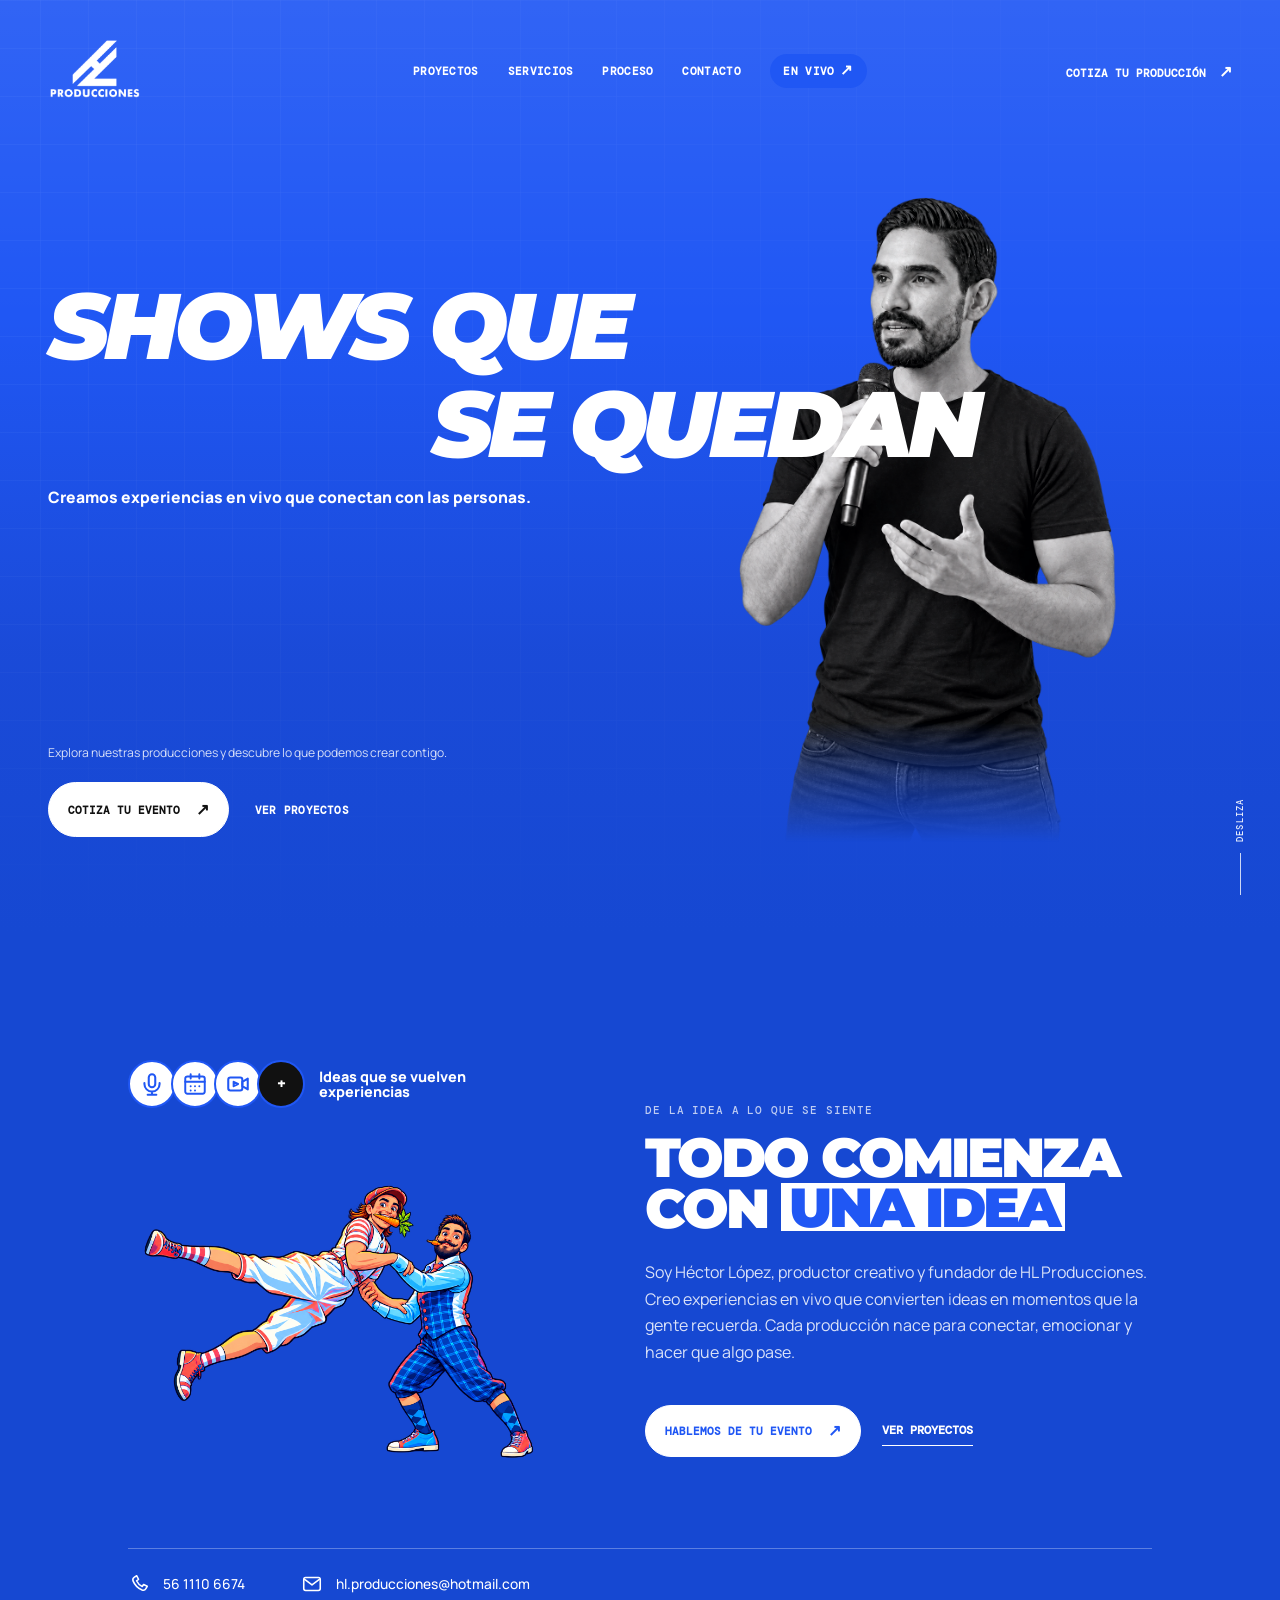
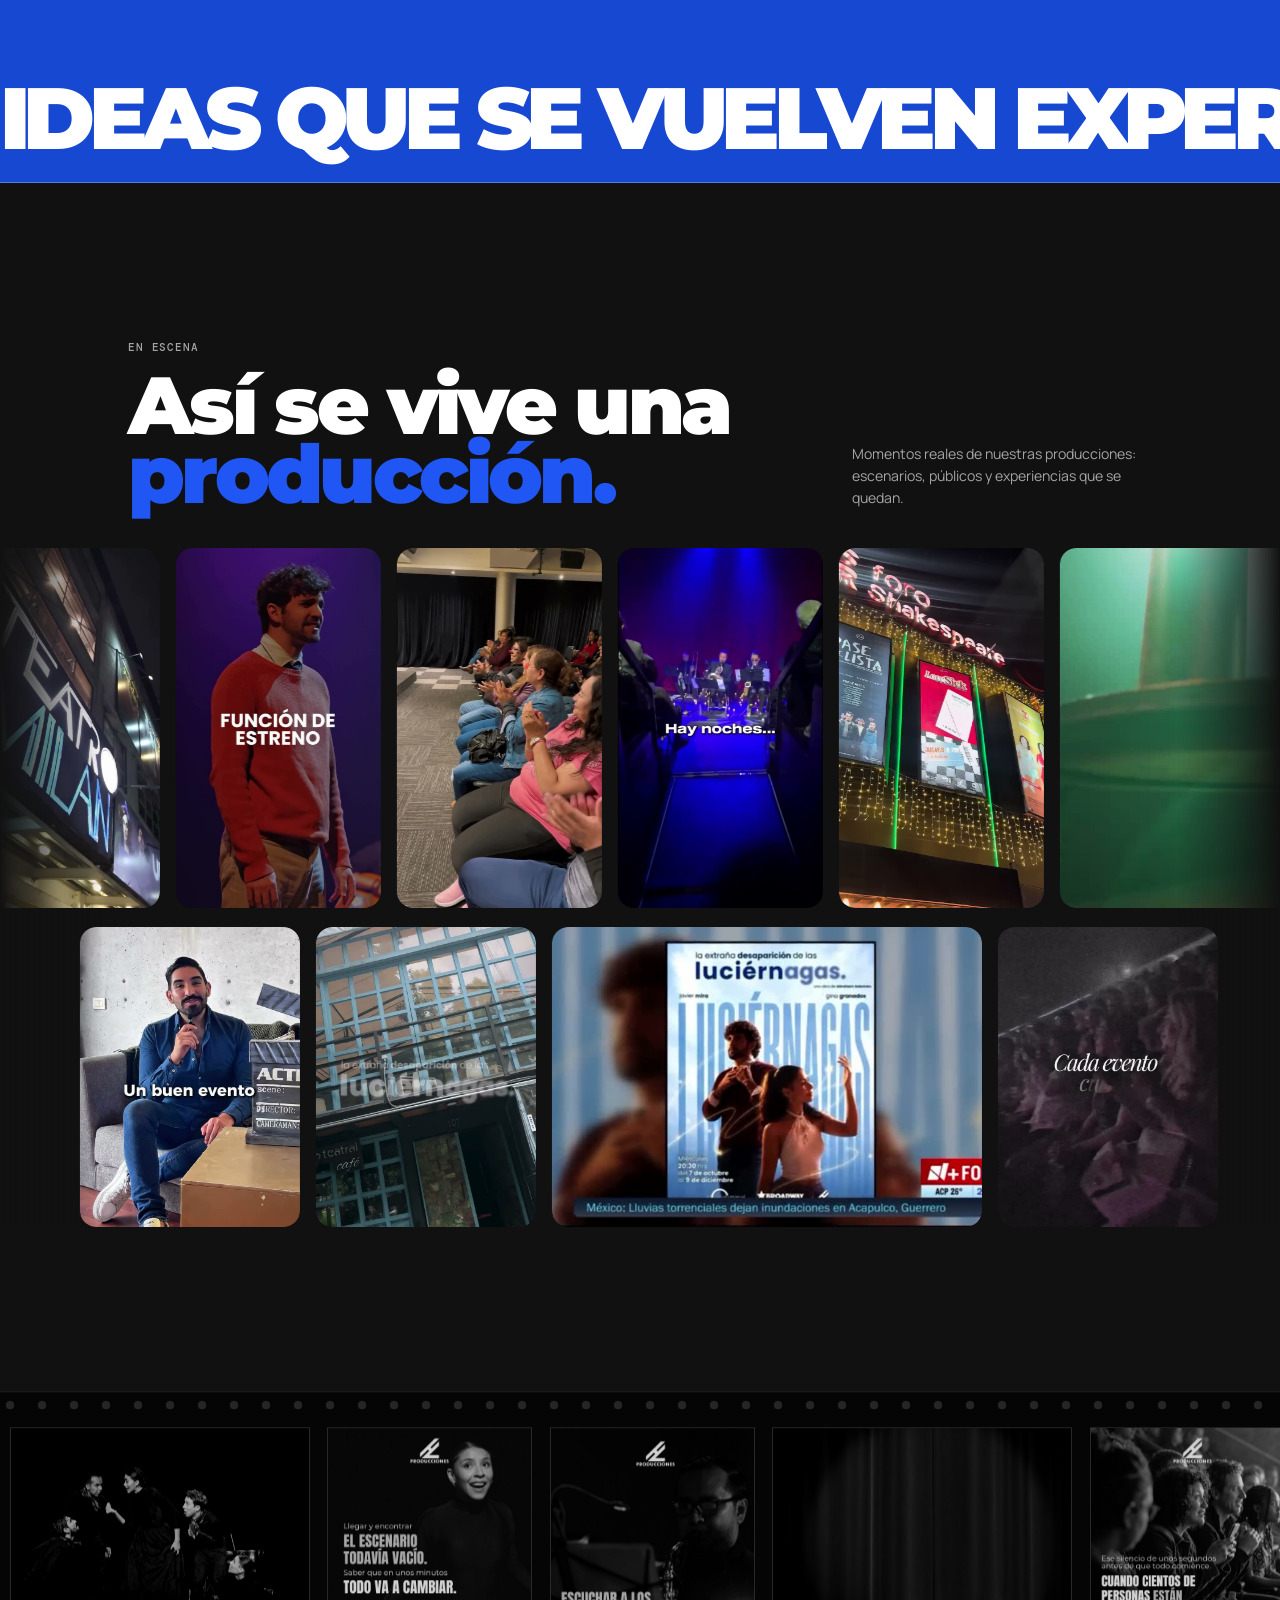
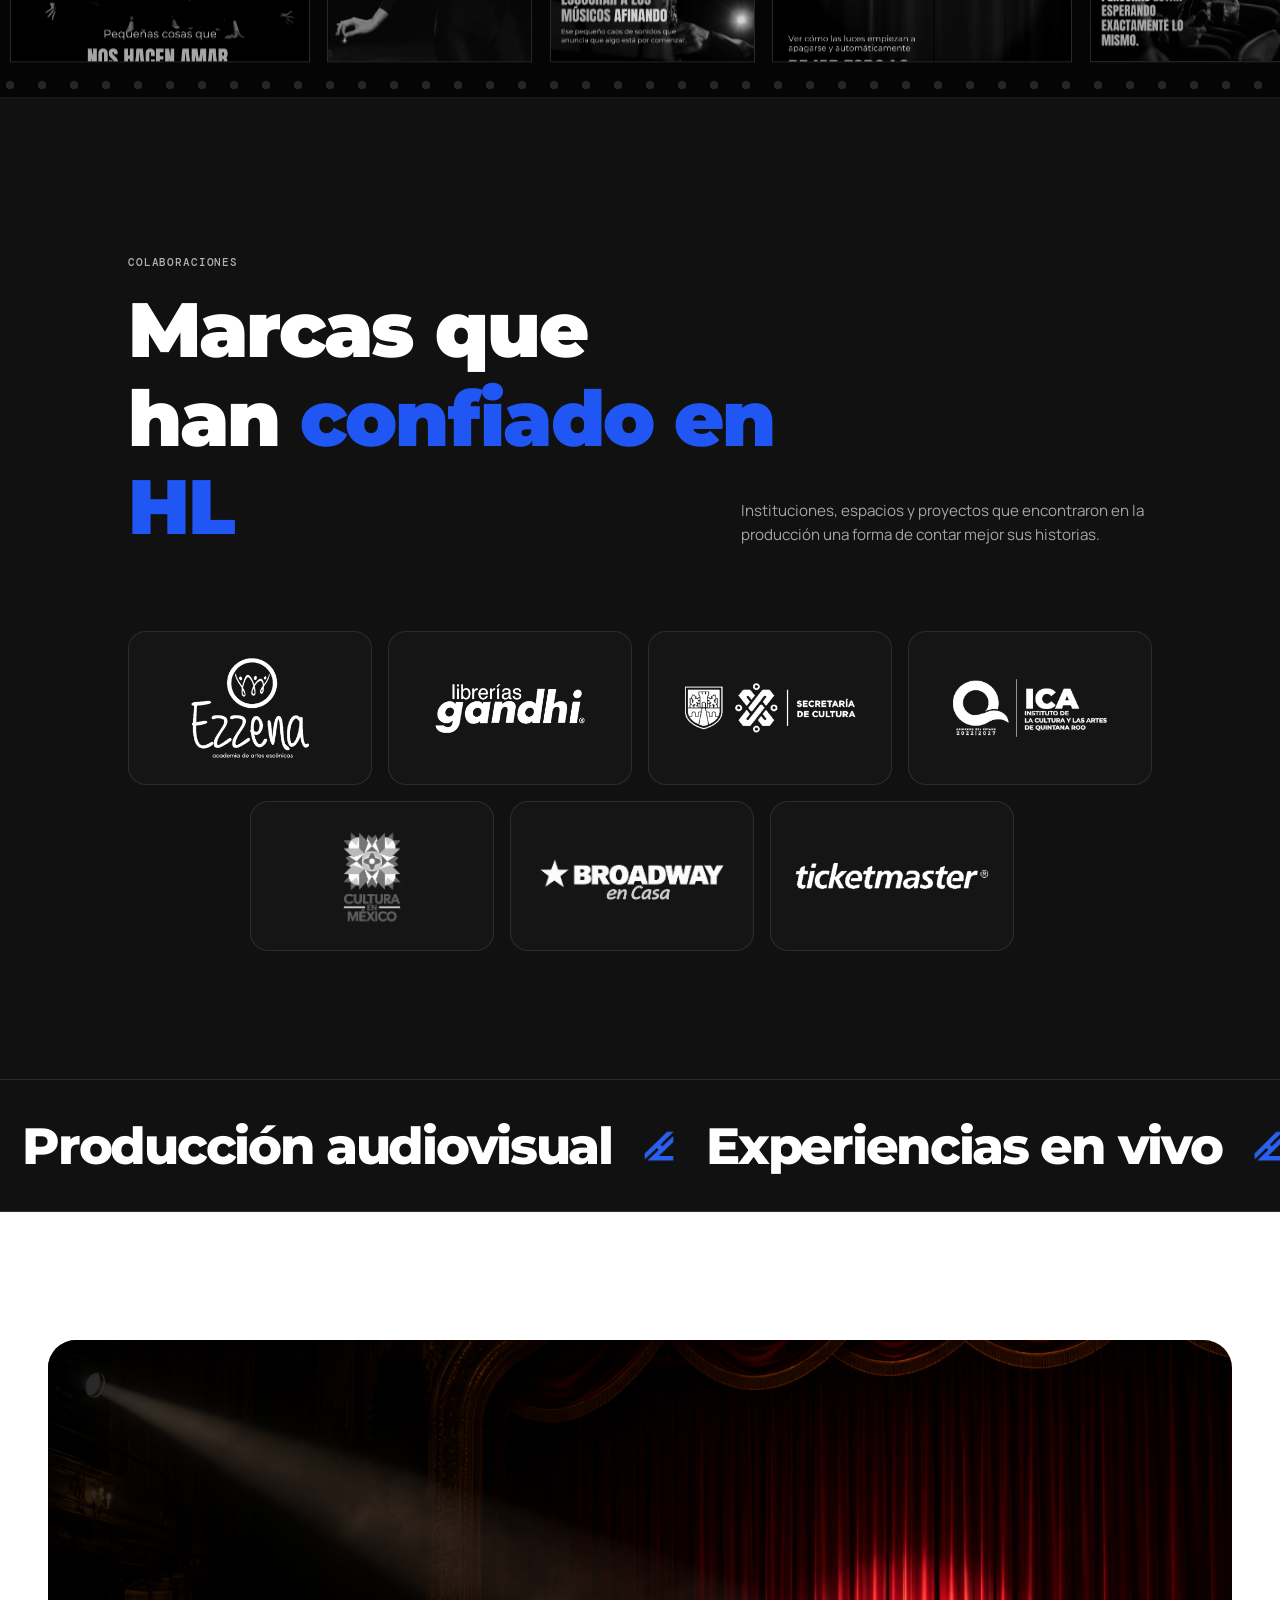
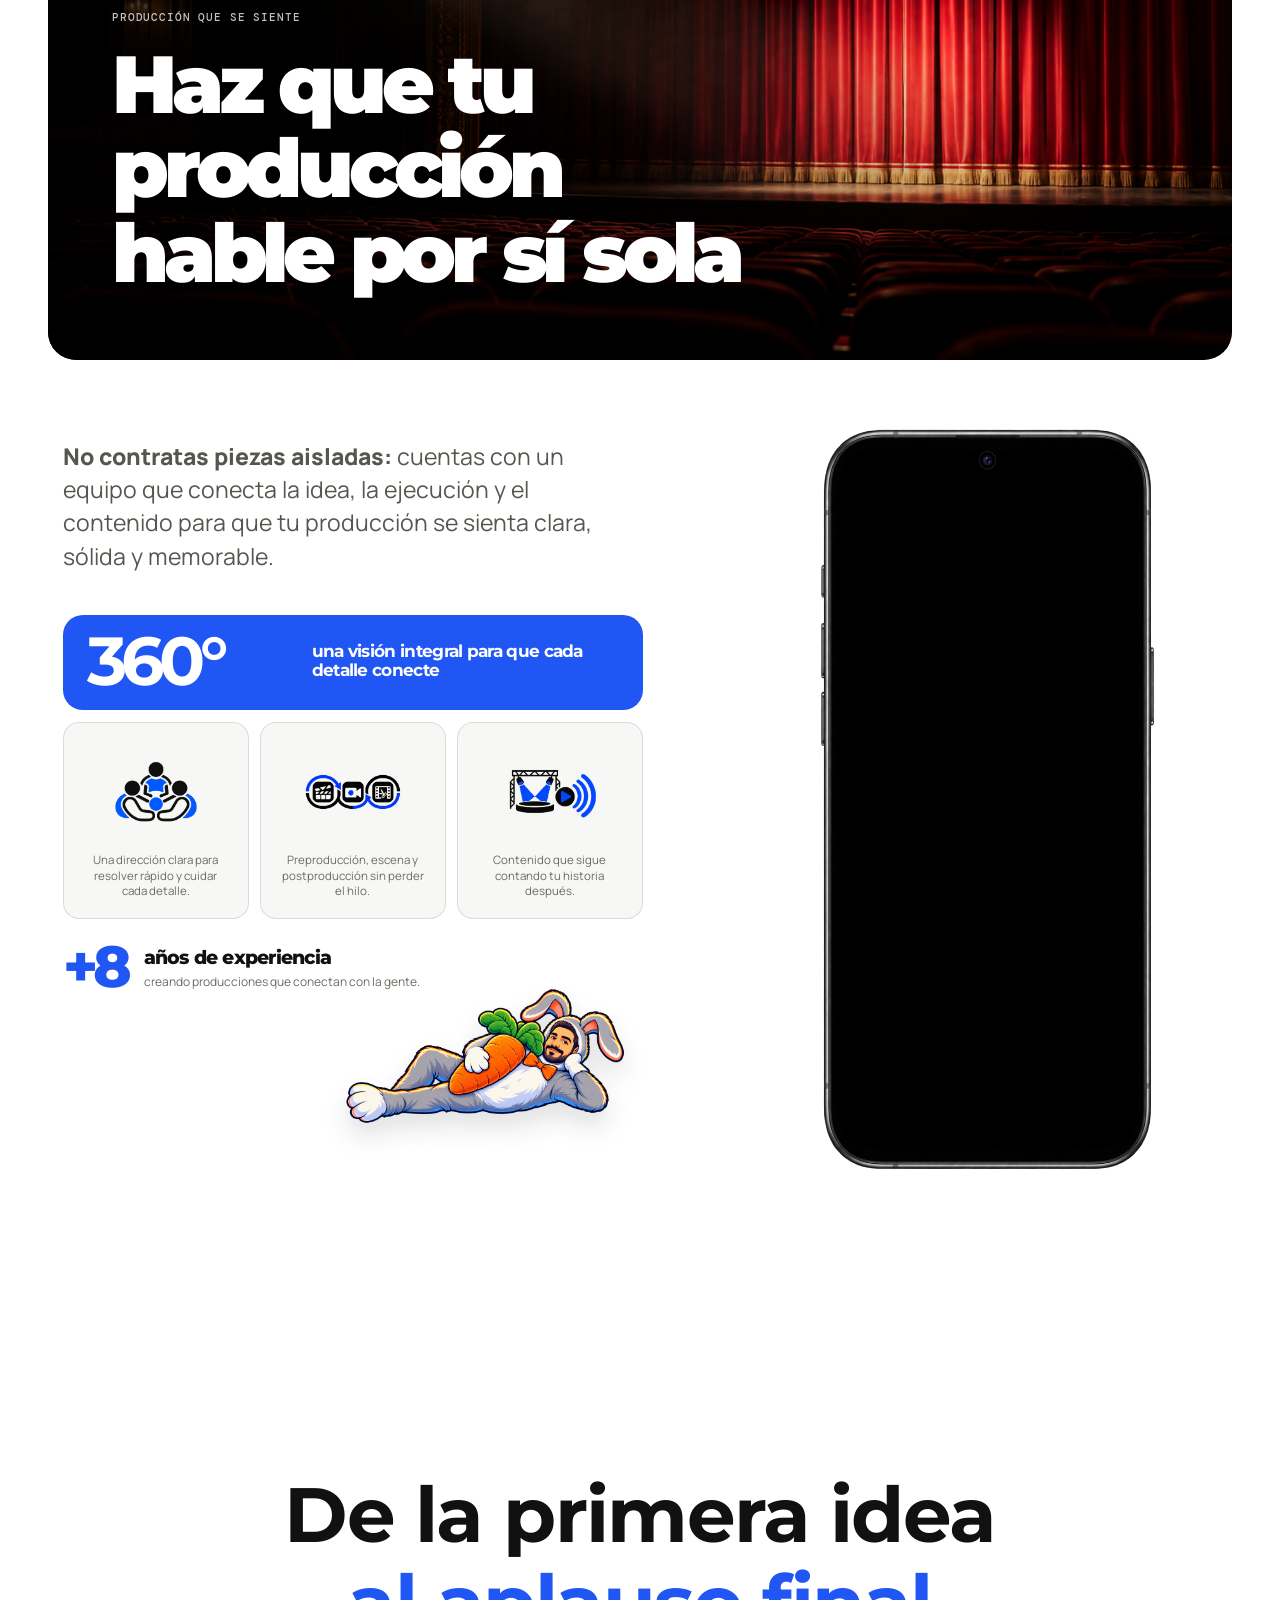
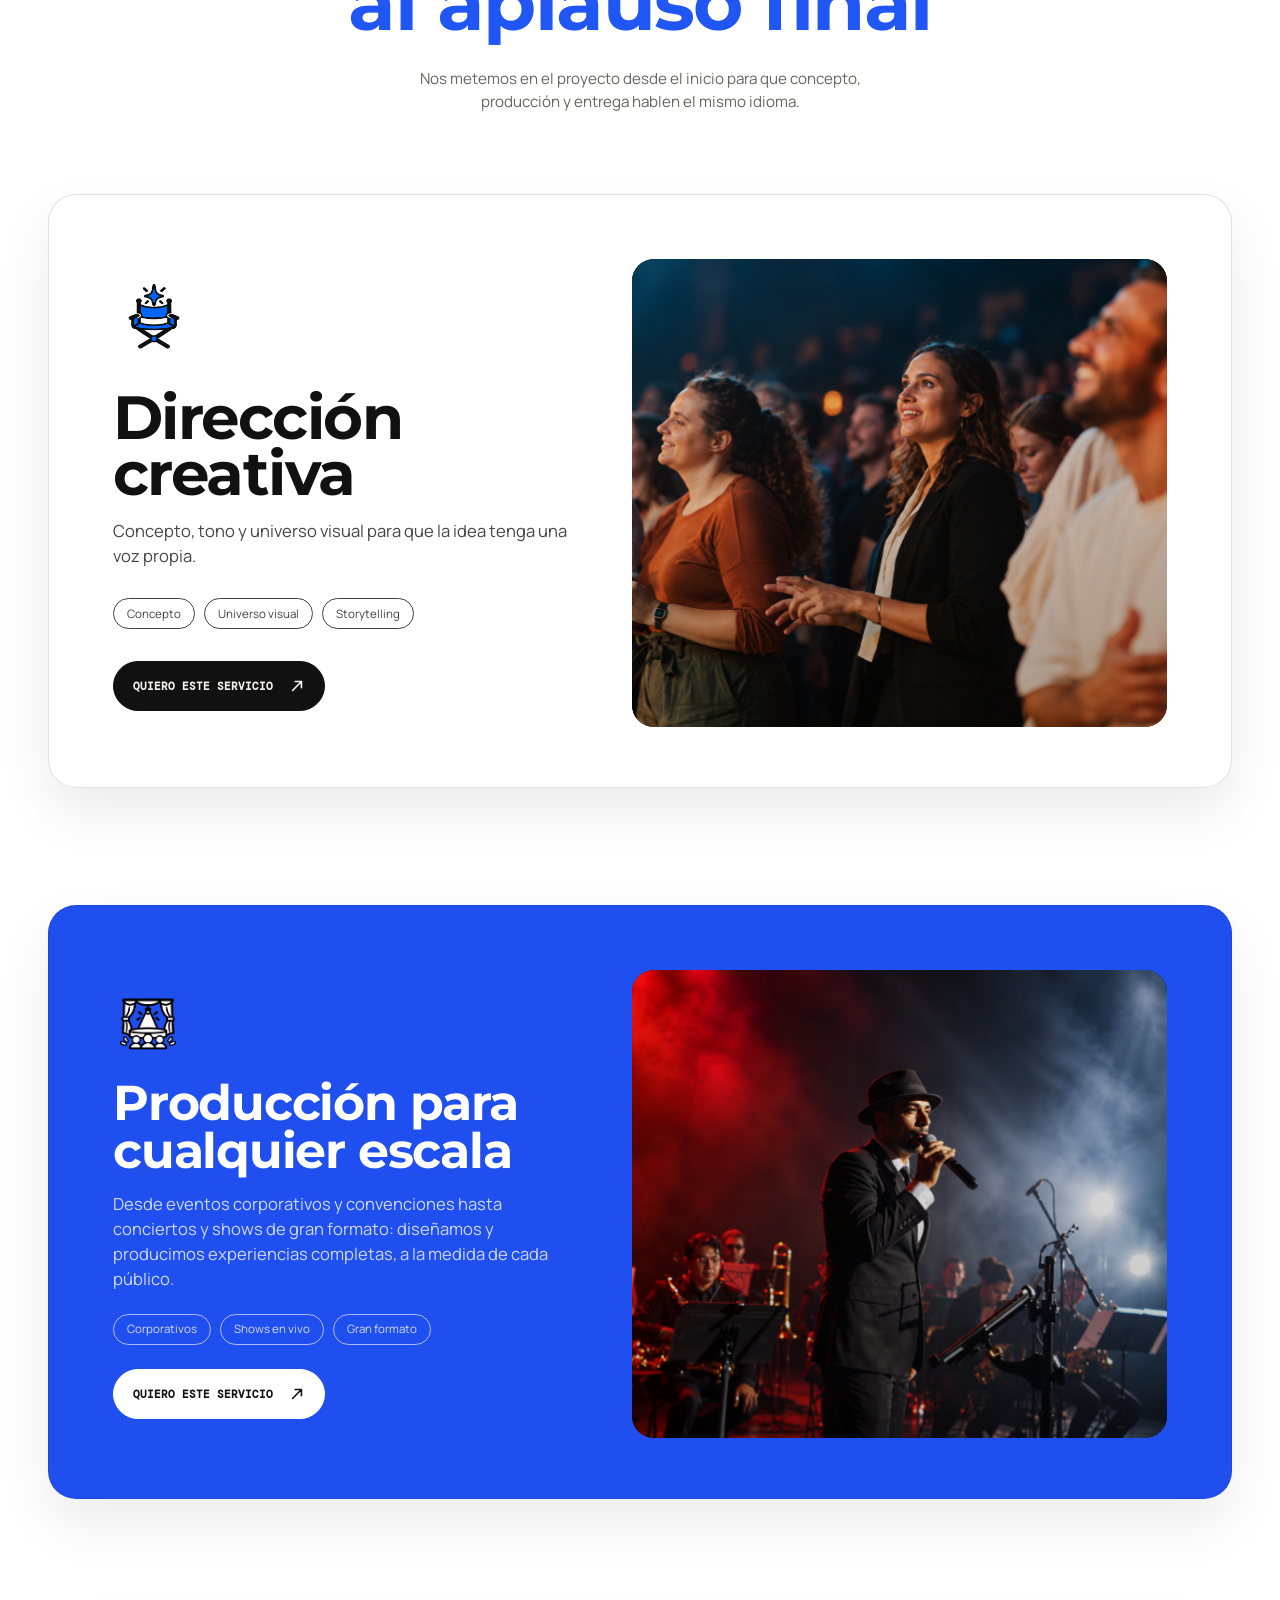
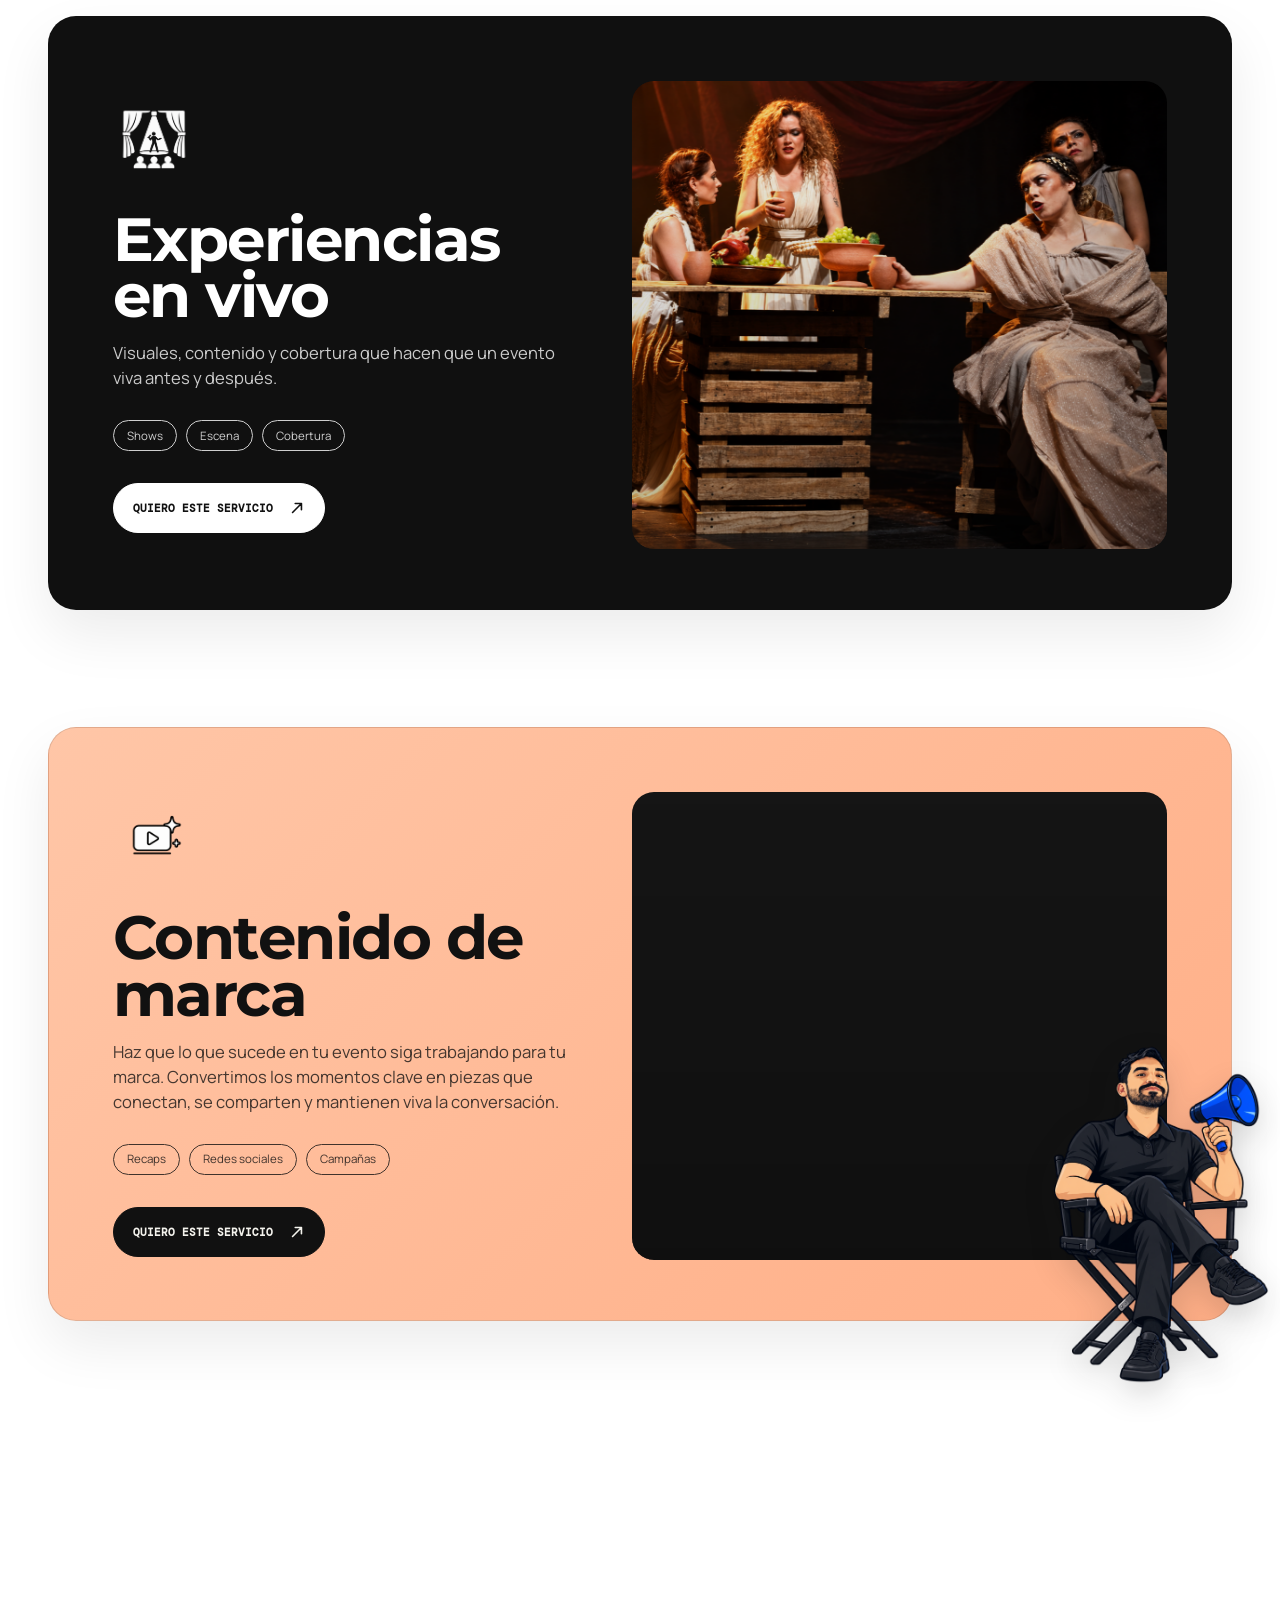
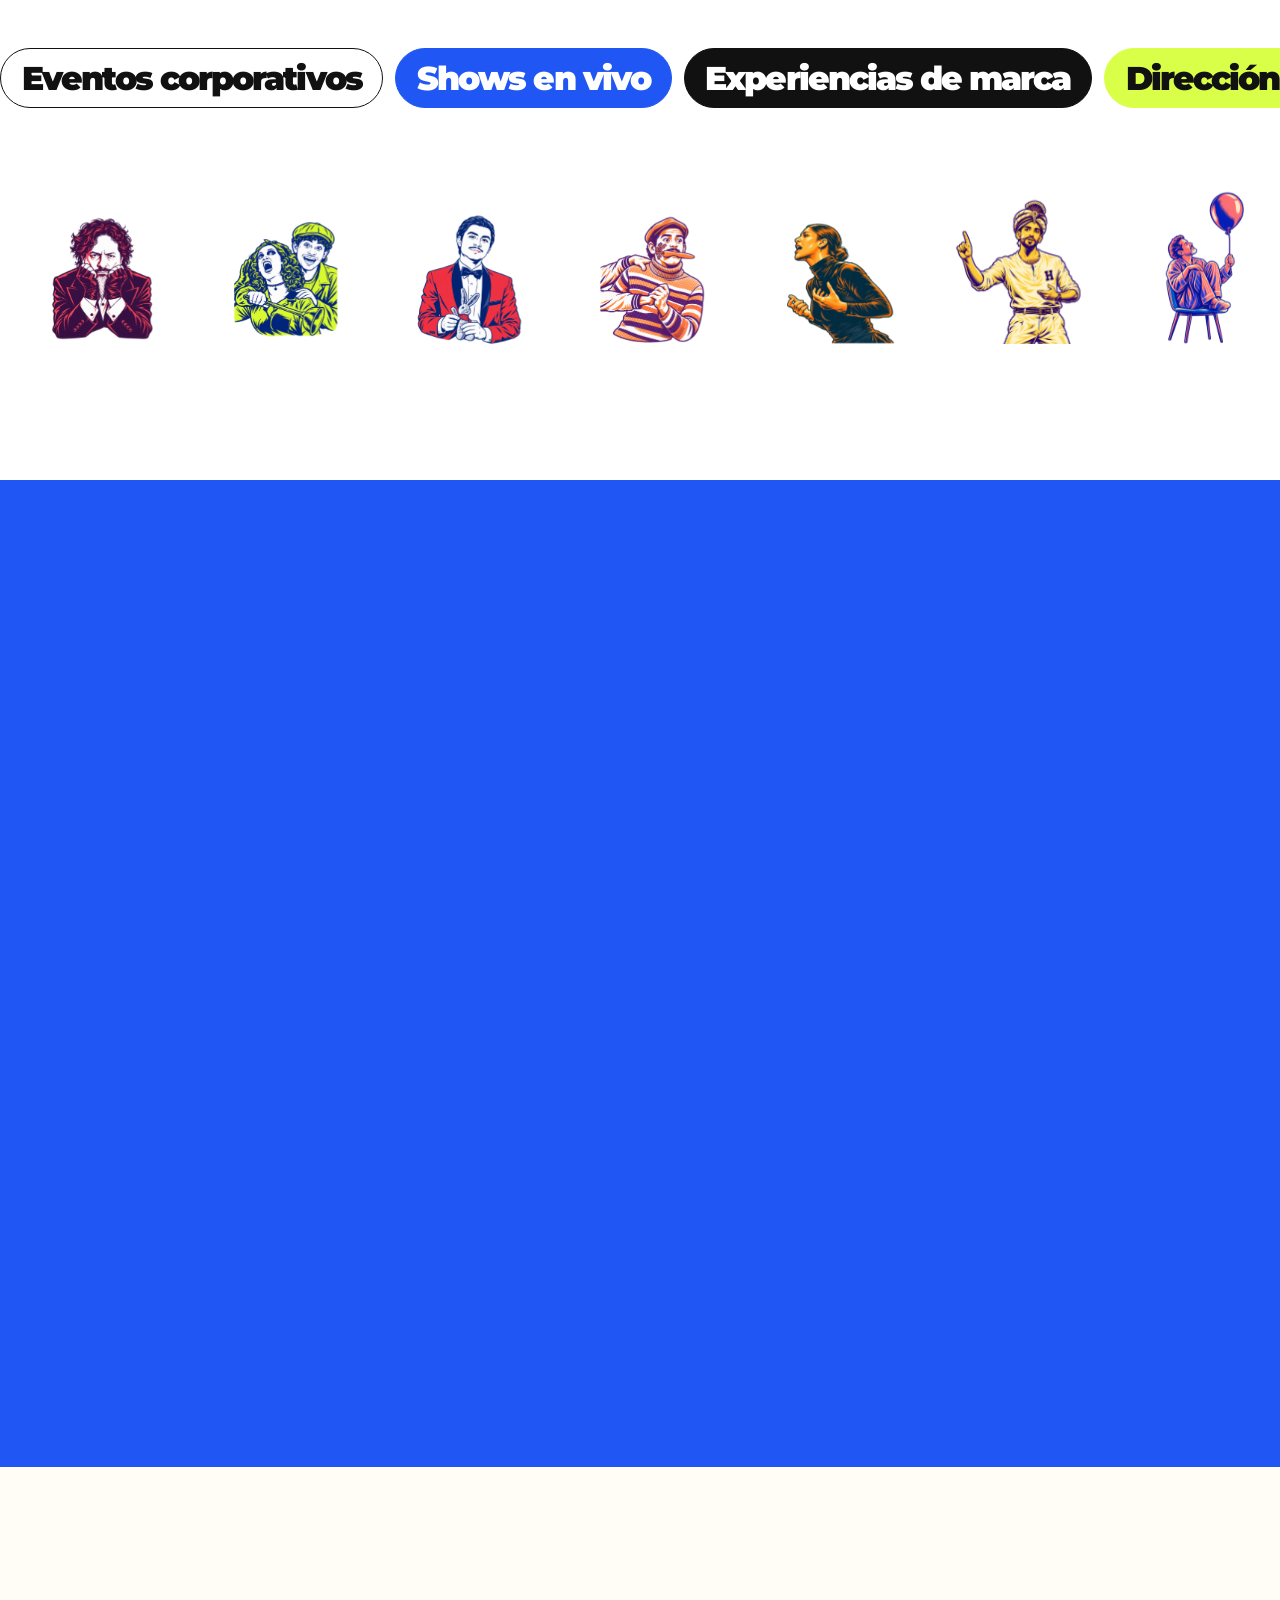
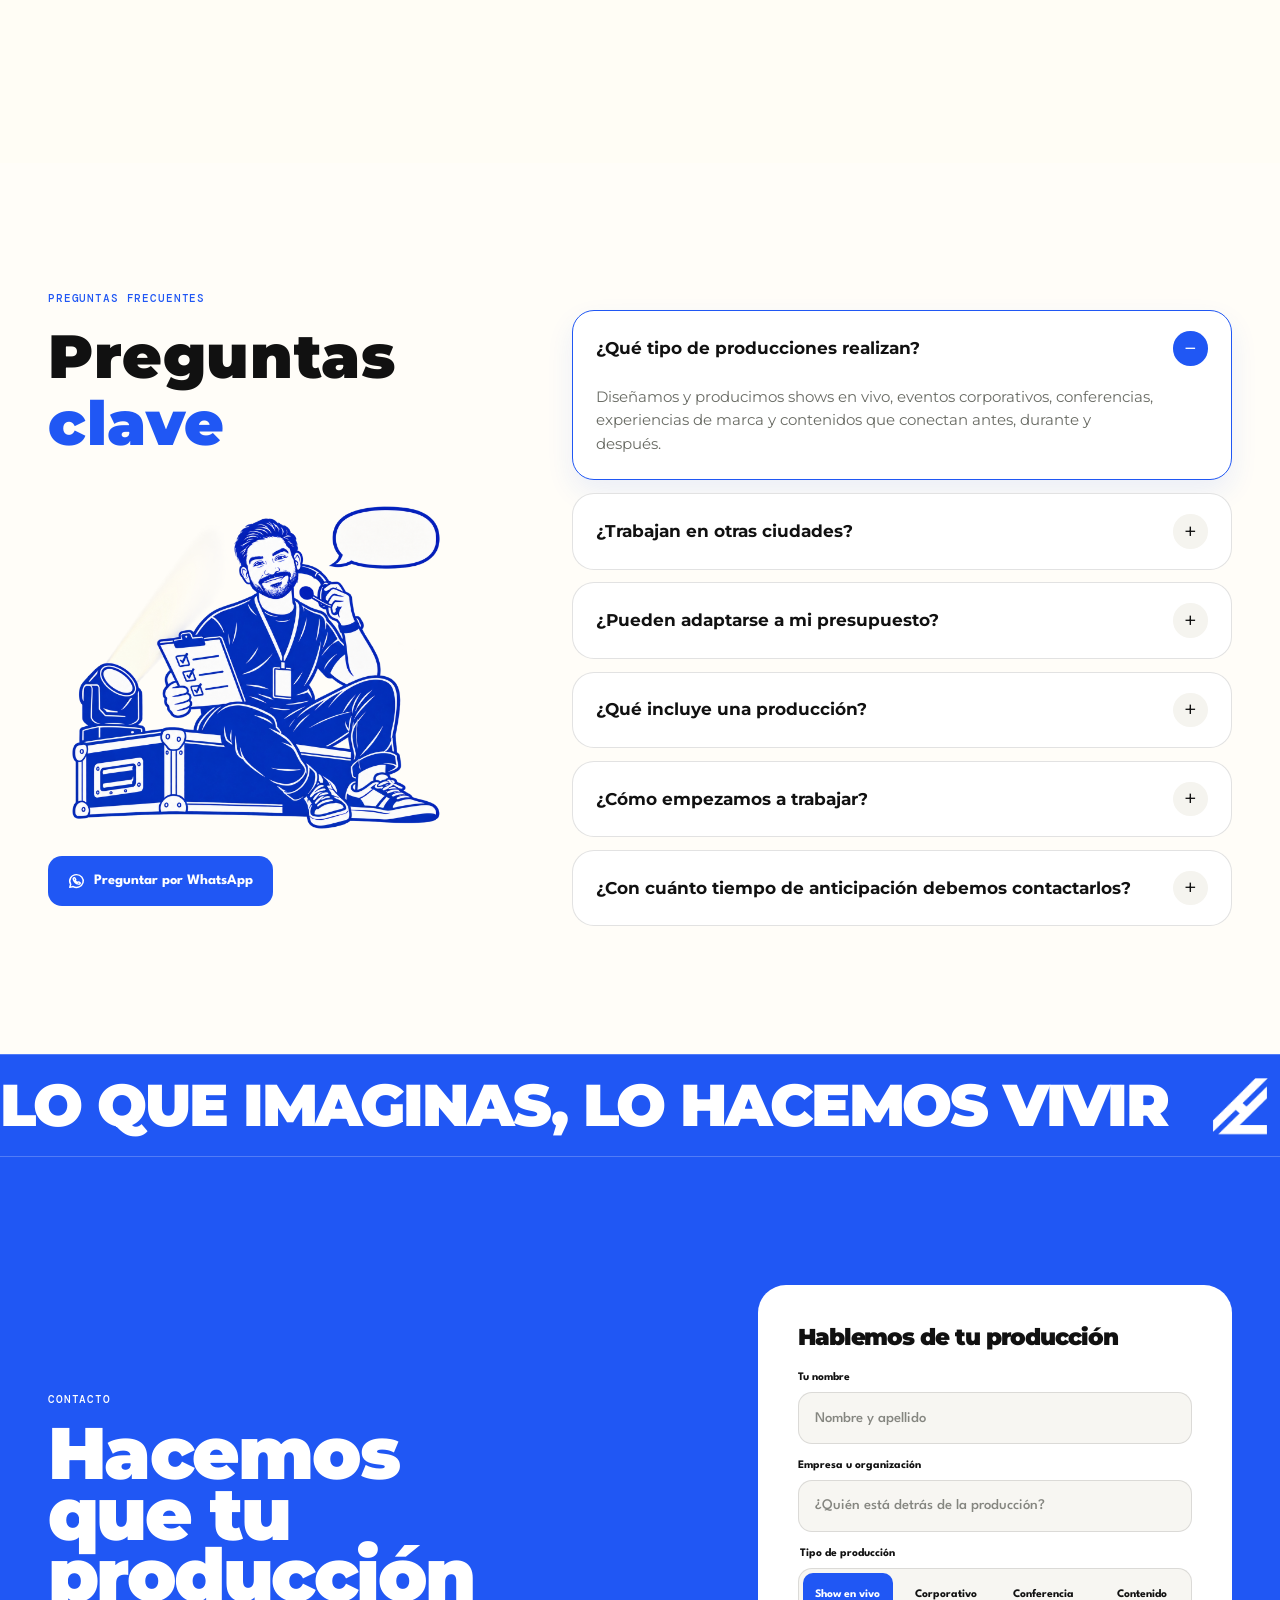
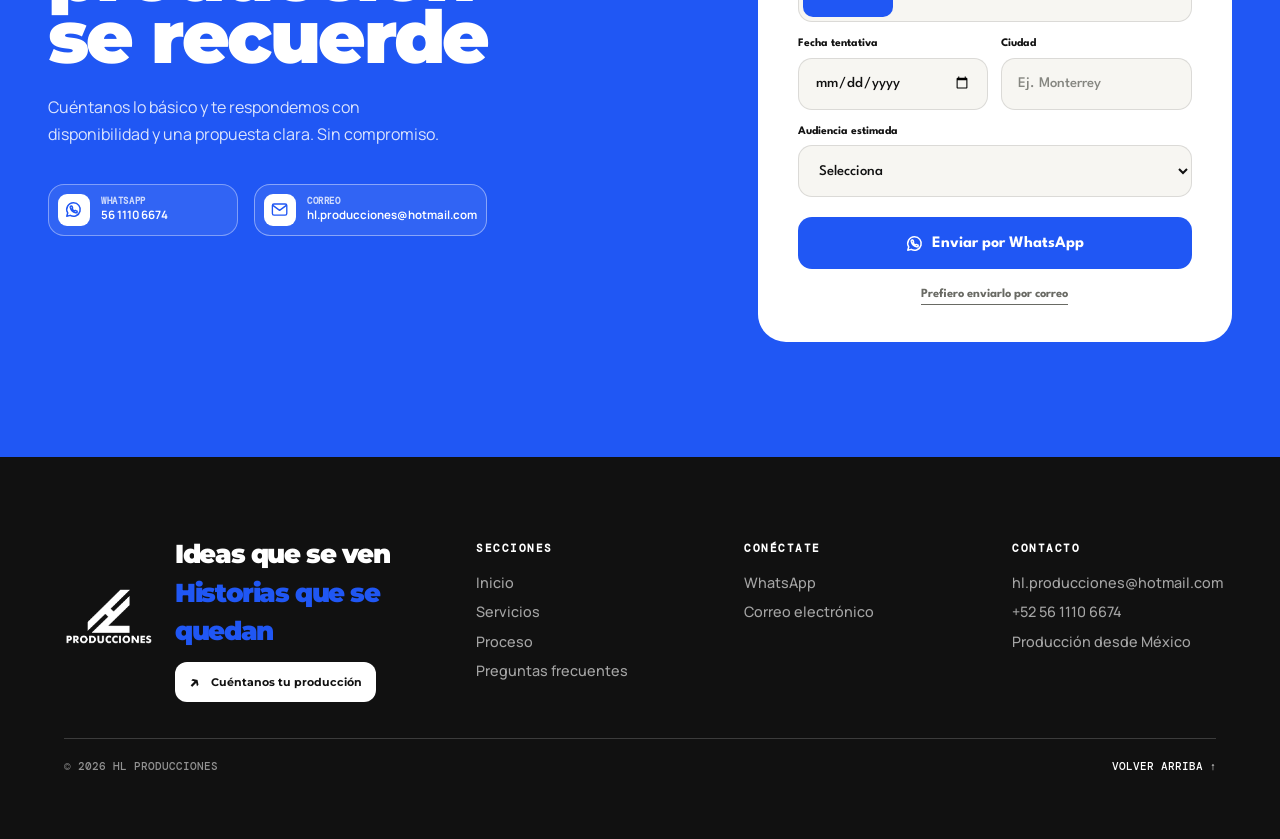
<file: index.html>
<!doctype html>
<html lang="es">
  <head>
    <meta charset="UTF-8" />
    <meta name="viewport" content="width=device-width, initial-scale=1.0" />
    <meta name="description" content="HL Producciones crea experiencias audiovisuales que hacen que las marcas se sientan vivas." />
    <title>HL Producciones — Hazlo visible</title>
    <link rel="canonical" href="https://hl-web-t8uk.onrender.com/" />
    <meta property="og:type" content="website" />
    <meta property="og:site_name" content="HL Producciones" />
    <meta property="og:title" content="HL Producciones — Hazlo visible" />
    <meta property="og:description" content="Experiencias en vivo, producciones y contenido que conectan." />
    <meta property="og:url" content="https://hl-web-t8uk.onrender.com/" />
    <meta property="og:image" content="https://hl-web-t8uk.onrender.com/assets/og-preview.svg?v=1" />
    <meta property="og:image:alt" content="HL Producciones — Ideas que se ven. Historias que se quedan." />
    <meta property="og:image:type" content="image/svg+xml" />
    <meta property="og:image:width" content="1200" />
    <meta property="og:image:height" content="630" />
    <meta name="twitter:card" content="summary_large_image" />
    <meta name="twitter:title" content="HL Producciones — Hazlo visible" />
    <meta name="twitter:description" content="Experiencias en vivo, producciones y contenido que conectan." />
    <meta name="twitter:image" content="https://hl-web-t8uk.onrender.com/assets/og-preview.svg?v=1" />
    <link rel="preconnect" href="https://fonts.googleapis.com" />
    <link rel="preconnect" href="https://fonts.gstatic.com" crossorigin />
    <link href="https://fonts.googleapis.com/css2?family=DM+Mono:wght@400;500&family=League+Spartan:wght@400;500;600;700;800;900&family=Manrope:wght@400;500;600;700;800&family=Montserrat:ital,wght@0,400;0,500;0,600;0,700;0,900;1,900&family=Space+Grotesk:wght@400;500;600;700&display=swap" rel="stylesheet" />
    <link rel="icon" href="favicon.svg?v=2" type="image/svg+xml" />
    <meta name="theme-color" content="#2057f4" />
    <link rel="stylesheet" href="styles.css?v=20261027-page-transition-5" />
  </head>
  <body>
    <div class="site-intro" data-site-intro role="status" aria-live="polite">
      <div class="site-intro-content">
        <div class="site-intro-mark" aria-hidden="true">HL</div>
        <p class="site-intro-label">HL experiencia cargando</p>
        <span class="site-intro-spinner" aria-hidden="true"></span>
      </div>
    </div>
    <a class="skip-link" href="#contenido">Saltar al contenido</a>
    <div class="grain" aria-hidden="true"></div>

    <header class="site-header" data-header>
      <a class="brand" href="hl-home.html" aria-label="HL Producciones, ir a Home">
        <img class="brand-logo" src="assets/hl-producciones-logo.png" alt="HL Producciones" />
      </a>

      <button class="menu-toggle" type="button" aria-expanded="false" aria-controls="main-nav">
        <span>Menú</span><b aria-hidden="true"></b>
      </button>

      <nav class="main-nav" id="main-nav" aria-label="Navegación principal">
        <a href="#trabajo">Proyectos</a>
        <a href="#servicios">Servicios</a>
        <a href="#proceso-hl">Proceso</a>
        <a href="#contacto">Contacto</a>
        <a class="main-nav-highlight" href="hl-home.html">En vivo <span aria-hidden="true">↗</span></a>
      </nav>

      <a class="header-cta" href="#contacto">Cotiza tu producción <span aria-hidden="true">↗</span></a>
    </header>

    <main id="contenido">
      <section class="hero section-shell" id="inicio">
        <video class="hero-video" autoplay muted loop playsinline preload="auto" aria-hidden="true">
          <source src="assets/hero-teatro-intro.mp4" type="video/mp4" />
        </video>
        <div class="hero-copy reveal">
          <p class="eyebrow"><span class="live-dot"></span> Producción de espectáculos / México</p>
          <h1><span class="hero-line">SHOWS QUE</span><span class="hero-line">SE QUEDAN</span></h1>
          <p class="hero-lede">Creamos experiencias en vivo que conectan con las personas.</p>
          <p class="hero-actions-note">Explora nuestras producciones y descubre lo que podemos crear contigo.</p>
          <div class="hero-actions">
            <a class="button button-primary" href="#contacto">Cotiza tu evento <span>↗</span></a>
            <a class="text-link" href="#trabajo">Ver proyectos</a>
          </div>
        </div>

        <div class="hero-stage reveal reveal-delay-1" aria-label="Héctor López, fundador de HL Producciones, hablando con un micrófono">
          <div class="stage-label stage-label-top">HL / 001 — LIVE PRODUCTION</div>
          <div class="hero-orbit orbit-one"></div>
          <div class="hero-orbit orbit-two"></div>
          <div class="hero-spark" aria-hidden="true"><span></span></div>
          <img class="hero-person" src="assets/hector-lopez-cutout.png" alt="Héctor López hablando con un micrófono" />
          <div class="stage-label stage-label-bottom">PRODUCE / CREATE / DELIVER</div>
          <div class="stage-cross" aria-hidden="true">+</div>
        </div>

        <div class="scroll-cue" aria-hidden="true"><span>Desliza</span><i></i></div>
      </section>

      <section class="statement section-shell reveal" id="manifiesto">
        <div class="statement-grid">
          <div class="statement-visual">
            <div class="statement-kicker">HL / 002 — EXPERIENCIAS</div>
            <div class="statement-proof" aria-label="Especialidades de HL Producciones">
              <div class="proof-list">
                <span aria-label="Experiencias en vivo">
                  <svg viewBox="0 0 24 24" aria-hidden="true"><title>Shows en vivo</title><path d="M12 3a3 3 0 0 0-3 3v6a3 3 0 0 0 6 0V6a3 3 0 0 0-3-3Z" /><path d="M5 11v1a7 7 0 0 0 14 0v-1M12 19v3M8 22h8" /></svg>
                </span>
                <span aria-label="Eventos en vivo">
                  <svg viewBox="0 0 24 24" aria-hidden="true"><title>Eventos</title><rect x="3" y="5" width="18" height="16" rx="2" /><path d="M8 3v4M16 3v4M3 10h18M8 14h.01M12 14h.01M16 14h.01M8 18h.01M12 18h.01" /></svg>
                </span>
                <span aria-label="Contenido audiovisual">
                  <svg viewBox="0 0 24 24" aria-hidden="true"><title>Contenido audiovisual</title><rect x="3" y="6" width="13" height="12" rx="2" /><path d="m16 10 5-3v10l-5-3zM8 10l4 2-4 2z" /></svg>
                </span>
                <strong aria-label="Más formatos">+</strong>
              </div>
              <p>Ideas que se vuelven experiencias</p>
            </div>
            <img src="assets/production-cartoon.png" alt="Ilustración de una producción teatral en movimiento" />
            <span class="statement-tag">PRODUCCIÓN / EN VIVO</span>
          </div>
          <div class="statement-side">
            <div class="section-kicker">DE LA IDEA A LO QUE SE SIENTE</div>
            <h2>TODO COMIENZA<br />CON <strong>UNA IDEA</strong></h2>
            <p>Soy Héctor López, productor creativo y fundador de HL Producciones. Creo experiencias en vivo que convierten ideas en momentos que la gente recuerda. Cada producción nace para conectar, emocionar y hacer que algo pase.</p>
            <div class="statement-actions">
              <a class="button statement-button" href="#contacto">Hablemos de tu evento <span aria-hidden="true">↗</span></a>
              <a class="statement-link" href="#trabajo">Ver proyectos</a>
            </div>
          </div>
        </div>
        <div class="statement-contact" aria-label="Contacto directo">
          <a class="statement-contact-item" href="tel:+525611106674">
            <svg viewBox="0 0 24 24" aria-hidden="true"><path d="M7 4.5 9.5 3l2 4-2.2 1.5a13 13 0 0 0 6.2 6.2L17 12.5l4 2-1.5 2.5c-.8 1.4-2.6 2-4.1 1.5A18 18 0 0 1 5.5 8.6C5 7.1 5.6 5.3 7 4.5Z" /></svg>
            <span>56 1110 6674</span>
          </a>
          <a class="statement-contact-item" href="#" data-copy-email="hl.producciones@hotmail.com" aria-label="Copiar correo de HL Producciones">
            <svg viewBox="0 0 24 24" aria-hidden="true"><rect x="3" y="5" width="18" height="14" rx="2" /><path d="m4 7 8 6 8-6" /></svg>
            <span>hl.producciones@hotmail.com</span>
          </a>
        </div>
        <section class="marquee statement-marquee" aria-label="Manifiesto en movimiento">
          <div class="marquee-track">
            <span>IDEAS QUE SE VUELVEN EXPERIENCIAS</span><img src="assets/hector-marquee.png" alt="" aria-hidden="true" />
            <span>PRODUCCIONES EN VIVO</span><img src="assets/hector-marquee.png" alt="" aria-hidden="true" />
            <span>MOMENTOS QUE SE QUEDAN</span><img src="assets/hector-marquee.png" alt="" aria-hidden="true" />
            <span>IDEAS QUE SE VUELVEN EXPERIENCIAS</span><img src="assets/hector-marquee.png" alt="" aria-hidden="true" />
            <span>PRODUCCIONES EN VIVO</span><img src="assets/hector-marquee.png" alt="" aria-hidden="true" />
            <span>MOMENTOS QUE SE QUEDAN</span><img src="assets/hector-marquee.png" alt="" aria-hidden="true" />
          </div>
        </section>
      </section>

      <section class="projects-breathing-space" aria-hidden="true"></section>

      <section class="work section-shell" id="trabajo">
        <div class="section-heading reveal">
          <div>
            <div class="section-kicker">EN ESCENA</div>
            <h2>Así se vive una<br /><em>producción.</em></h2>
          </div>
          <p>Momentos reales de nuestras producciones: escenarios, públicos y experiencias que se quedan.</p>
        </div>

        <div class="project-reels" data-scroll-direction="down">
          <div class="project-reel project-reel-top" aria-label="Proyectos destacados, primera fila">
            <div class="project-reel-track">
              <article class="project-card project-video-card reveal" data-category="brand">
                <div class="project-media media-video">
                  <video
                    src="assets/urinetownmx_hl_video.mp4"
                    data-autoplay
                    muted
                    loop
                    playsinline
                    preload="none"
                    aria-label="Video de Urinetown MX"
                  ></video>
                </div>
                <div class="project-meta project-video-meta"><div><h3><strong>URINETOWN</strong> <span>CDMX</span></h3></div></div>
              </article>
              <article class="project-card project-video-card reveal reveal-delay-1" data-category="live">
                <div class="project-media media-video">
                  <video
                    src="assets/ig_luciernagas_desaparicion_hl_video.mp4"
                    data-autoplay
                    muted
                    loop
                    playsinline
                    preload="none"
                    aria-label="Video de La extraña desaparición de las luciérnagas"
                  ></video>
                </div>
                <div class="project-meta project-video-meta"><div><h3><strong>LA EXTRAÑA DESAPARICIÓN DE LAS LUCIÉRNAGAS</strong> <span>CDMX</span></h3></div></div>
              </article>
              <article class="project-card project-video-card reveal reveal-delay-2" data-category="live">
                <div class="project-media media-video">
                  <video
                    src="assets/ig_eventos_gandhi_hl_001_video.mp4"
                    data-autoplay
                    muted
                    loop
                    playsinline
                    preload="none"
                    aria-label="Evento para Librerías Gandhi en Ciudad de México"
                  ></video>
                </div>
                <div class="project-meta project-video-meta"><div><h3><strong>GANDHI / UNA EXPERIENCIA ENTRE LIBROS</strong> <span>CDMX</span></h3></div></div>
              </article>
              <article class="project-card project-video-card reveal" data-category="live">
                <div class="project-media media-video">
                  <video
                    src="assets/ig_hl_producciones_bigband_hl_001_video.mp4"
                    data-autoplay
                    muted
                    loop
                    playsinline
                    preload="none"
                    aria-label="Presentación de Big Band Blue Catz"
                  ></video>
                </div>
                <div class="project-meta project-video-meta"><div><h3><strong>BIG BAND BLUE CATZ / JAZZ QUE ENCIENDE LA NOCHE</strong> <span>LIVE</span></h3></div></div>
              </article>
              <article class="project-card project-video-card reveal reveal-delay-1" data-category="brand">
                <div class="project-media media-video">
                  <video
                    src="assets/ig_lovesick_cdmx_hl_001_video.mp4"
                    data-autoplay
                    muted
                    loop
                    playsinline
                    preload="none"
                    aria-label="Producción LoveSICK en Ciudad de México"
                  ></video>
                </div>
                <div class="project-meta project-video-meta"><div><h3><strong>LOVESICK / UNA HISTORIA QUE DUELE BONITO</strong> <span>CDMX</span></h3></div></div>
              </article>
              <article class="project-card project-video-card project-wide-video-card reveal reveal-delay-2" data-category="live">
                <div class="project-media media-video">
                  <video
                    src="assets/ig_lospayasos_que_le_faltan_a_la_luna_hl_001_video.mp4"
                    data-autoplay
                    muted
                    loop
                    playsinline
                    preload="none"
                    aria-label="Los payasos que le faltan a la luna, con Hectorazzo y Paolinho"
                  ></video>
                </div>
                <div class="project-meta project-video-meta project-artist-meta"><div><h3><strong>HEecToRAzzO Y PaoLINHo</strong> <span>CDMX</span></h3></div></div>
              </article>
              <article class="project-card project-video-card reveal" data-category="live">
                <div class="project-media media-video">
                  <video
                    src="assets/ig_incognito_hl_001_video.mp4"
                    data-autoplay
                    muted
                    loop
                    playsinline
                    preload="none"
                    aria-label="Producción Incógnito en Ciudad de México"
                  ></video>
                </div>
                <div class="project-meta project-video-meta"><div><h3><strong>INCÓGNITO</strong> <span>CDMX</span></h3></div></div>
              </article>
              <article class="project-card project-video-card reveal reveal-delay-1" data-category="live">
                <div class="project-media media-video">
                  <video
                    src="assets/ig_regla_de_3_hl_001_video.mp4"
                    data-autoplay
                    muted
                    loop
                    playsinline
                    preload="none"
                    aria-label="Producción Regla de 3 en Ciudad de México"
                  ></video>
                </div>
                <div class="project-meta project-video-meta"><div><h3><strong>REGLA DE 3</strong> <span>CDMX</span></h3></div></div>
              </article>
              <article class="project-card project-video-card project-wide-video-card reveal" data-category="live">
                <div class="project-media media-video">
                  <video
                    src="assets/ig_yahualli_hl_video.mp4"
                    data-autoplay
                    muted
                    loop
                    playsinline
                    preload="none"
                    aria-label="Producción YAHUALLI en Ciudad de México"
                  ></video>
                </div>
                <div class="project-meta project-video-meta"><div><h3><strong>YAHUALLI</strong> <span>CDMX</span></h3></div></div>
              </article>
            </div>
          </div>
          <div class="project-reel project-reel-bottom" aria-label="Proyectos destacados, segunda fila">
            <div class="project-reel-track">
              <article class="project-card project-press-video-card reveal" data-category="brand">
                <div class="project-media media-video">
                  <video
                    src="https://github.com/galblozada-afk/HL-web/releases/download/v1.0.0/ig_popcomunicacion_comunicacionhl_001_video.mp4"
                    data-autoplay
                    muted
                    loop
                    playsinline
                    preload="none"
                    aria-label="Comunicación y prensa de HL Producciones"
                  ></video>
                </div>
                <div class="project-meta project-video-meta"><div><h3><strong>COMUNICACIÓN QUE CONECTA</strong> <span>PRENSA</span></h3></div></div>
              </article>
              <article class="project-card project-press-video-card reveal reveal-delay-1" data-category="live">
                <div class="project-media media-video">
                  <video
                    src="https://github.com/galblozada-afk/HL-web/releases/download/v1.0.0/ig_popcomunicacion_yahuali_hl_001_video.mp4"
                    data-autoplay
                    muted
                    loop
                    playsinline
                    preload="none"
                    aria-label="YAHUALLI en el programa Aquí Nomás"
                  ></video>
                </div>
                <div class="project-meta project-video-meta"><div><h3><strong>YAHUALLI EN AQUÍ NOMÁS</strong> <span>COMUNICACIÓN</span></h3></div></div>
              </article>
              <article class="project-card project-vertical-press-card reveal reveal-delay-2" data-category="editorial">
                <div class="project-media media-video">
                  <video
                    src="assets/ig_alas_rotas_making_of_hl_001_video.mp4"
                    data-autoplay
                    muted
                    loop
                    playsinline
                    preload="none"
                    aria-label="Making of de la producción Alas Rotas"
                  ></video>
                </div>
                <div class="project-meta project-video-meta"><div><h3><strong>ALAS ROTAS / DETRÁS DE ESCENA</strong> <span>MAKING OF</span></h3></div></div>
              </article>
              <article class="project-card project-vertical-press-card reveal" data-category="brand">
                <div class="project-media media-video">
                  <video
                    src="assets/ig_lovesick_anuncio_temporada_hl_video.mp4"
                    data-autoplay
                    muted
                    loop
                    playsinline
                    preload="none"
                    aria-label="Anuncio de temporada de LoveSICK"
                  ></video>
                </div>
                <div class="project-meta project-video-meta"><div><h3><strong>LOVESICK / ANUNCIO DE TEMPORADA</strong> <span>COMUNICACIÓN</span></h3></div></div>
              </article>
              <article class="project-card project-vertical-press-card reveal reveal-delay-1" data-category="brand">
                <div class="project-media media-video">
                  <video
                    src="assets/ig_creamos_experiencias_hl_video.mp4"
                    data-autoplay
                    muted
                    loop
                    playsinline
                    preload="none"
                    aria-label="Video institucional Creamos experiencias"
                  ></video>
                </div>
                <div class="project-meta project-video-meta"><div><h3><strong>CREAMOS EXPERIENCIAS</strong> <span>PRODUCCIÓN</span></h3></div></div>
              </article>
              <article class="project-card project-vertical-press-card reveal reveal-delay-2" data-category="editorial">
                <div class="project-media media-video">
                  <video
                    src="assets/ig_luciernagas_desaparicion_making_of_001_video.mp4"
                    data-autoplay
                    muted
                    loop
                    playsinline
                    preload="none"
                    aria-label="Making of de La extraña desaparición de las luciérnagas"
                  ></video>
                </div>
                <div class="project-meta project-video-meta"><div><h3><strong>LA EXTRAÑA DESAPARICIÓN DE LAS LUCIÉRNAGAS</strong> <span>MAKING OF</span></h3></div></div>
              </article>
              <article class="project-card project-press-wide-card reveal" data-category="editorial">
                <div class="project-media media-video">
                  <video
                    src="assets/ig_luciernagas_cobertura_nmas_televisa_001_video.mp4"
                    data-autoplay
                    muted
                    loop
                    playsinline
                    preload="none"
                    aria-label="Cobertura de La extraña desaparición de las luciérnagas para N más y Televisa Espectáculos"
                  ></video>
                </div>
                <div class="project-meta project-video-meta"><div><h3><strong>LUCIÉRNAGAS EN N+ Y TELEVISA ESPECTÁCULOS</strong> <span>PRENSA</span></h3></div></div>
              </article>
              <article class="project-card project-vertical-press-card reveal reveal-delay-1" data-category="brand">
                <div class="project-media media-video">
                  <video
                    src="assets/ig_catalogo_producciones_hl_video.mp4"
                    data-autoplay
                    muted
                    loop
                    playsinline
                    preload="none"
                    aria-label="Catálogo de producciones de HL Producciones"
                  ></video>
                </div>
                <div class="project-meta project-video-meta"><div><h3><strong>CATÁLOGO DE PRODUCCIONES</strong> <span>PORTAFOLIO</span></h3></div></div>
              </article>
            </div>
          </div>
        </div>
      </section>

      <section class="production-filmstrip" aria-label="Banco visual de producciones">
        <div class="production-filmstrip-track">
          <figure class="film-frame film-frame-wide"><img src="assets/film-frame-01.png" alt="Producción en escena" /></figure>
          <figure class="film-frame"><img src="assets/film-frame-02.png" alt="Actuación en vivo" /></figure>
          <figure class="film-frame"><img src="assets/film-frame-03.png" alt="Ensayo de producción" /></figure>
          <figure class="film-frame film-frame-wide"><img src="assets/film-frame-04.png" alt="Escena teatral" /></figure>
          <figure class="film-frame"><img src="assets/film-frame-05.png" alt="Público durante una función" /></figure>
          <figure class="film-frame"><img src="assets/film-frame-06.png" alt="Músico en escena" /></figure>
          <figure class="film-frame film-frame-wide"><img src="assets/film-frame-07.png" alt="Teatro y producción en vivo" /></figure>
          <figure class="film-frame"><img src="assets/film-frame-08.png" alt="Escenario iluminado" /></figure>
          <figure class="film-frame"><img src="assets/film-frame-09.png" alt="Artistas antes de salir a escena" /></figure>
          <figure class="film-frame film-frame-wide"><img src="assets/film-frame-10.png" alt="Momento de una función" /></figure>
          <figure class="film-frame"><img src="assets/film-frame-11.png" alt="Actor en escena" /></figure>
          <figure class="film-frame"><img src="assets/film-frame-12.png" alt="Preparación detrás del escenario" /></figure>
          <figure class="film-frame film-frame-wide"><img src="assets/film-frame-13.png" alt="Público disfrutando una función" /></figure>
          <figure class="film-frame"><img src="assets/film-frame-14.png" alt="Escenario listo para comenzar" /></figure>
        </div>
      </section>

      <section class="collaborations section-shell reveal" id="colaboraciones">
        <div class="collaborations-heading">
          <div>
            <div class="section-kicker">COLABORACIONES</div>
            <h2>Marcas que<br /><span class="collaborations-title-line">han <em>confiado en</em></span><br /><em>HL</em></h2>
          </div>
          <p>Instituciones, espacios y proyectos que encontraron en la producción una forma de contar mejor sus historias.</p>
        </div>
        <div class="collaborations-grid" aria-label="Organizaciones y proyectos colaboradores">
          <div class="collaboration-card"><img src="assets/logo-ezzema-final.png" alt="Ezzema Academia de Artes Escénicas" /></div>
          <div class="collaboration-card"><img src="assets/logo-librerias-gandhi-clean.png" alt="Librerías Gandhi" /></div>
          <div class="collaboration-card"><img src="assets/logo-secretaria-cultura-clean.png" alt="Secretaría de Cultura" /></div>
          <div class="collaboration-card"><img src="assets/logo-ica-quintana-roo-clean.png" alt="Instituto de la Cultura y las Artes de Quintana Roo" /></div>
          <div class="collaboration-card"><img src="assets/logo-cultura-en-mexico-monochrome.png" alt="Cultura en México" /></div>
          <div class="collaboration-card"><img src="assets/logo-broadway-en-casa-monochrome.png" alt="Broadway en Casa" /></div>
          <div class="collaboration-card"><img src="assets/logo-ticketmaster-clean.png" alt="Ticketmaster" /></div>
        </div>
      </section>

      <section class="collaboration-marquee" aria-label="Ideas y capacidades de HL Producciones">
        <div class="collaboration-marquee-track">
          <div class="collaboration-marquee-group">
            <span>Producción audiovisual</span><img src="assets/hl-mark.png" alt="HL" />
            <span>Experiencias en vivo</span><img src="assets/hl-mark.png" alt="HL" />
            <span>Dirección creativa</span><img src="assets/hl-mark.png" alt="HL" />
            <span>Contenido de marca</span><img src="assets/hl-mark.png" alt="HL" />
          </div>
          <div class="collaboration-marquee-group" aria-hidden="true">
            <span>Producción audiovisual</span><img src="assets/hl-mark.png" alt="" />
            <span>Experiencias en vivo</span><img src="assets/hl-mark.png" alt="" />
            <span>Dirección creativa</span><img src="assets/hl-mark.png" alt="" />
            <span>Contenido de marca</span><img src="assets/hl-mark.png" alt="" />
          </div>
        </div>
      </section>

      <section class="impact section-shell" id="impacto">
        <div class="impact-hero reveal">
          <img src="assets/theatre-red-curtain-followspot.png" alt="Teatro vacío con telón rojo cerrado iluminado por un seguidor" loading="lazy" />
          <div class="impact-hero-copy">
            <div class="section-kicker">PRODUCCIÓN QUE SE SIENTE</div>
            <h2>Haz que tu producción<br />hable por sí sola</h2>
          </div>
        </div>
        <div class="impact-grid">
          <div class="impact-content reveal">
            <p class="impact-lede"><strong>No contratas piezas aisladas:</strong> cuentas con un equipo que conecta la idea, la ejecución y el contenido para que tu producción se sienta clara, sólida y memorable.</p>
            <div class="impact-highlight">
              <strong><span class="metric-counter" data-counter="360" data-suffix="°">0</span></strong>
              <span>una visión integral para que cada detalle conecte</span>
            </div>
            <div class="impact-stats" aria-label="Ventajas de trabajar con HL Producciones">
              <div><img class="feature-icon" src="assets/feature-team-icon.png" alt="" aria-hidden="true" /><b class="sr-only">Un solo equipo</b><span>Una dirección clara para resolver rápido y cuidar cada detalle.</span></div>
              <div><img class="feature-icon" src="assets/feature-stages-icon.png" alt="" aria-hidden="true" /><b class="sr-only">Etapas conectadas</b><span>Preproducción, escena y postproducción sin perder el hilo.</span></div>
              <div><img class="feature-icon" src="assets/feature-content-icon.png" alt="" aria-hidden="true" /><b class="sr-only">Más allá del evento</b><span>Contenido que sigue contando tu historia después.</span></div>
            </div>
            <div class="impact-experience">
              <strong><span class="metric-counter" data-counter="8" data-prefix="+">0</span></strong>
              <div><b>años de experiencia</b><span>creando producciones que conectan con la gente.</span></div>
            </div>
            <img class="impact-rabbit reveal reveal-delay-1" src="assets/hector-conejo-reclining-v4.png" alt="Héctor López caricaturizado como conejo, abrazando una zanahoria de peluche" loading="lazy" />
          </div>
          <figure class="impact-portrait impact-phone reveal reveal-delay-1">
            <div class="phone-stage">
              <img class="phone-shell" src="assets/iphone-18-pro-max-mockup.png" alt="iPhone 18 Pro Max mostrando una producción de HL" />
              <div class="phone-screen">
                <video class="phone-video" src="assets/ig_creamos_experiencias_hl_video.mp4" autoplay muted loop playsinline preload="metadata" aria-label="Video de una experiencia producida por HL"></video>
              </div>
            </div>
          </figure>
        </div>
      </section>

      <section class="services-stack section-shell" id="servicios">
        <div class="stack-heading reveal">
          <h2>De la primera idea<br /><em>al aplauso final</em></h2>
          <p>Nos metemos en el proyecto desde el inicio para que concepto, producción y entrega hablen el mismo idioma.</p>
        </div>
        <div class="stack-cards" data-stack-cards>
          <article class="stack-card stack-card--light" data-stack-card>
            <div class="stack-card-copy">
              <img class="stack-card-icon" src="assets/creative-direction-icon.png" alt="Icono de dirección creativa" />
              <h3>Dirección creativa</h3>
              <p>Concepto, tono y universo visual para que la idea tenga una voz propia.</p>
              <div class="stack-tags"><span>Concepto</span><span>Universo visual</span><span>Storytelling</span></div>
              <a class="button button-primary" href="#contacto">Quiero este servicio <svg class="button-icon" viewBox="0 0 18 18" aria-hidden="true"><path d="M4 14 14 4M7 4h7v7" /></svg></a>
            </div>
            <div class="stack-media"><img src="assets/service-direction-audience-premium.png" alt="Público disfrutando una experiencia en vivo" /></div>
          </article>
          <article class="stack-card stack-card--blue" data-stack-card>
            <div class="stack-card-copy">
              <img class="stack-card-icon" src="assets/corporate-show-icon-white-heads.png" alt="Icono de shows y eventos empresariales" />
              <h3>Producción para cualquier escala</h3>
              <p>Desde eventos corporativos y convenciones hasta conciertos y shows de gran formato: diseñamos y producimos experiencias completas, a la medida de cada público.</p>
              <div class="stack-tags"><span>Corporativos</span><span>Shows en vivo</span><span>Gran formato</span></div>
              <a class="button button-light" href="#contacto">Quiero este servicio <svg class="button-icon" viewBox="0 0 18 18" aria-hidden="true"><path d="M4 14 14 4M7 4h7v7" /></svg></a>
            </div>
  <div class="stack-media"><img src="assets/service-any-scale-concert.png" alt="Vocalista y orquesta durante un espectáculo en vivo" /></div>
          </article>
          <article class="stack-card stack-card--dark" data-stack-card>
            <div class="stack-card-copy">
              <img class="stack-card-icon" src="assets/live-experiences-icon-white.png" alt="Icono de experiencias en vivo" />
              <h3>Experiencias en vivo</h3>
              <p>Visuales, contenido y cobertura que hacen que un evento viva antes y después.</p>
              <div class="stack-tags"><span>Shows</span><span>Escena</span><span>Cobertura</span></div>
              <a class="button button-primary" href="#contacto">Quiero este servicio <svg class="button-icon" viewBox="0 0 18 18" aria-hidden="true"><path d="M4 14 14 4M7 4h7v7" /></svg></a>
            </div>
            <div class="stack-media"><img src="assets/service-live-experiences-theatre.png" alt="Elenco teatral en escena durante una experiencia en vivo" /></div>
          </article>
          <article class="stack-card stack-card--warm" data-stack-card>
            <div class="stack-card-copy">
              <img class="stack-card-icon" src="assets/content-brand-icon-generated.png" alt="Icono de contenido de marca" />
              <h3>Contenido de marca</h3>
              <p>Haz que lo que sucede en tu evento siga trabajando para tu marca. Convertimos los momentos clave en piezas que conectan, se comparten y mantienen viva la conversación.</p>
              <div class="stack-tags"><span>Recaps</span><span>Redes sociales</span><span>Campañas</span></div>
              <a class="button button-primary" href="#contacto">Quiero este servicio <svg class="button-icon" viewBox="0 0 18 18" aria-hidden="true"><path d="M4 14 14 4M7 4h7v7" /></svg></a>
            </div>
            <div class="stack-media"><video autoplay muted loop playsinline preload="metadata" aria-label="Cobertura de N+ y Televisa Espectáculos sobre La extraña desaparición de las luciérnagas"><source src="assets/ig_luciernagas_cobertura_nmas_televisa_001_video.mp4" type="video/mp4" /></video></div>
            <img class="stack-character" src="assets/hector-director-cartoon-v5.png" alt="" aria-hidden="true" />
          </article>
        </div>
      </section>

      <section class="production-text-marquee" aria-label="Producciones que hacemos">
        <div class="production-text-marquee-viewport">
          <div class="production-text-marquee-track">
            <div class="production-text-marquee-set">
              <span>Eventos corporativos</span><span>Shows en vivo</span><span>Experiencias de marca</span><span>Dirección creativa</span><span>Contenido audiovisual</span><span>Festivales y cultura</span>
            </div>
            <div class="production-text-marquee-set" aria-hidden="true">
              <span>Eventos corporativos</span><span>Shows en vivo</span><span>Experiencias de marca</span><span>Dirección creativa</span><span>Contenido audiovisual</span><span>Festivales y cultura</span>
            </div>
          </div>
        </div>
      </section>

      <section class="project-portrait-marquee" aria-label="Elenco y momentos de nuestras producciones">
        <svg class="project-portrait-marquee-path" viewBox="0 0 996 330" preserveAspectRatio="none" aria-hidden="true">
          <path data-portrait-path d="M-500 190 C150 190 850 190 1500 190" />
        </svg>
        <div class="project-portrait-marquee-items">
          <div class="project-portrait-marquee-group">
            <img src="assets/marquee-portrait-gold-violet.png" alt="Cantante con micrófono" />
            <img src="assets/marquee-portrait-tangerine-teal.png" alt="Dúo escénico" />
            <img src="assets/marquee-portrait-pink-burgundy.png" alt="Intérprete con flores" />
            <img src="assets/marquee-portrait-red-sky.png" alt="Actriz con vestuario de ave" />
            <img src="assets/marquee-portrait-plum-coral.png" alt="Intérprete teatral con guantes" />
            <img src="assets/marquee-portrait-lime-navy.png" alt="Dúo teatral en escena" />
            <img src="assets/marquee-portrait-crimson-navy.png" alt="Performer con traje rojo y títere" />
            <img src="assets/marquee-portrait-orange-plum.png" alt="Actor con boina y zanahoria" />
          </div>
          <div class="project-portrait-marquee-group" aria-hidden="true">
            <img src="assets/marquee-performer-woman-profile.png" alt="" />
            <img src="assets/marquee-performer-turban.png" alt="" />
            <img src="assets/marquee-performer-balloon.png" alt="" />
            <img src="assets/marquee-performer-ringmaster.png" alt="" />
            <img src="assets/marquee-performer-romantic-duo.png" alt="" />
            <img src="assets/marquee-performer-blue-charro.png" alt="" />
          </div>
        </div>
      </section>

      <section class="process audience-section section-shell" id="proceso" aria-labelledby="audience-title">
        <div class="audience-heading reveal">
          <div>
            <div class="section-kicker">PARA QUIÉN</div>
            <h2 id="audience-title">Producciones que<br />conectan con <em>tu gente</em></h2>
          </div>
          <p>Partimos de lo que quieres provocar y armamos la producción a la medida de tu audiencia.</p>
        </div>
        <div class="audience-grid">
          <article class="audience-card reveal">
            <img class="audience-card-icon" src="assets/audience-icon-brands.png" alt="" aria-hidden="true" />
            <h3>Marcas y equipos</h3>
            <p>Lanzamientos, campañas y contenidos que hacen que una idea se quede en la conversación.</p>
      <span class="audience-card-note">Activaciones · Contenido de marca</span>
      <span class="audience-card-legend">Ideas que se quedan en la conversación.</span>
          </article>
          <article class="audience-card reveal reveal-delay-1">
            <img class="audience-card-icon" src="assets/audience-icon-culture.png" alt="" aria-hidden="true" />
            <h3>Instituciones y cultura</h3>
            <p>Experiencias que acercan historias, espacios y comunidades sin perder su identidad.</p>
      <span class="audience-card-note">Festivales · Recintos · Cultura</span>
      <span class="audience-card-legend">Historias que construyen comunidad.</span>
          </article>
          <article class="audience-card reveal reveal-delay-2">
            <img class="audience-card-icon" src="assets/audience-icon-events.png" alt="" aria-hidden="true" />
            <h3>Eventos que importan</h3>
            <p>Dirección creativa, producción y cobertura para momentos que merecen verse y sentirse.</p>
      <span class="audience-card-note">Escena · Audio · Audiovisual</span>
      <span class="audience-card-legend">Momentos que merecen sentirse.</span>
          </article>
          <article class="audience-card reveal reveal-delay-2">
            <img class="audience-card-icon" src="assets/audience-icon-talent.png" alt="" aria-hidden="true" />
            <h3>Talento y artistas</h3>
            <p>Una puesta en escena clara y cuidada para que la energía llegue completa al público.</p>
      <span class="audience-card-note">Shows · Giras · Experiencias en vivo</span>
      <span class="audience-card-legend">Energía que llega completa al público.</span>
          </article>
        </div>
        <a class="audience-cta reveal" href="#contacto"><span>¿Tu proyecto es distinto?</span><b>Lo armamos contigo</b><i aria-hidden="true">↗</i></a>
      </section>

      <section class="production-profile section-shell" id="como-trabajamos" aria-labelledby="production-profile-title">
        <div class="production-profile-visual reveal">
    <img class="production-profile-collage" src="assets/hl-tribute-collage-duotone-hq.png" alt="Collage duotono del elenco y la dirección creativa de HL Producciones" loading="lazy" />
          <span class="production-profile-stamp" aria-hidden="true">
            <svg class="production-profile-stamp-ring" viewBox="0 0 100 100" role="presentation">
              <defs>
                <path id="production-stamp-path" d="M 50,50 m 0,-38 a 38,38 0 1,1 0,76 a 38,38 0 1,1 0,-76" />
              </defs>
              <text><textPath href="#production-stamp-path" startOffset="1%">IDEA · RITMO · ESCENA · VIDA · PRODUCCIÓN · IDEA · RITMO · ESCENA · VIDA · PRODUCCIÓN · </textPath></text>
            </svg>
            <img class="production-profile-stamp-logo" src="assets/hl-mark.png" alt="" />
          </span>
        </div>
        <div class="production-profile-copy reveal reveal-delay-1">
          <div class="section-kicker">LO QUE PONEMOS EN ESCENA</div>
          <h2 id="production-profile-title">Hacemos que<br /><em>las ideas<br />pasen</em></h2>
          <p>Tomamos lo que quieres provocar y lo convertimos en una producción clara, viva y lista para conectar con tu gente.</p>
          <div class="production-profile-points">
            <div><span class="production-profile-tag" aria-hidden="true">IDEA</span><div><strong>Una idea que toma forma</strong><small>Convertimos la intención en una dirección clara, con ritmo y propósito.</small></div></div>
            <div><span class="production-profile-tag" aria-hidden="true">EQUIPO</span><div><strong>Un equipo que lo hace posible</strong><small>Coordinamos producción, tiempos y detalles para que todo suceda.</small></div></div>
            <div><span class="production-profile-tag" aria-hidden="true">HUELLA</span><div><strong>Un momento que se queda</strong><small>Diseñamos experiencias que conectan antes, durante y después.</small></div></div>
          </div>
        </div>
      </section>

      <section class="process-flow section-shell scroll-reveal" id="proceso-hl" aria-labelledby="process-flow-title">
        <div class="process-flow-heading">
          <div class="section-kicker">CÓMO TRABAJAMOS</div>
          <h2 id="process-flow-title">De la idea<br /><em>a lo que se siente</em></h2>
          <p>Un proceso claro para convertir lo que imaginas en una experiencia que se vive de principio a fin.</p>
        </div>
        <ol class="process-flow-grid">
          <li class="process-flow-card">
            <div class="process-flow-media"><img src="assets/process-discover.png" alt="" aria-hidden="true" /></div>
            <span class="process-flow-label">DESCUBRIR</span>
            <h3>Escuchamos el reto</h3>
            <p>Cuéntanos qué quieres provocar, para quién y dónde sucede.</p>
          </li>
          <li class="process-flow-card">
            <div class="process-flow-media"><img src="assets/process-define.png" alt="" aria-hidden="true" /></div>
            <span class="process-flow-label">DEFINIR</span>
            <h3>Aterrizamos la idea</h3>
            <p>Definimos concepto, formato, alcance y una ruta de producción.</p>
          </li>
          <li class="process-flow-card">
            <div class="process-flow-media"><img src="assets/process-produce.png" alt="" aria-hidden="true" /></div>
            <span class="process-flow-label">PRODUCIR</span>
            <h3>Lo hacemos en equipo</h3>
            <p>Coordinamos talento, logística y cada detalle de la experiencia.</p>
          </li>
          <li class="process-flow-card">
            <div class="process-flow-media"><img src="assets/process-premiere.png" alt="" aria-hidden="true" /></div>
            <span class="process-flow-label">ESTRENAR</span>
            <h3>Lo hacemos suceder</h3>
            <p>Llegamos preparados, ejecutamos en escena y dejamos algo que permanece.</p>
          </li>
        </ol>
      </section>

      <section class="faq section-shell" id="preguntas" aria-labelledby="faq-title">
        <div class="faq-intro reveal">
          <div class="section-kicker">PREGUNTAS FRECUENTES</div>
          <h2 id="faq-title">Preguntas<br /><em>clave</em></h2>
          <div class="faq-illustration"><img src="assets/hector-faq.png" alt="Héctor de HL Producciones revisando una producción en vivo" loading="lazy" /></div>
          <a class="button faq-whatsapp" href="https://wa.me/525611106674" target="_blank" rel="noreferrer"><img src="assets/whatsapp-mark-white.svg" alt="" aria-hidden="true" />Preguntar por WhatsApp</a>
        </div>
        <div class="faq-list reveal reveal-delay-1">
          <details class="faq-item" open>
            <summary>¿Qué tipo de producciones realizan?<span aria-hidden="true">−</span></summary>
            <p>Diseñamos y producimos shows en vivo, eventos corporativos, conferencias, experiencias de marca y contenidos que conectan antes, durante y después.</p>
          </details>
          <details class="faq-item">
            <summary>¿Trabajan en otras ciudades?<span aria-hidden="true">+</span></summary>
            <p>Sí. Coordinamos talento, logística y operación para llevar la producción de HL a donde tu proyecto lo necesite.</p>
          </details>
          <details class="faq-item">
            <summary>¿Pueden adaptarse a mi presupuesto?<span aria-hidden="true">+</span></summary>
            <p>Construimos una propuesta a la medida, priorizando lo que hace especial a tu idea y cuidando cada decisión de producción.</p>
          </details>
          <details class="faq-item">
            <summary>¿Qué incluye una producción?<span aria-hidden="true">+</span></summary>
            <p>Desde la dirección creativa y el concepto hasta la coordinación, el montaje, la operación y la entrega final.</p>
          </details>
          <details class="faq-item">
            <summary>¿Cómo empezamos a trabajar?<span aria-hidden="true">+</span></summary>
            <p>Cuéntanos qué quieres provocar, cuándo y dónde. Te respondemos con preguntas claras y el siguiente paso.</p>
          </details>
          <details class="faq-item">
            <summary>¿Con cuánto tiempo de anticipación debemos contactarlos?<span aria-hidden="true">+</span></summary>
            <p>Lo ideal es escribirnos con anticipación para conocer tu proyecto, revisar disponibilidad y preparar una propuesta sólida.</p>
          </details>
        </div>
      </section>

      <section class="contact-marquee" aria-label="Cierre de contacto">
        <div class="contact-marquee-track" aria-hidden="true">
          <span>LO QUE IMAGINAS, LO HACEMOS VIVIR</span><img class="contact-marquee-face" src="assets/hl-mark.png" alt="" /><span>IDEAS QUE SE VEN · MOMENTOS QUE SE QUEDAN</span><img class="contact-marquee-face" src="assets/hl-mark.png" alt="" /><span>LO QUE IMAGINAS, LO HACEMOS VIVIR</span><img class="contact-marquee-face" src="assets/hl-mark.png" alt="" /><span>IDEAS QUE SE VEN · MOMENTOS QUE SE QUEDAN</span><img class="contact-marquee-face" src="assets/hl-mark.png" alt="" />
        </div>
      </section>

      <section class="contact section-shell contact-final" id="contacto">
        <div class="contact-copy reveal reveal-delay-1">
          <div class="section-kicker">CONTACTO</div>
          <h2>Hacemos<br />que tu<br />producción<br /><em>se recuerde</em></h2>
          <p>Cuéntanos lo básico y te respondemos con disponibilidad y una propuesta clara. Sin compromiso.</p>
          <div class="contact-links">
            <a class="contact-link-card" href="https://wa.me/525611106674" target="_blank" rel="noreferrer"><span class="contact-link-icon whatsapp-mark" aria-hidden="true"><img src="assets/whatsapp-mark-blue.svg" alt="" /></span><span><small>WHATSAPP</small><strong>56 1110 6674</strong></span></a>
            <button class="contact-link-card" type="button" data-copy-email="hl.producciones@hotmail.com" aria-label="Copiar correo hl.producciones@hotmail.com"><span class="contact-link-icon" aria-hidden="true"><svg viewBox="0 0 24 24"><rect x="3" y="5" width="18" height="14" rx="2"/><path d="m4 7 8 6 8-6"/></svg></span><span><small>CORREO</small><strong>hl.producciones@hotmail.com</strong><span class="contact-copy-status" aria-live="polite"></span></span></button>
          </div>
        </div>
        <form class="contact-form reveal reveal-delay-2" id="contact-form">
          <h3>Hablemos de tu producción</h3>
          <label for="contact-name">Tu nombre<input id="contact-name" type="text" name="name" placeholder="Nombre y apellido" autocomplete="name" required /></label>
          <label for="contact-company">Empresa u organización<input id="contact-company" type="text" name="company" placeholder="¿Quién está detrás de la producción?" autocomplete="organization" required /></label>
          <fieldset class="format-fieldset">
            <legend>Tipo de producción</legend>
            <div class="format-options">
              <label><input type="radio" name="format" value="Show en vivo" checked /><span>Show en vivo</span></label>
              <label><input type="radio" name="format" value="Corporativo" /><span>Corporativo</span></label>
              <label><input type="radio" name="format" value="Conferencia" /><span>Conferencia</span></label>
              <label><input type="radio" name="format" value="Contenido de marca" /><span>Contenido</span></label>
            </div>
          </fieldset>
          <div class="form-two-column">
            <label for="contact-date">Fecha tentativa<input id="contact-date" type="date" name="date" required /></label>
            <label for="contact-city">Ciudad<input id="contact-city" type="text" name="city" placeholder="Ej. Monterrey" autocomplete="address-level2" required /></label>
          </div>
          <label for="contact-attendees">Audiencia estimada<select id="contact-attendees" name="attendees" required><option value="" selected disabled>Selecciona</option><option>Menos de 50</option><option>50 a 150</option><option>150 a 500</option><option>Más de 500</option></select></label>
          <button class="button contact-submit-button" type="submit"><img class="whatsapp-submit-icon" src="assets/whatsapp-mark-white.svg" alt="" /><span>Enviar por WhatsApp</span></button>
          <button class="contact-email-submit" type="button" data-email-submit>Prefiero enviarlo por correo</button>
          <p class="form-note" id="form-note" aria-live="polite"></p>
        </form>
      </section>
    </main>

    <footer class="site-footer">
      <div class="site-footer-inner">
        <div class="footer-main">
          <div class="footer-brand-block">
            <a class="footer-brand" href="#inicio"><img src="assets/hl-producciones-logo.png" alt="HL Producciones" /></a>
            <h2>Ideas que se ven<br /><em>Historias que se quedan</em></h2>
            <a class="footer-cta" href="#contacto"><span aria-hidden="true">↗</span> Cuéntanos tu producción</a>
          </div>
          <nav class="footer-column" aria-label="Secciones del sitio">
            <h3>SECCIONES</h3>
            <a href="#inicio">Inicio</a>
            <a href="#servicios">Servicios</a>
            <a href="#proceso">Proceso</a>
            <a href="#preguntas">Preguntas frecuentes</a>
          </nav>
          <div class="footer-column">
            <h3>CONÉCTATE</h3>
            <a href="https://wa.me/525611106674" target="_blank" rel="noreferrer">WhatsApp</a>
            <button type="button" data-copy-email="hl.producciones@hotmail.com">Correo electrónico <span class="footer-copy-status" aria-live="polite"></span></button>
          </div>
          <div class="footer-column footer-contact-column">
            <h3>CONTACTO</h3>
            <a href="mailto:hl.producciones@hotmail.com">hl.producciones@hotmail.com</a>
            <a href="tel:+525611106674">+52 56 1110 6674</a>
            <span>Producción desde México</span>
          </div>
        </div>
        <div class="footer-bottom">
          <span>© <span data-year></span> HL Producciones</span>
          <a href="#inicio">Volver arriba ↑</a>
        </div>
      </div>
    </footer>

    <script src="script.js?v=20261019-intro-curtain-2"></script>
    <script src="page-transition.js?v=20261027-2"></script>
  </body>
</html>
</file>
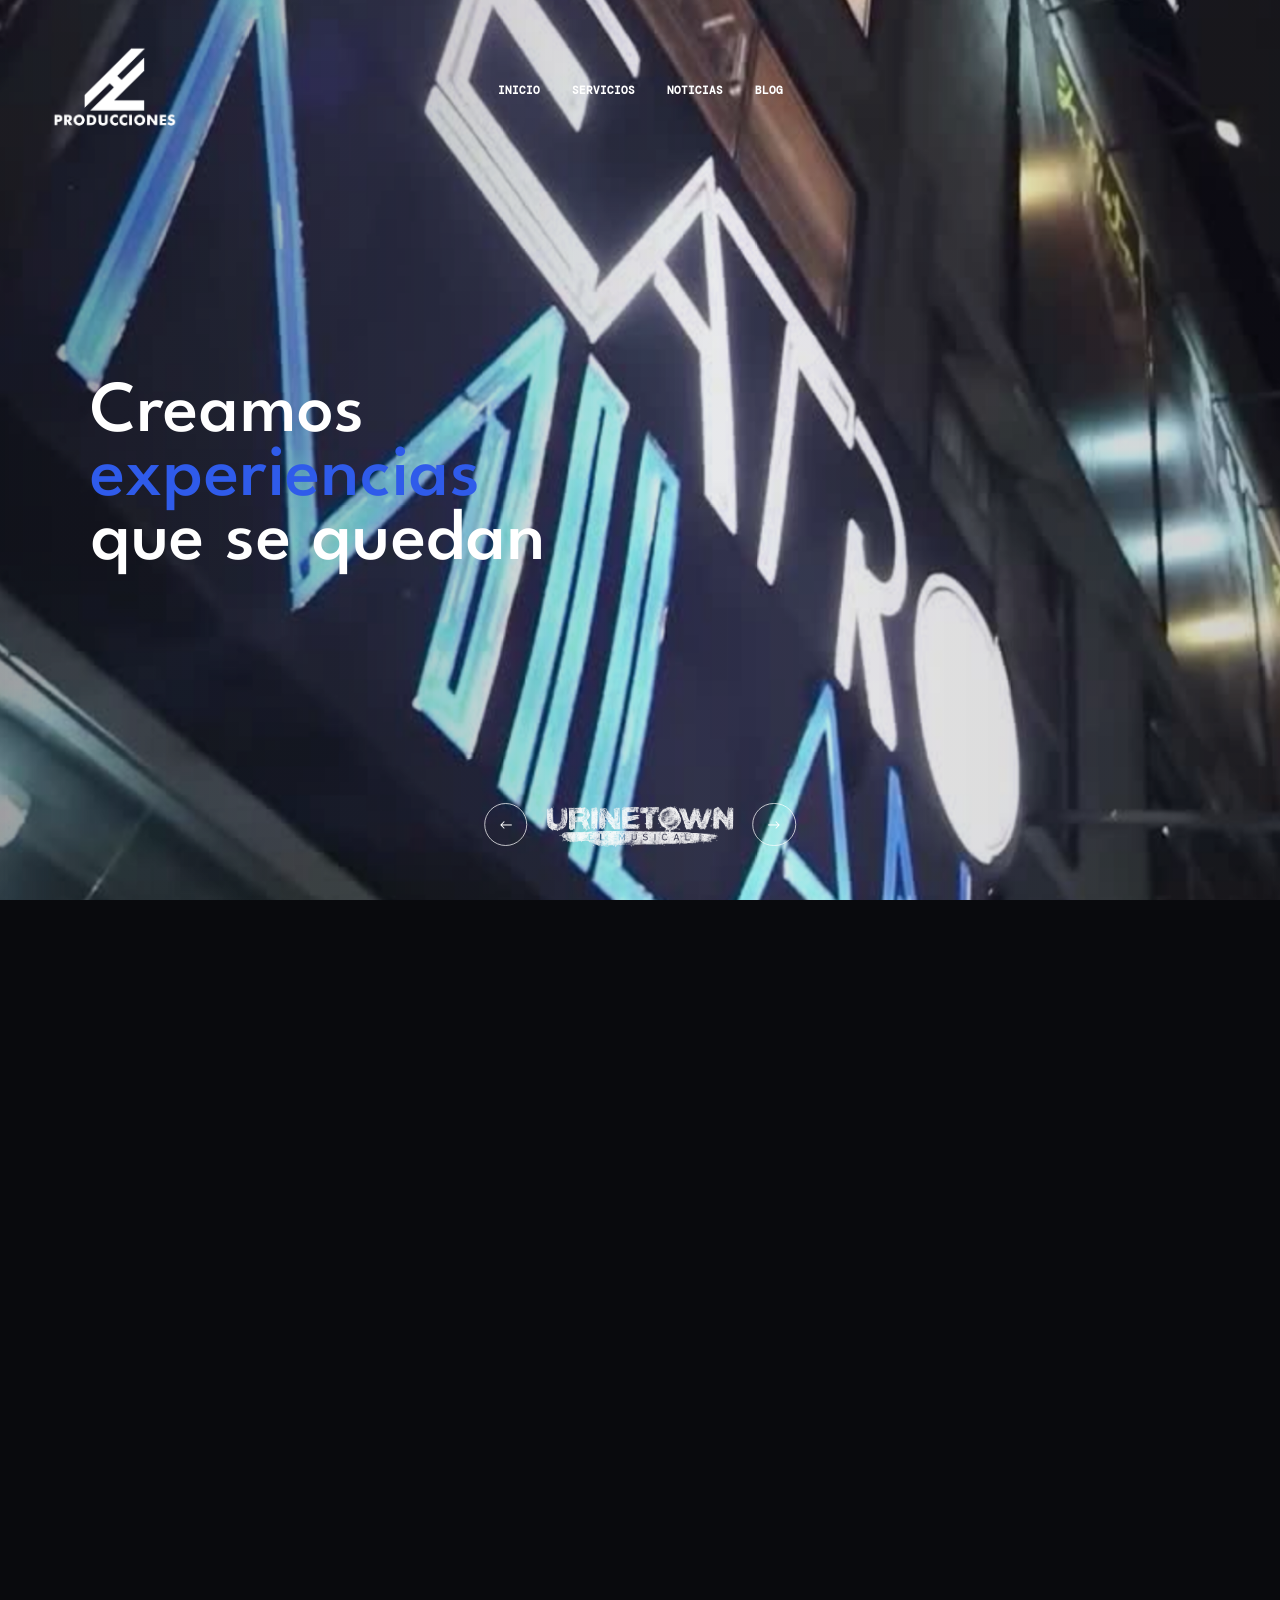
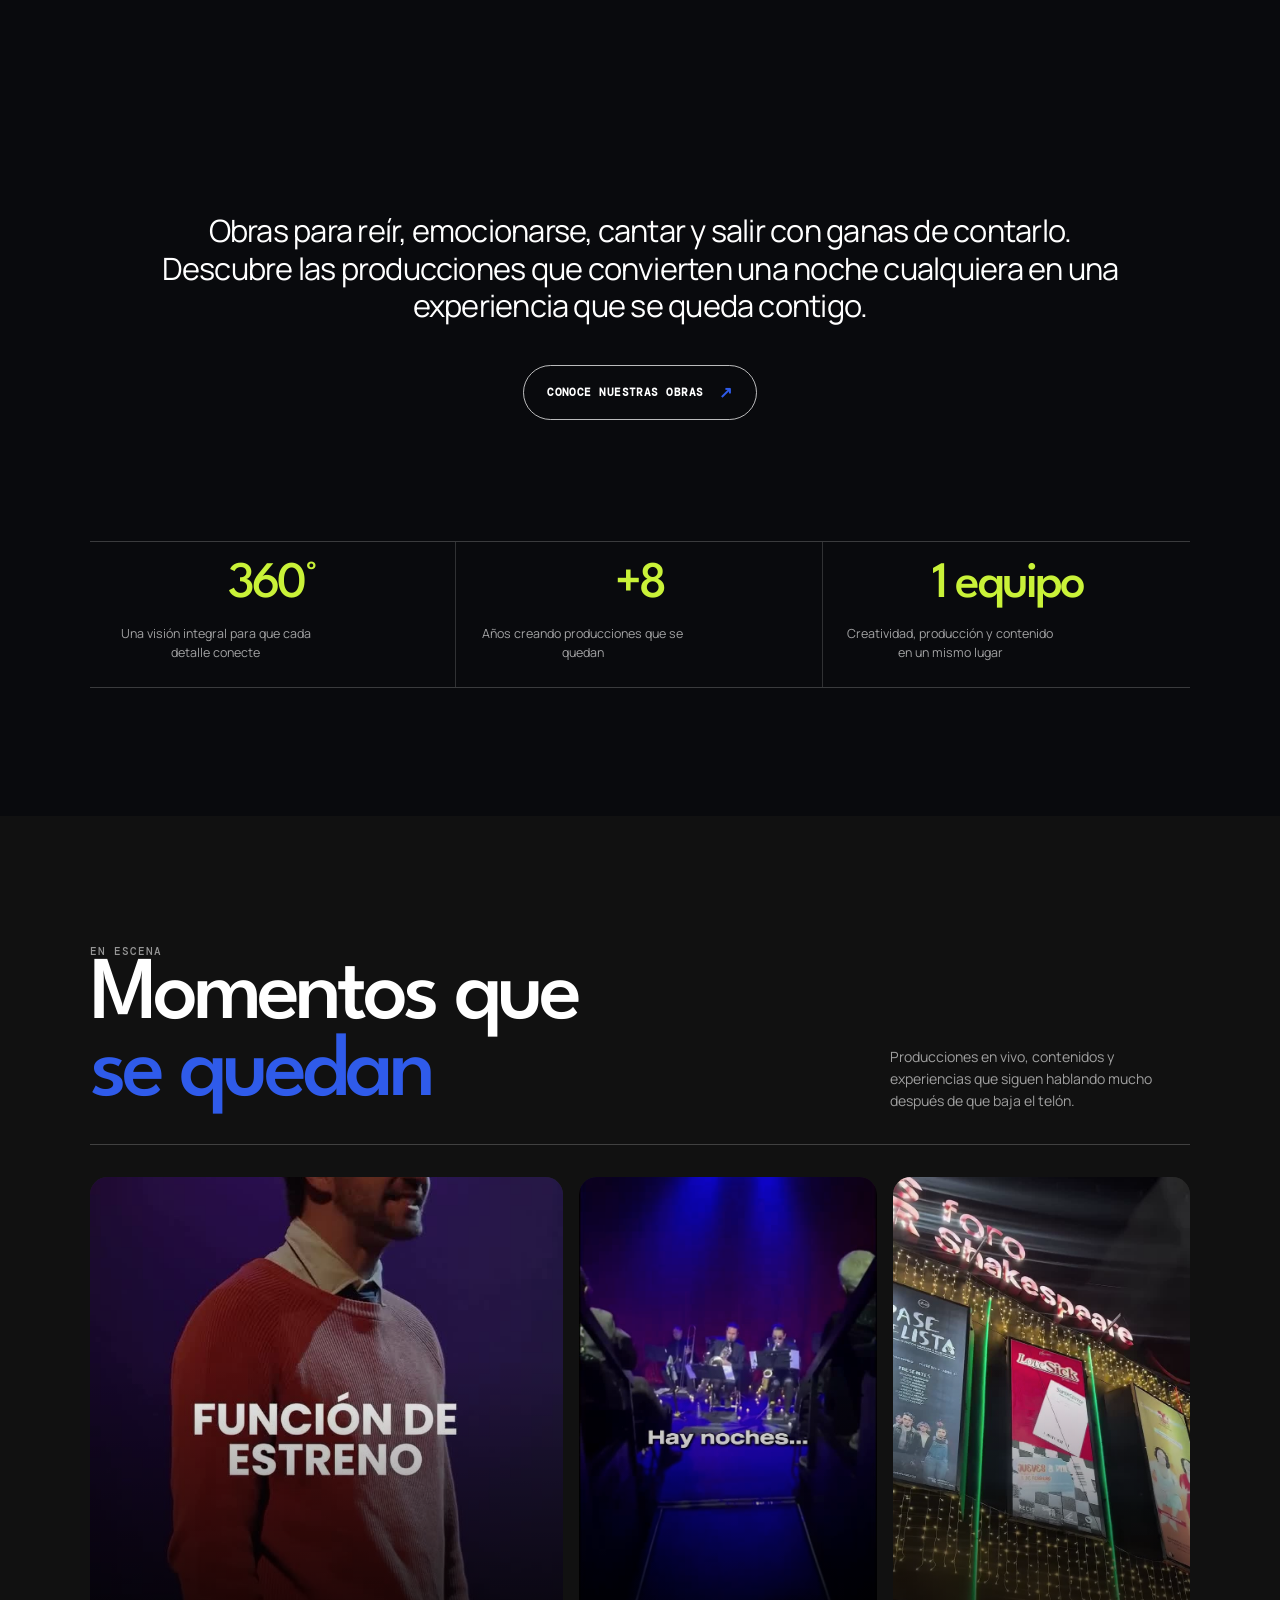
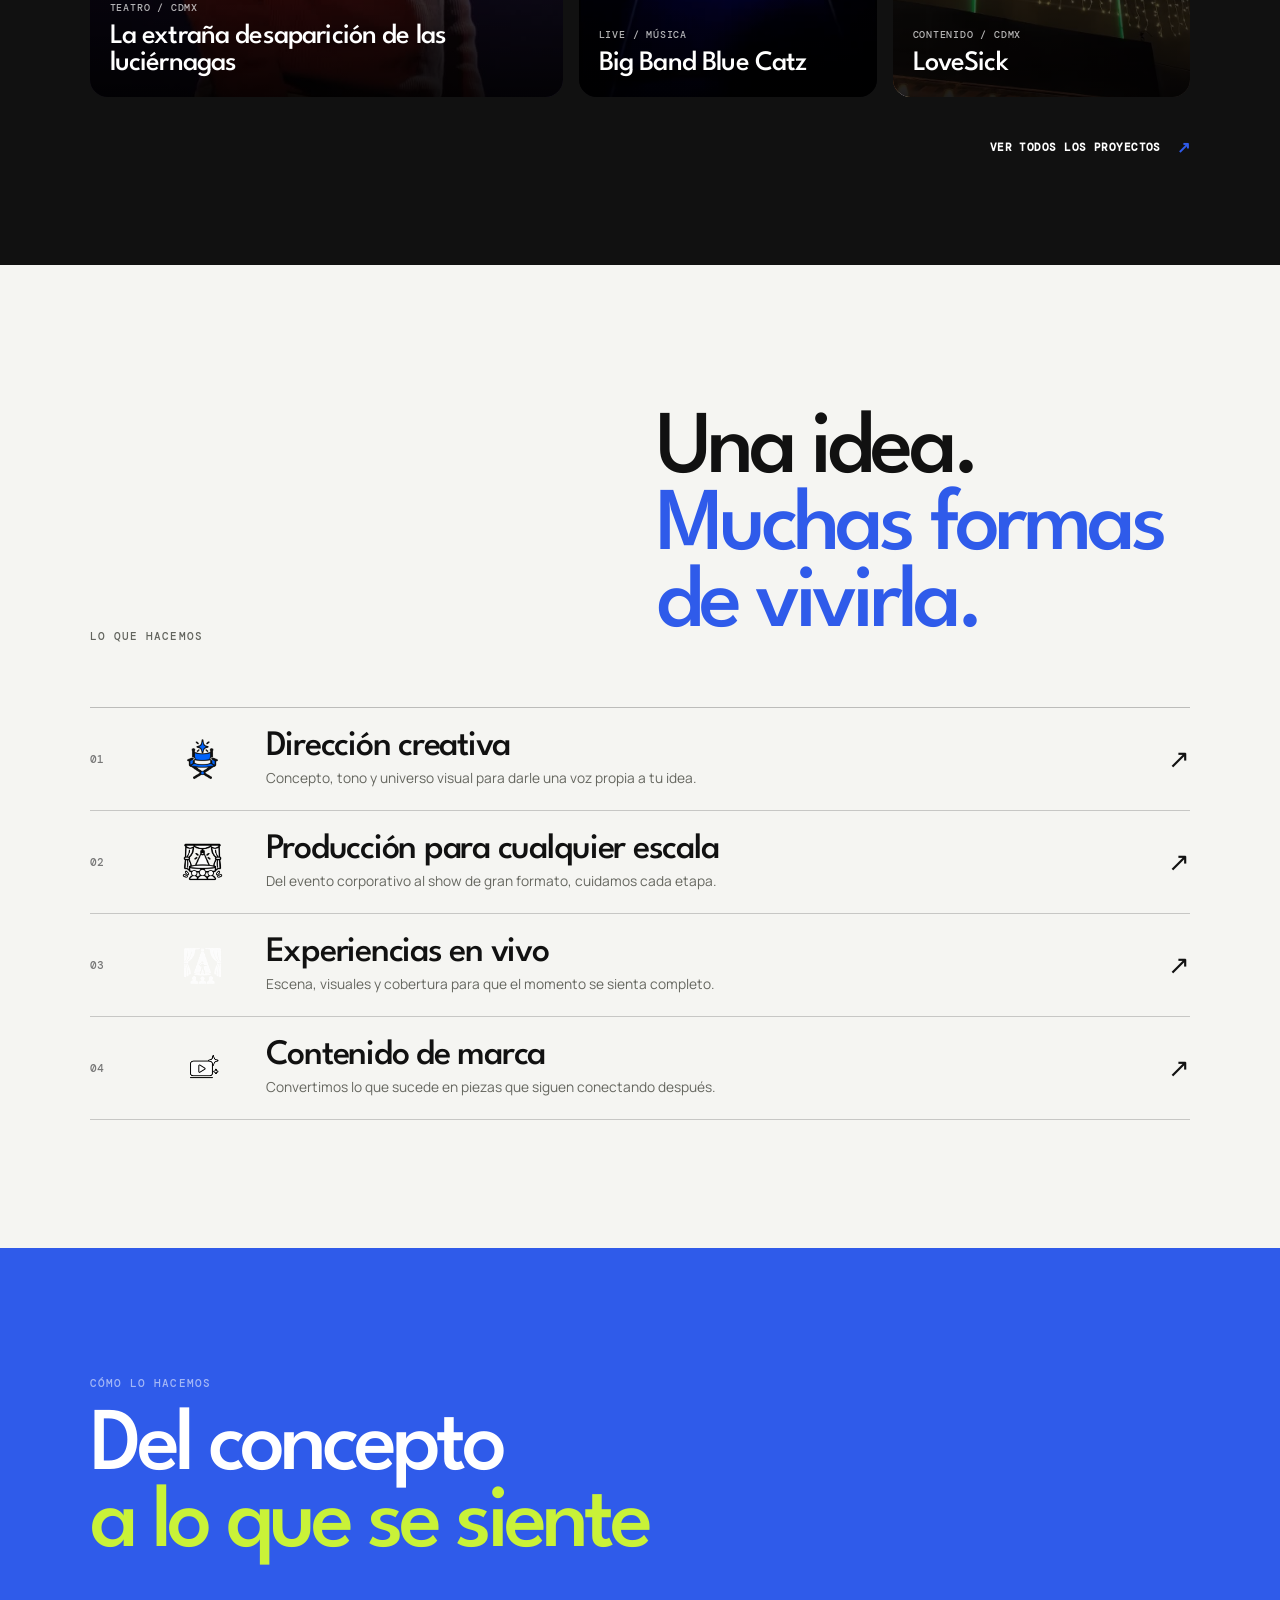
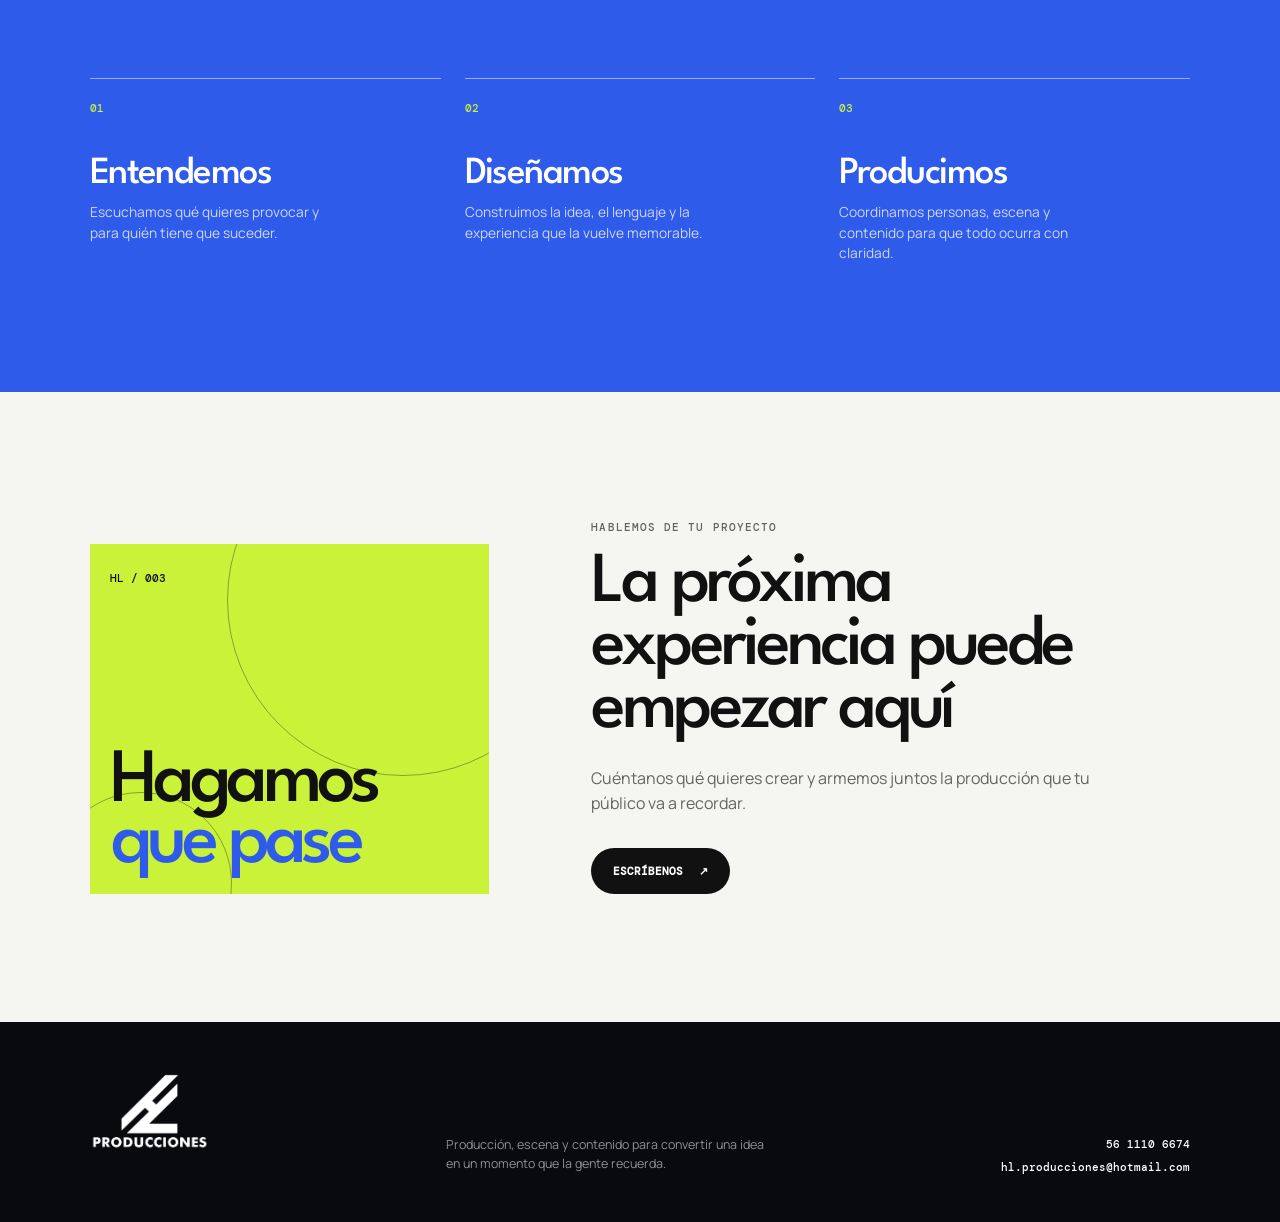
<file: hl-home.html>
<!doctype html>
<html lang="es">
  <head>
    <meta charset="UTF-8" />
    <meta name="viewport" content="width=device-width, initial-scale=1.0" />
    <meta name="description" content="HL Producciones convierte lo que sucede en vivo en historias que permanecen." />
    <title>HL Producciones — En vivo se queda</title>
    <link rel="icon" href="favicon.svg" type="image/svg+xml" />
    <link rel="preconnect" href="https://fonts.googleapis.com" />
    <link rel="preconnect" href="https://fonts.gstatic.com" crossorigin />
    <link href="https://fonts.googleapis.com/css2?family=DM+Mono:wght@400;500&family=League+Spartan:wght@600;700;800;900&family=Manrope:wght@400;500;600;700&display=swap" rel="stylesheet" />
    <link rel="stylesheet" href="hl-home.css?v=20261030-audience-1" />
  </head>
  <body>
    <main class="hl-home" id="inicio">
      <div class="hl-home-stage">
      <div class="hl-home-reel" aria-live="polite">
        <article class="hl-home-slide is-active" data-slide data-title="Urinetown / CDMX">
          <video autoplay muted loop playsinline preload="auto" poster="assets/poster-urinetownmx_hl_video.jpg" aria-label="Trailer de Urinetown"><source src="assets/urinetown-trailer.mp4" type="video/mp4" /></video>
        </article>
        <article class="hl-home-slide" data-slide data-title="Luciérnagas / CDMX">
          <video muted loop playsinline preload="metadata" poster="assets/poster-ig_luciernagas_desaparicion_hl_video.jpg" aria-label="Trailer de La extraña desaparición de las luciérnagas"><source src="assets/luciernagas-demo.mp4" type="video/mp4" /></video>
        </article>
        <article class="hl-home-slide" data-slide data-title="Premios ACPT / 2026">
          <video muted loop playsinline preload="metadata" aria-label="Premios ACPT 2026"><source src="assets/acpt-hero.mp4" type="video/mp4" /></video>
        </article>
        <article class="hl-home-slide" data-slide data-title="Big Band Blue Catz / Live">
          <video muted loop playsinline preload="metadata" poster="assets/poster-ig_hl_producciones_bigband_hl_001_video.jpg" aria-label="Big Band Blue Catz en vivo"><source src="assets/bluecatz-bigband.mp4" type="video/mp4" /></video>
        </article>
        <article class="hl-home-slide" data-slide data-title="LoveSICK / CDMX">
          <video muted loop playsinline preload="metadata" poster="assets/poster-ig_lovesick_cdmx_hl_001_video.jpg" aria-label="LoveSICK en Ciudad de México"><source src="assets/ig_lovesick_cdmx_hl_001_video.mp4" type="video/mp4" /></video>
        </article>
      </div>
      <div class="hl-home-wash" aria-hidden="true"></div>

      <header class="hl-home-header">
        <a class="hl-home-brand" href="index.html" aria-label="Volver a la página actual de HL Producciones"><img src="assets/hl-producciones-logo.png" alt="HL Producciones" /></a>
        <nav aria-label="Navegación de HL Producciones">
          <a href="index.html#inicio">Inicio</a>
          <a href="index.html?nav=20261027#inicio">Servicios</a>
          <a href="index.html#trabajo">Noticias</a>
          <a href="index.html#manifiesto">Blog</a>
        </nav>
      </header>

      <section class="hl-home-copy" aria-labelledby="hl-home-title">
        <h1 id="hl-home-title">Creamos<br /><em>experiencias</em><br />que se quedan</h1>
      </section>

      <div class="hl-home-controls" aria-label="Control del reel">
        <button type="button" data-prev aria-label="Video anterior">←</button>
        <div><strong data-current-title><img class="hl-home-current-logo" src="assets/urinetown-logo-generated.png" alt="Urinetown, el musical" /></strong></div>
        <button type="button" data-next aria-label="Siguiente video">→</button>
      </div>
      </div>
    </main>
    <section class="hl-home-intro hl-home-section" id="manifiesto" aria-labelledby="hl-home-intro-title">
      <div class="hl-home-intro-grid">
        <div class="hl-home-intro-copy">
          <p id="hl-home-intro-title">Obras para reír, emocionarse, cantar y salir con ganas de contarlo. Descubre las producciones que convierten una noche cualquiera en una experiencia que se queda contigo.</p>
          <a class="hl-home-outline-link" href="#trabajo">Conoce nuestras obras <span aria-hidden="true">↗</span></a>
        </div>
      </div>
      <div class="hl-home-metrics" aria-label="Experiencia de HL Producciones">
        <div><strong>360°</strong><span>Una visión integral para que cada detalle conecte</span></div>
        <div><strong>+8</strong><span>Años creando producciones que se quedan</span></div>
        <div><strong>1 equipo</strong><span>Creatividad, producción y contenido en un mismo lugar</span></div>
      </div>
    </section>

    <section class="hl-home-work hl-home-section" id="trabajo" aria-labelledby="hl-home-work-title">
      <div class="hl-home-work-heading">
        <div>
          <div class="hl-home-section-kicker">EN ESCENA</div>
          <h2 id="hl-home-work-title">Momentos que<br /><em>se quedan</em></h2>
        </div>
        <p>Producciones en vivo, contenidos y experiencias que siguen hablando mucho después de que baja el telón.</p>
      </div>
      <div class="hl-home-work-grid">
        <a class="hl-home-project hl-home-project--wide hl-home-reveal" href="index.html#trabajo">
          <img src="assets/poster-ig_luciernagas_desaparicion_hl_video.jpg" alt="La extraña desaparición de las luciérnagas" loading="lazy" />
          <span>Teatro / CDMX</span><strong>La extraña desaparición de las luciérnagas</strong>
        </a>
        <a class="hl-home-project hl-home-reveal" href="index.html#trabajo">
          <img src="assets/poster-ig_hl_producciones_bigband_hl_001_video.jpg" alt="Big Band Blue Catz en vivo" loading="lazy" />
          <span>Live / Música</span><strong>Big Band Blue Catz</strong>
        </a>
        <a class="hl-home-project hl-home-reveal" href="index.html#trabajo">
          <img src="assets/poster-ig_lovesick_cdmx_hl_001_video.jpg" alt="LoveSick en Ciudad de México" loading="lazy" />
          <span>Contenido / CDMX</span><strong>LoveSick</strong>
        </a>
      </div>
      <a class="hl-home-text-link" href="index.html#trabajo">Ver todos los proyectos <span aria-hidden="true">↗</span></a>
    </section>

    <section class="hl-home-services hl-home-section" id="servicios" aria-labelledby="hl-home-services-title">
      <div class="hl-home-services-heading">
        <div class="hl-home-section-kicker">LO QUE HACEMOS</div>
        <h2 id="hl-home-services-title">Una idea.<br /><em>Muchas formas de vivirla.</em></h2>
      </div>
      <div class="hl-home-service-list">
        <a href="index.html?nav=20261027#servicios" class="hl-home-service hl-home-reveal"><span>01</span><img src="assets/creative-direction-icon.png" alt="" aria-hidden="true" /><div><h3>Dirección creativa</h3><p>Concepto, tono y universo visual para darle una voz propia a tu idea.</p></div><b aria-hidden="true">↗</b></a>
        <a href="index.html?nav=20261027#servicios" class="hl-home-service hl-home-reveal"><span>02</span><img src="assets/corporate-show-icon-white-heads.png" alt="" aria-hidden="true" /><div><h3>Producción para cualquier escala</h3><p>Del evento corporativo al show de gran formato, cuidamos cada etapa.</p></div><b aria-hidden="true">↗</b></a>
        <a href="index.html?nav=20261027#servicios" class="hl-home-service hl-home-reveal"><span>03</span><img src="assets/live-experiences-icon-white.png" alt="" aria-hidden="true" /><div><h3>Experiencias en vivo</h3><p>Escena, visuales y cobertura para que el momento se sienta completo.</p></div><b aria-hidden="true">↗</b></a>
        <a href="index.html?nav=20261027#servicios" class="hl-home-service hl-home-reveal"><span>04</span><img src="assets/content-brand-icon-generated.png" alt="" aria-hidden="true" /><div><h3>Contenido de marca</h3><p>Convertimos lo que sucede en piezas que siguen conectando después.</p></div><b aria-hidden="true">↗</b></a>
      </div>
    </section>

    <section class="hl-home-process hl-home-section" id="proceso" aria-labelledby="hl-home-process-title">
      <div class="hl-home-section-kicker">CÓMO LO HACEMOS</div>
      <h2 id="hl-home-process-title">Del concepto<br /><em>a lo que se siente</em></h2>
      <ol class="hl-home-process-list">
        <li><span>01</span><h3>Entendemos</h3><p>Escuchamos qué quieres provocar y para quién tiene que suceder.</p></li>
        <li><span>02</span><h3>Diseñamos</h3><p>Construimos la idea, el lenguaje y la experiencia que la vuelve memorable.</p></li>
        <li><span>03</span><h3>Producimos</h3><p>Coordinamos personas, escena y contenido para que todo ocurra con claridad.</p></li>
      </ol>
    </section>

    <section class="hl-home-contact-section" id="contacto" aria-labelledby="hl-home-contact-title">
      <div class="hl-home-contact-art"><span>HL / 003</span><strong>Hagamos<br /><em>que pase</em></strong></div>
      <div class="hl-home-contact-copy"><div class="hl-home-section-kicker">HABLEMOS DE TU PROYECTO</div><h2 id="hl-home-contact-title">La próxima experiencia puede empezar aquí</h2><p>Cuéntanos qué quieres crear y armemos juntos la producción que tu público va a recordar.</p><a class="hl-home-button" href="mailto:hl.producciones@hotmail.com">Escríbenos <span aria-hidden="true">↗</span></a></div>
    </section>

    <footer class="hl-home-footer-new"><img src="assets/hl-producciones-logo.png" alt="HL Producciones" /><p>Producción, escena y contenido para convertir una idea en un momento que la gente recuerda.</p><div><a href="tel:+525611106674">56 1110 6674</a><a href="mailto:hl.producciones@hotmail.com">hl.producciones@hotmail.com</a></div></footer>
    <script src="hl-home.js?v=20261030-audience-1"></script>
    <script src="page-transition.js?v=20261027-2"></script>
  </body>
</html>
</file>
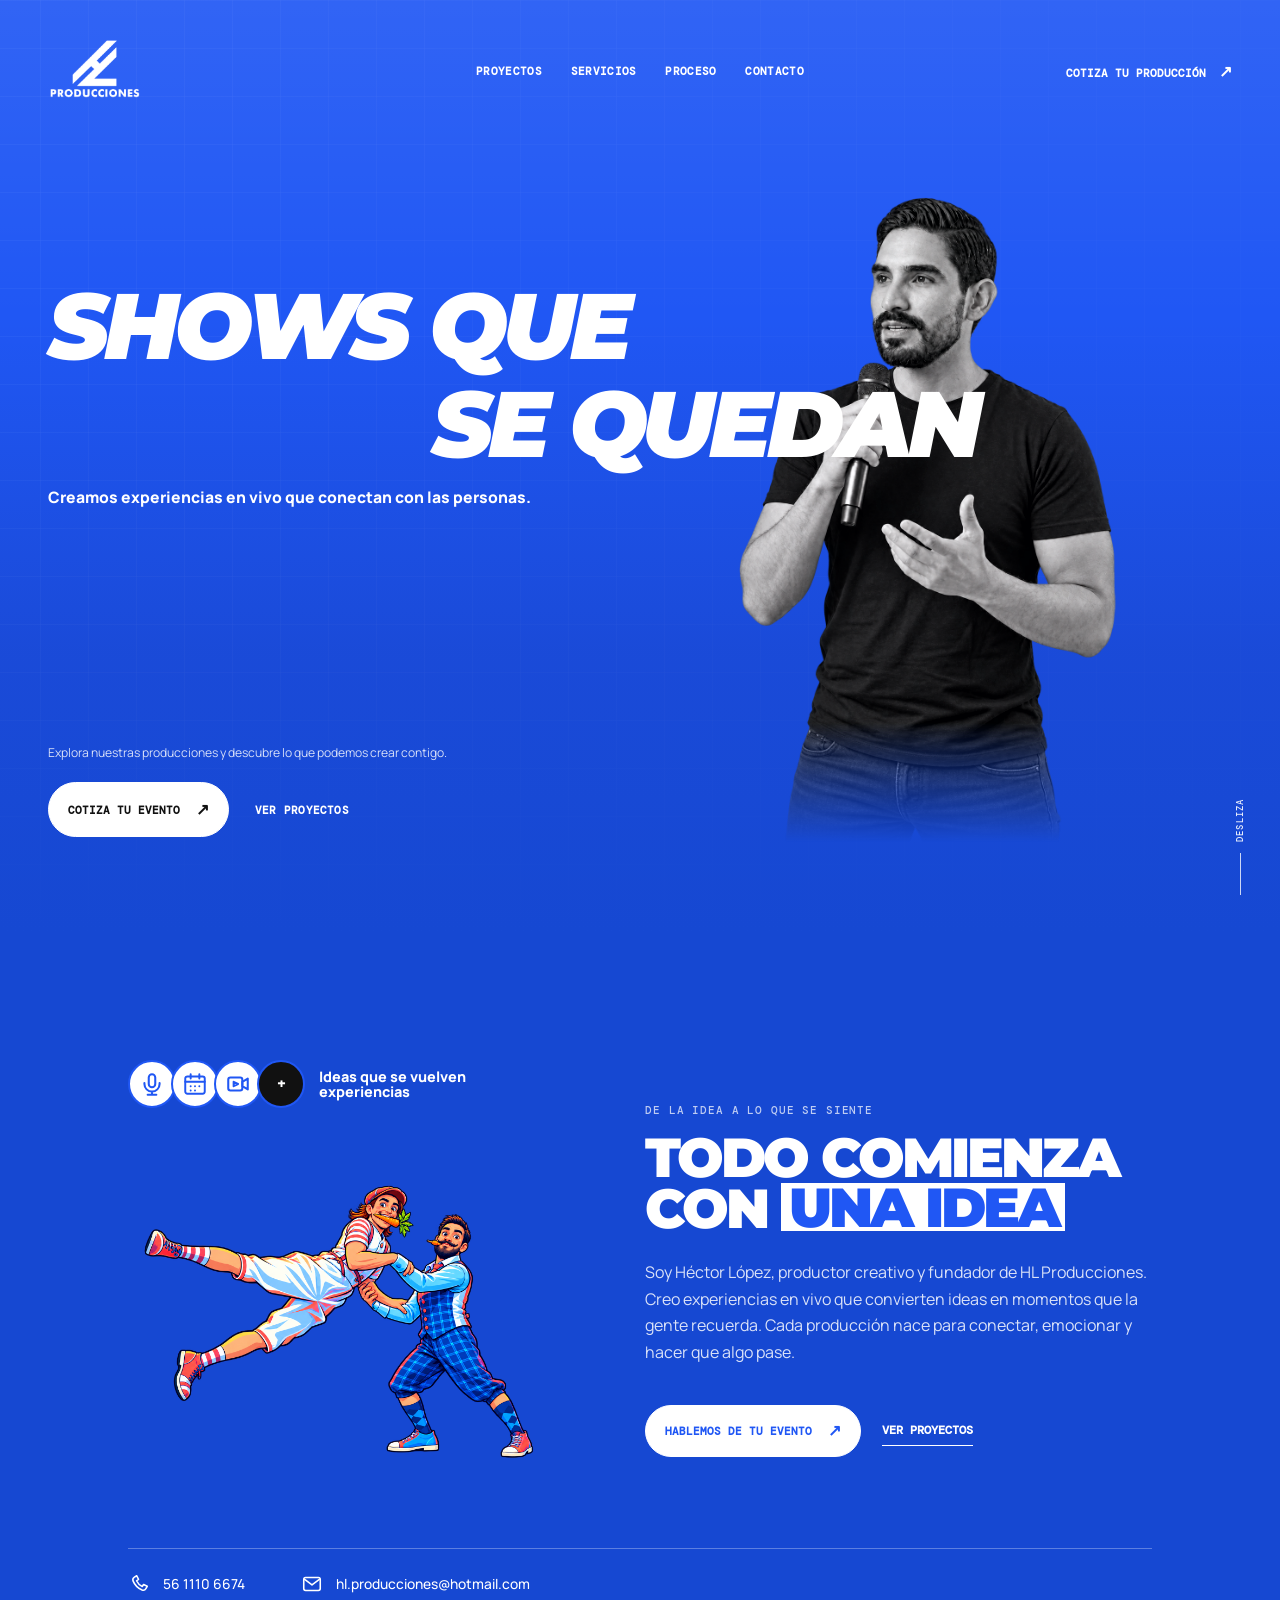
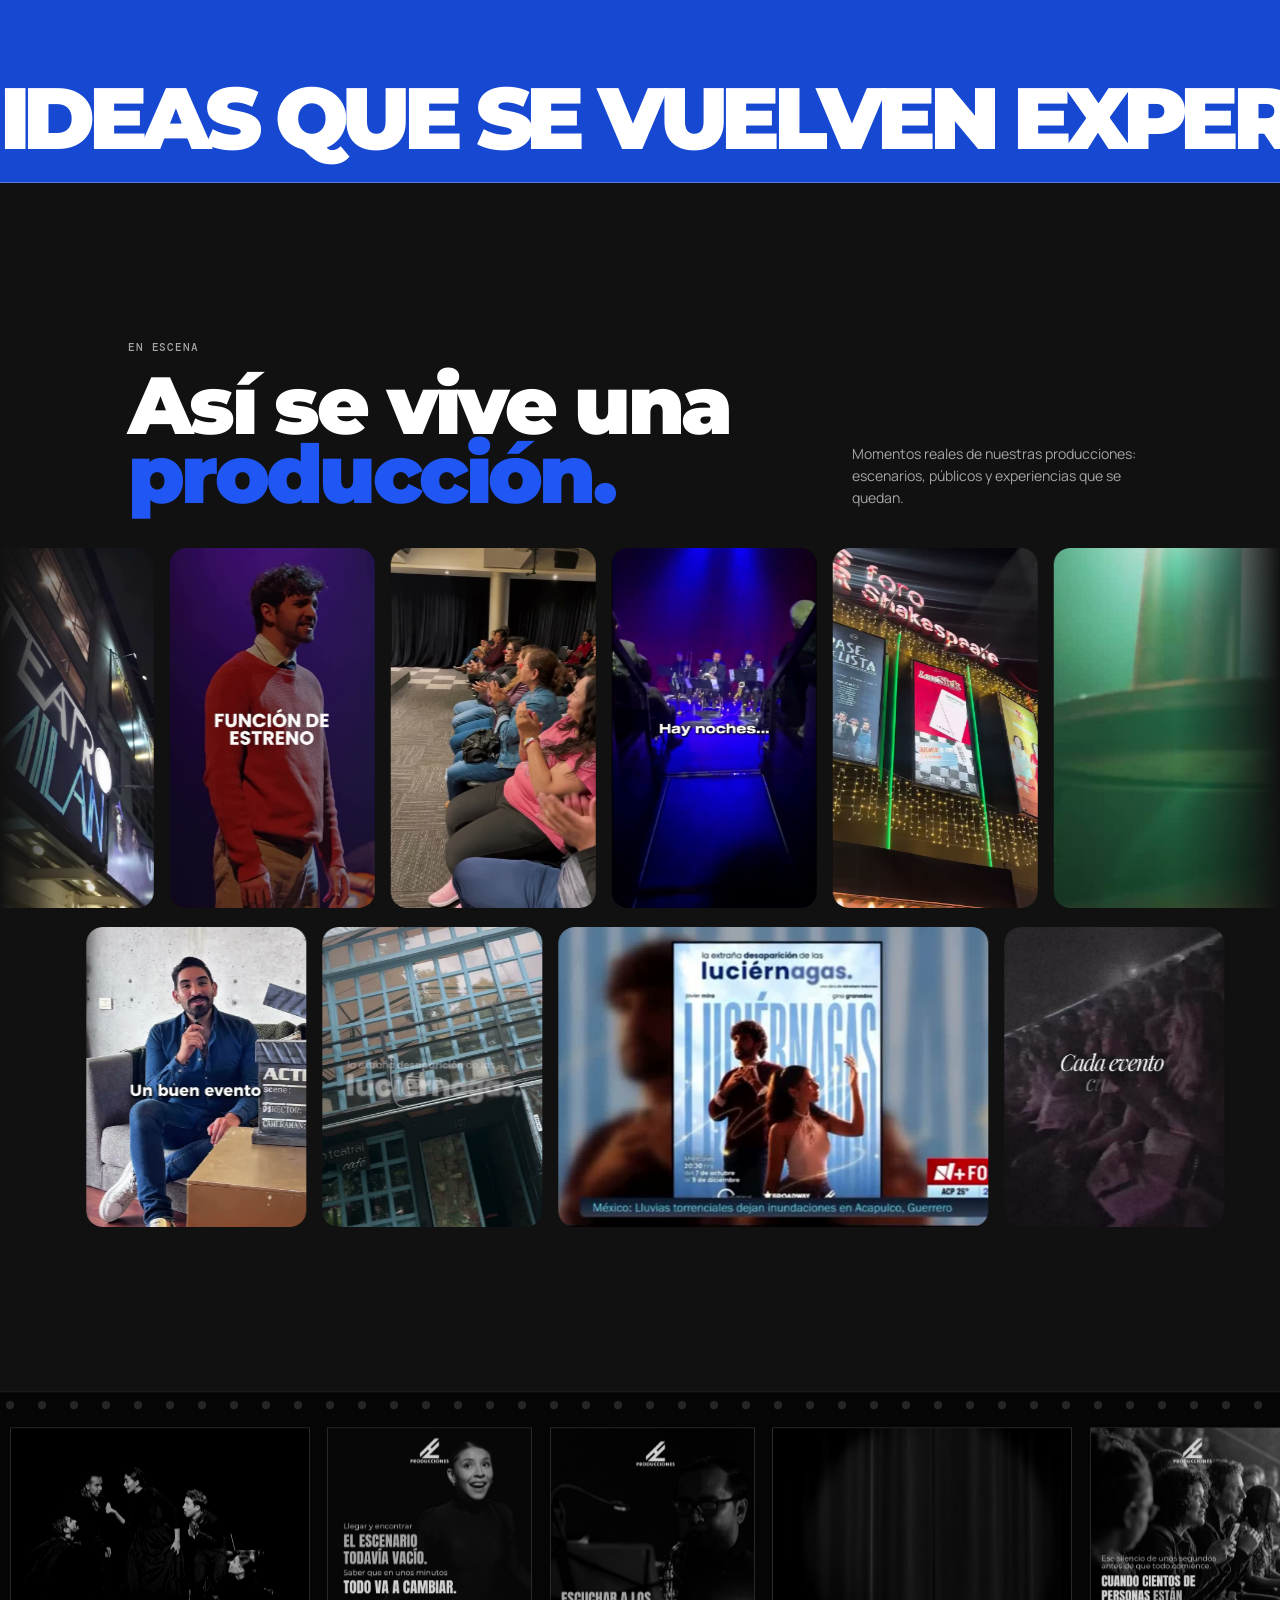
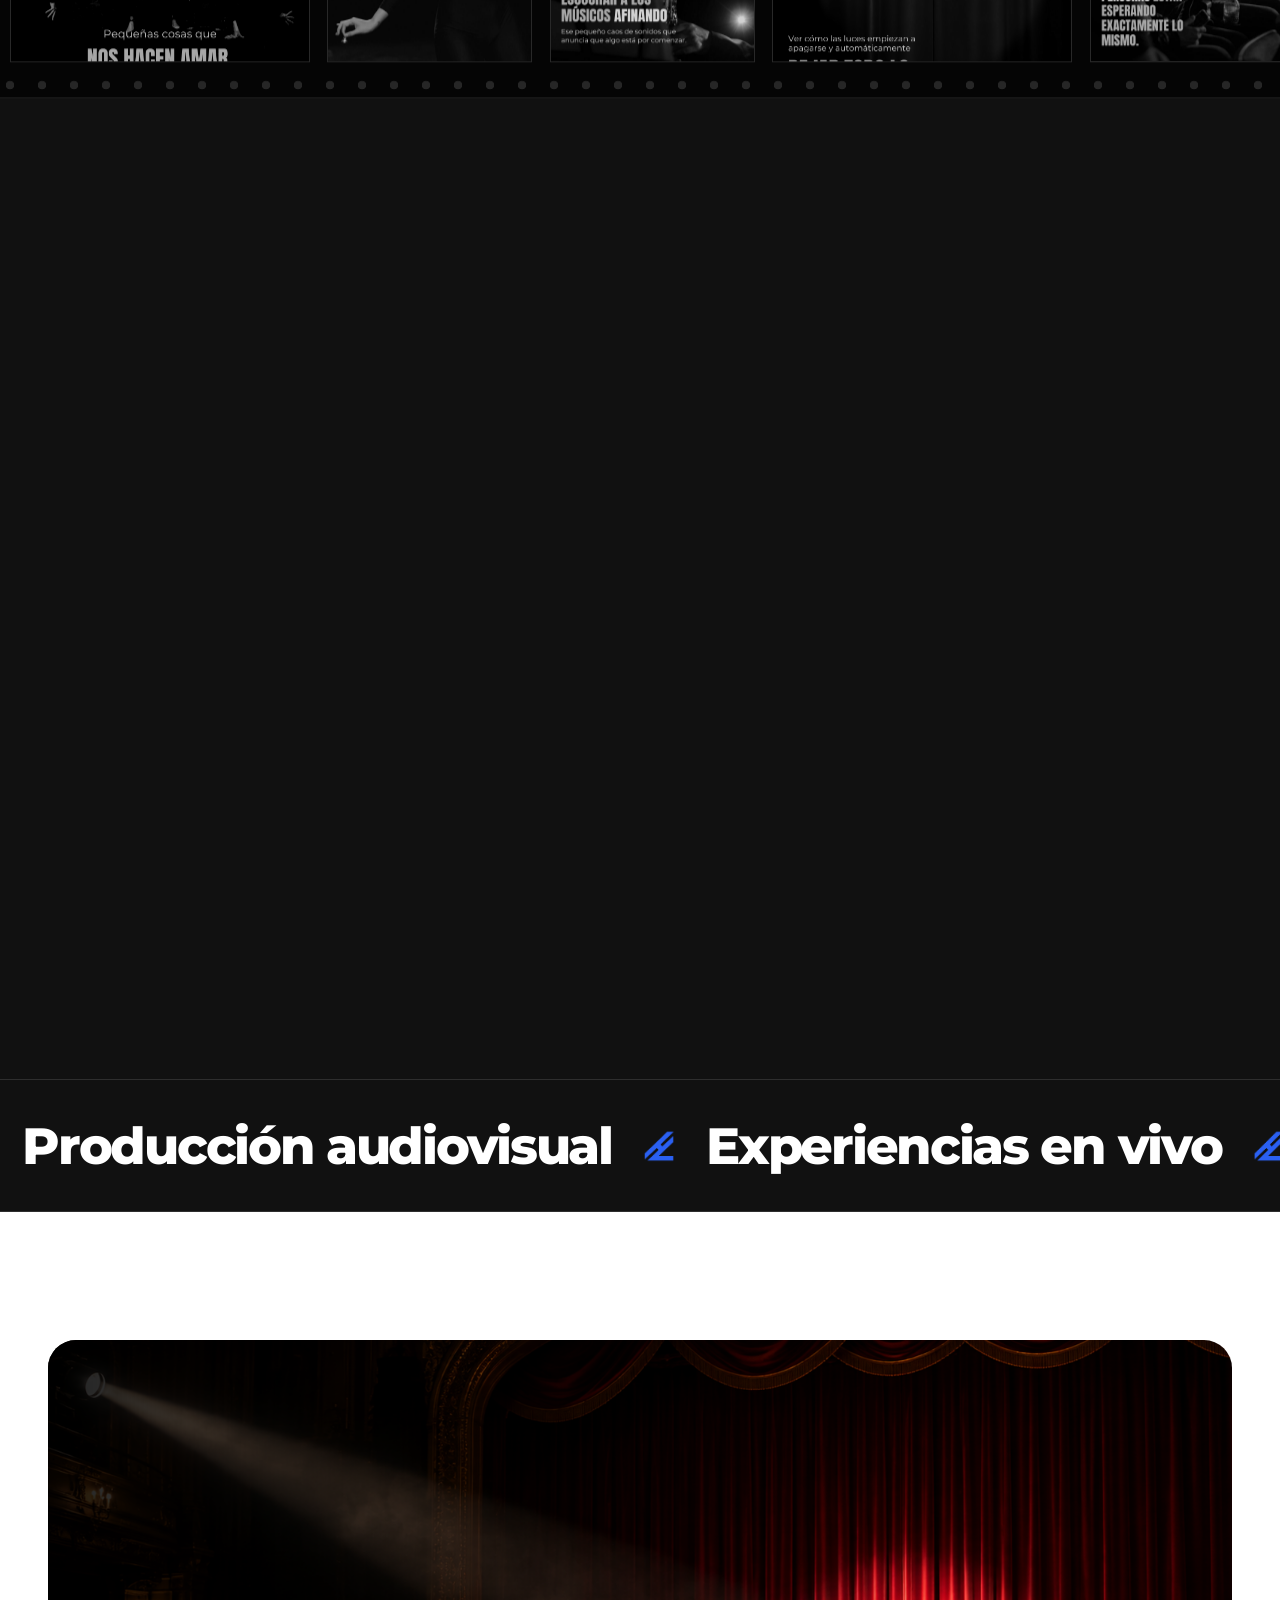
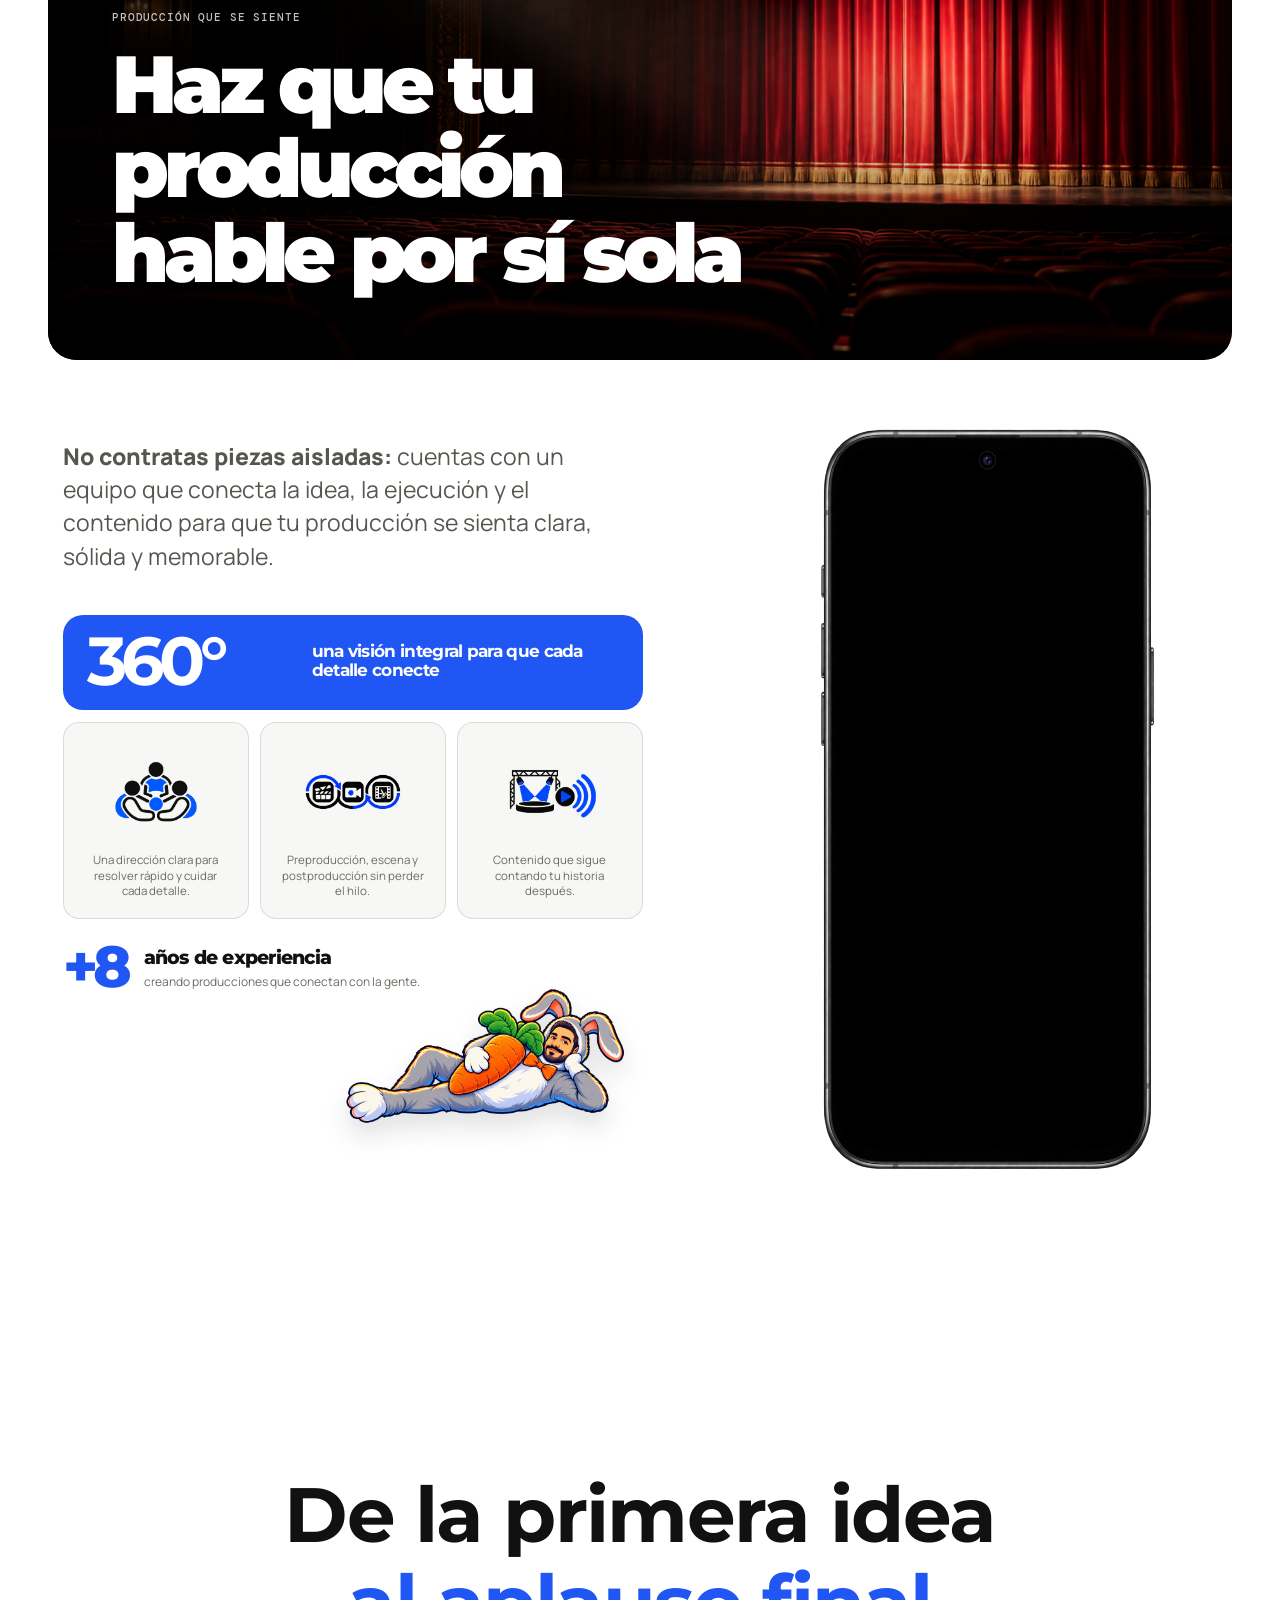
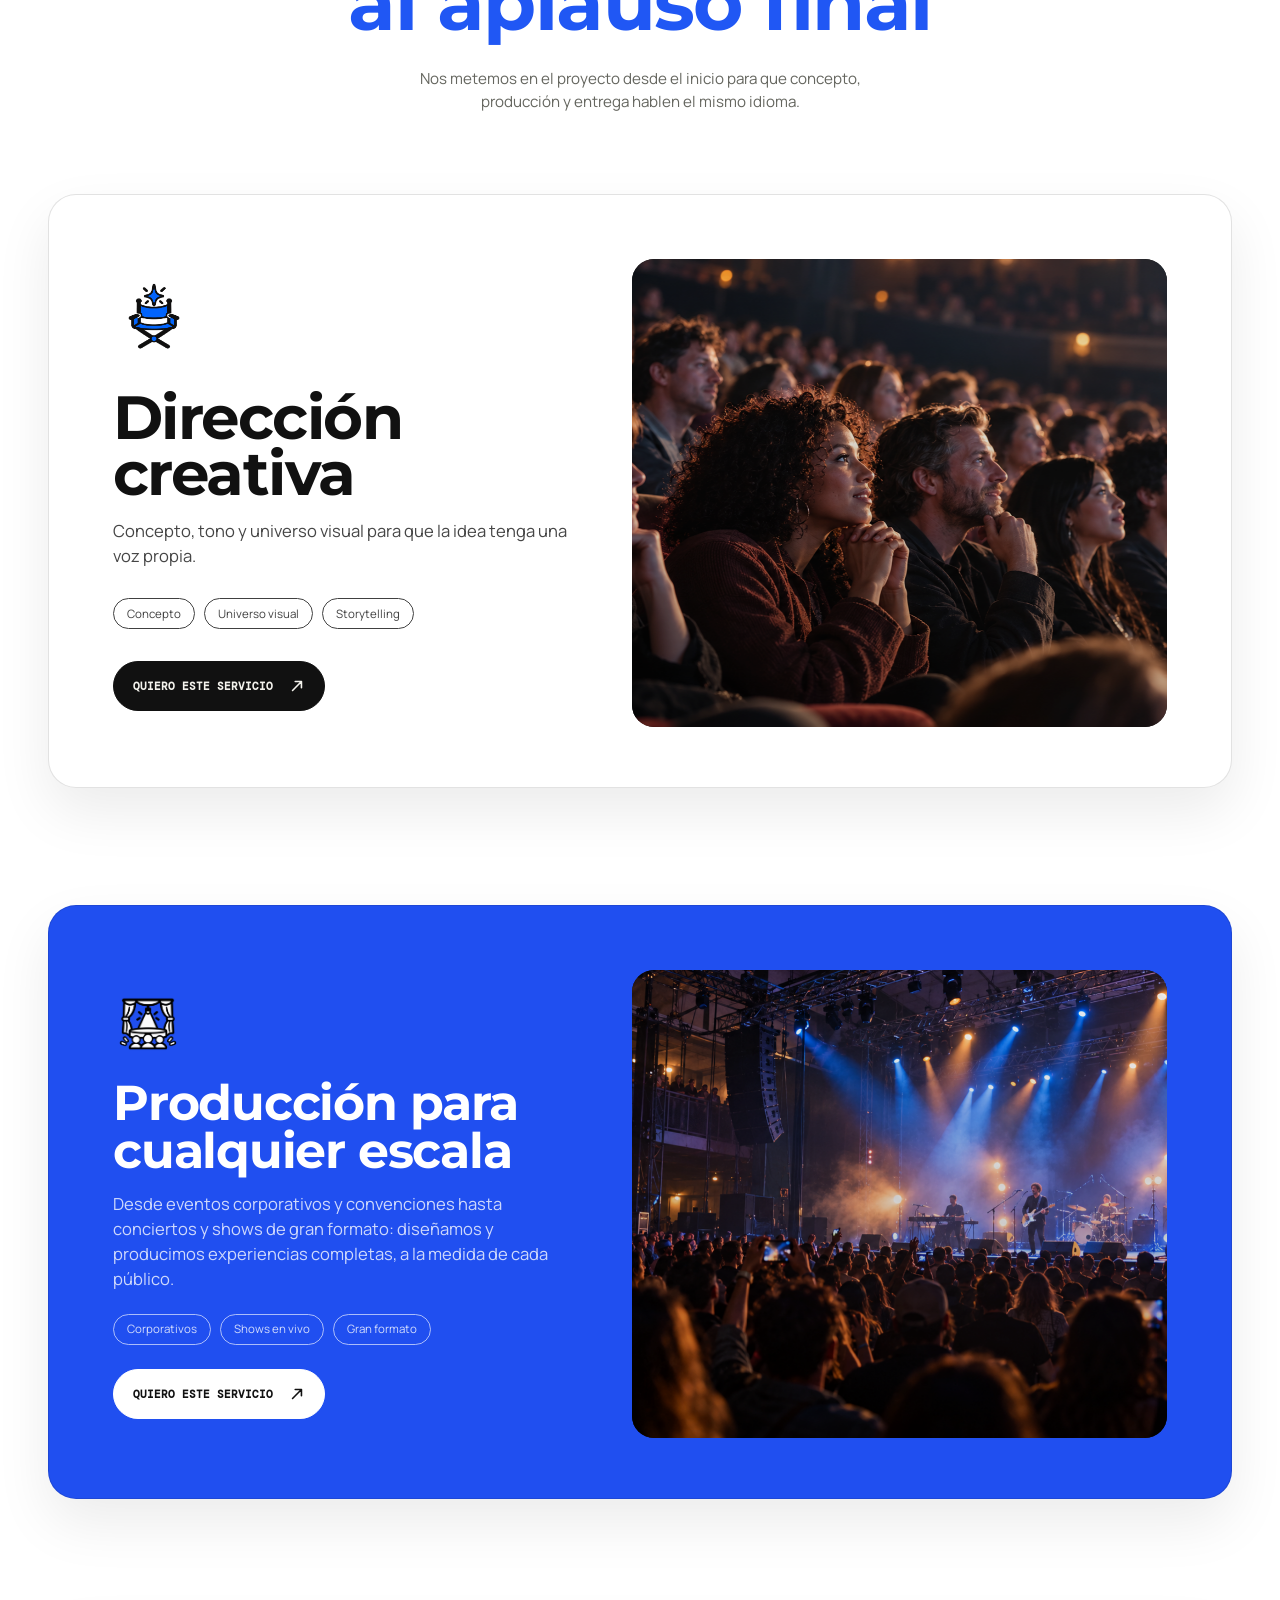
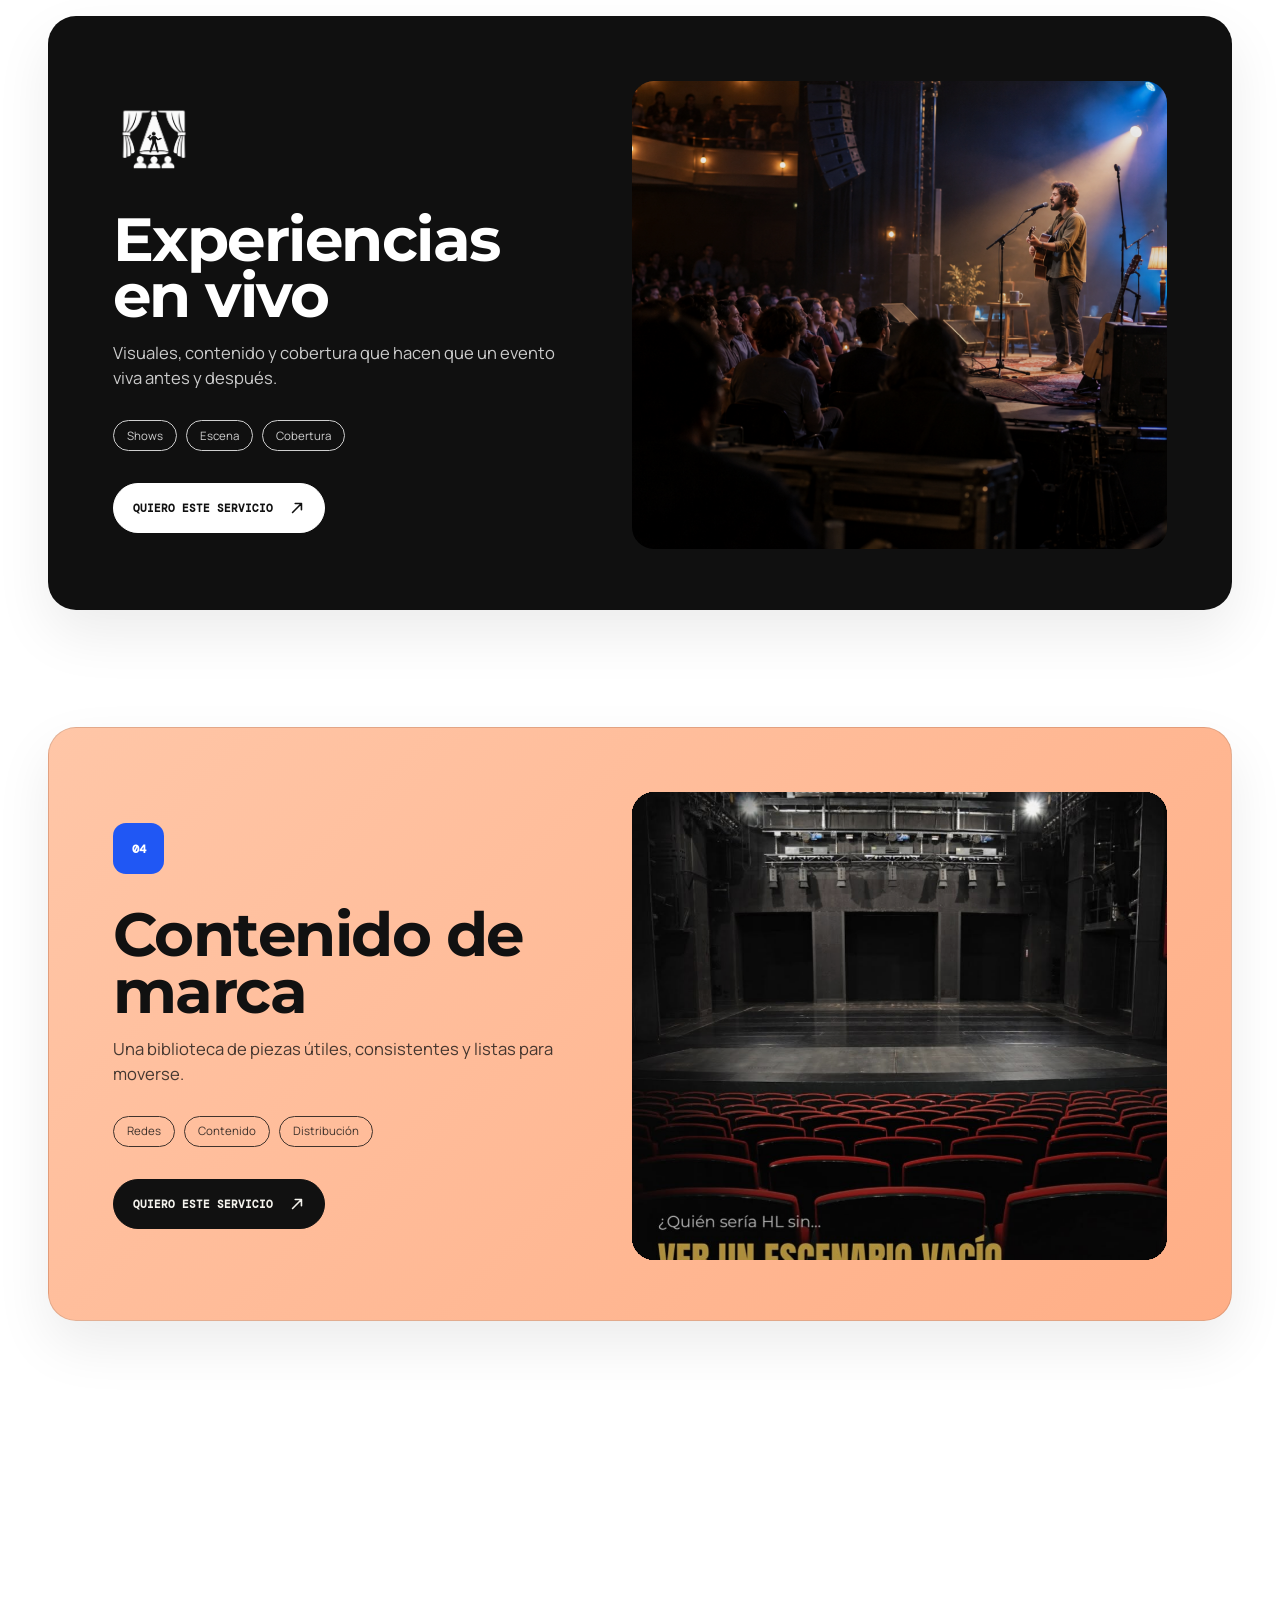
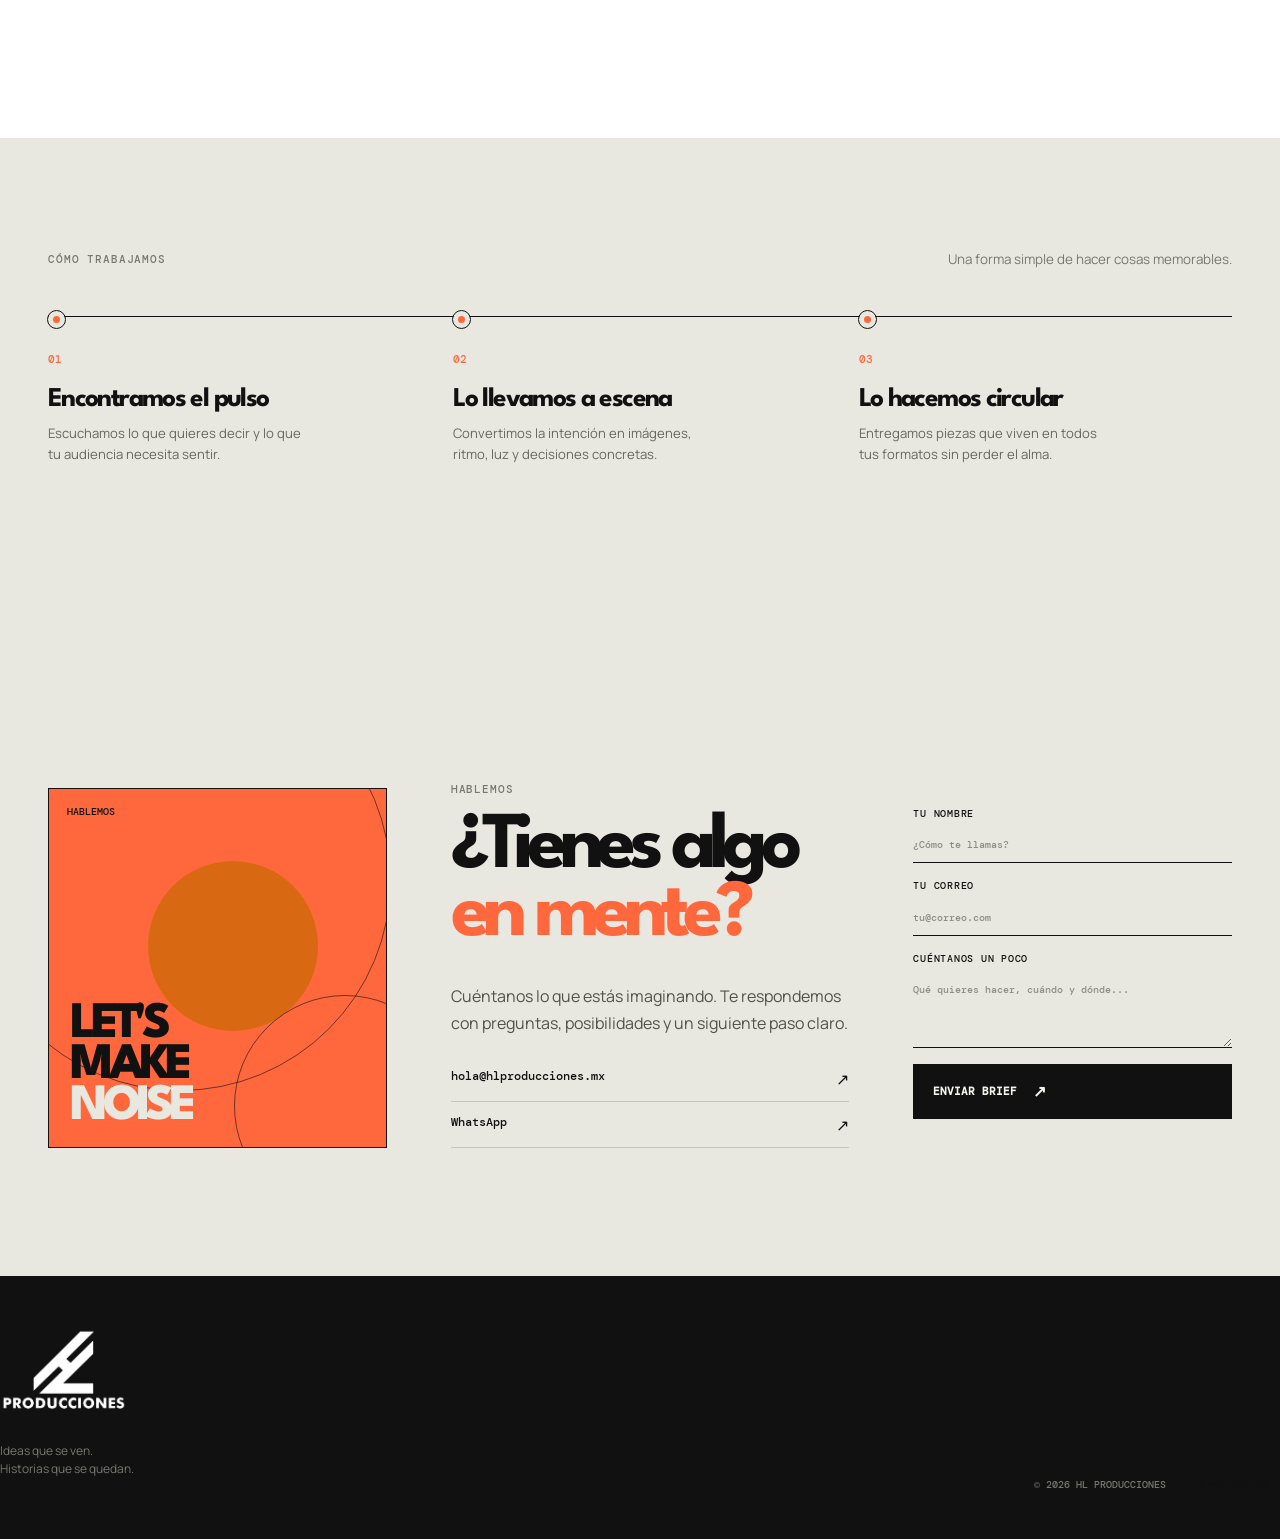
<file: recovery-index.html>
<!doctype html>
<html lang="es">
  <head>
    <meta charset="UTF-8" />
    <meta name="viewport" content="width=device-width, initial-scale=1.0" />
    <meta name="description" content="HL Producciones crea experiencias audiovisuales que hacen que las marcas se sientan vivas." />
    <title>HL Producciones — Hazlo visible</title>
    <link rel="canonical" href="https://hl-web-t8uk.onrender.com/" />
    <meta property="og:type" content="website" />
    <meta property="og:site_name" content="HL Producciones" />
    <meta property="og:title" content="HL Producciones — Hazlo visible" />
    <meta property="og:description" content="Experiencias en vivo, producciones y contenido que conectan." />
    <meta property="og:url" content="https://hl-web-t8uk.onrender.com/" />
    <meta property="og:image" content="https://hl-web-t8uk.onrender.com/assets/og-preview.svg?v=1" />
    <meta property="og:image:alt" content="HL Producciones — Ideas que se ven. Historias que se quedan." />
    <meta property="og:image:type" content="image/svg+xml" />
    <meta property="og:image:width" content="1200" />
    <meta property="og:image:height" content="630" />
    <meta name="twitter:card" content="summary_large_image" />
    <meta name="twitter:title" content="HL Producciones — Hazlo visible" />
    <meta name="twitter:description" content="Experiencias en vivo, producciones y contenido que conectan." />
    <meta name="twitter:image" content="https://hl-web-t8uk.onrender.com/assets/og-preview.svg?v=1" />
    <link rel="preconnect" href="https://fonts.googleapis.com" />
    <link rel="preconnect" href="https://fonts.gstatic.com" crossorigin />
    <link href="https://fonts.googleapis.com/css2?family=DM+Mono:wght@400;500&family=League+Spartan:wght@400;500;600;700;800;900&family=Manrope:wght@400;500;600;700;800&family=Montserrat:ital,wght@0,900;1,900&family=Space+Grotesk:wght@400;500;600;700&display=swap" rel="stylesheet" />
    <link rel="icon" href="favicon.svg?v=2" type="image/svg+xml" />
    <meta name="theme-color" content="#2057f4" />
    <link rel="stylesheet" href="styles.css?v=20261019-curtain-up-8" />
  </head>
  <body>
    <div class="site-intro" data-site-intro role="status" aria-live="polite">
      <div class="site-intro-curtain site-intro-curtain-left" aria-hidden="true"></div>
      <div class="site-intro-curtain site-intro-curtain-right" aria-hidden="true"></div>
      <div class="site-intro-content">
        <div class="site-intro-mark" aria-hidden="true">HL</div>
        <p class="site-intro-label">HL experiencia cargando</p>
        <span class="site-intro-spinner" aria-hidden="true"></span>
      </div>
    </div>
    <a class="skip-link" href="#contenido">Saltar al contenido</a>
    <div class="grain" aria-hidden="true"></div>

    <header class="site-header" data-header>
      <a class="brand" href="#inicio" aria-label="HL Producciones, ir al inicio">
        <img class="brand-logo" src="assets/hl-producciones-logo.png" alt="HL Producciones" />
      </a>

      <button class="menu-toggle" type="button" aria-expanded="false" aria-controls="main-nav">
        <span>Menú</span><b aria-hidden="true"></b>
      </button>

      <nav class="main-nav" id="main-nav" aria-label="Navegación principal">
        <a href="#trabajo">Proyectos</a>
        <a href="#servicios">Servicios</a>
        <a href="#proceso">Proceso</a>
        <a href="#contacto">Contacto</a>
      </nav>

      <a class="header-cta" href="#contacto">Cotiza tu producción <span aria-hidden="true">↗</span></a>
    </header>

    <main id="contenido">
      <section class="hero section-shell" id="inicio">
        <video class="hero-video" autoplay muted loop playsinline preload="auto" aria-hidden="true">
          <source src="assets/hero-teatro-intro.mp4" type="video/mp4" />
        </video>
        <div class="hero-copy reveal">
          <p class="eyebrow"><span class="live-dot"></span> Producción de espectáculos / México</p>
          <h1><span class="hero-line">SHOWS QUE</span><span class="hero-line">SE QUEDAN</span></h1>
          <p class="hero-lede">Creamos experiencias en vivo que conectan con las personas.</p>
          <p class="hero-actions-note">Explora nuestras producciones y descubre lo que podemos crear contigo.</p>
          <div class="hero-actions">
            <a class="button button-primary" href="#contacto">Cotiza tu evento <span>↗</span></a>
            <a class="text-link" href="#trabajo">Ver proyectos</a>
          </div>
        </div>

        <div class="hero-stage reveal reveal-delay-1" aria-label="Héctor López, fundador de HL Producciones, hablando con un micrófono">
          <div class="stage-label stage-label-top">HL / 001 — LIVE PRODUCTION</div>
          <div class="hero-orbit orbit-one"></div>
          <div class="hero-orbit orbit-two"></div>
          <div class="hero-spark" aria-hidden="true"><span></span></div>
          <img class="hero-person" src="assets/hector-lopez-cutout.png" alt="Héctor López hablando con un micrófono" />
          <div class="stage-label stage-label-bottom">PRODUCE / CREATE / DELIVER</div>
          <div class="stage-cross" aria-hidden="true">+</div>
        </div>

        <div class="scroll-cue" aria-hidden="true"><span>Desliza</span><i></i></div>
      </section>

      <section class="statement section-shell reveal" id="manifiesto">
        <div class="statement-grid">
          <div class="statement-visual">
            <div class="statement-kicker">HL / 002 — EXPERIENCIAS</div>
            <div class="statement-proof" aria-label="Especialidades de HL Producciones">
              <div class="proof-list">
                <span aria-label="Experiencias en vivo">
                  <svg viewBox="0 0 24 24" aria-hidden="true"><title>Shows en vivo</title><path d="M12 3a3 3 0 0 0-3 3v6a3 3 0 0 0 6 0V6a3 3 0 0 0-3-3Z" /><path d="M5 11v1a7 7 0 0 0 14 0v-1M12 19v3M8 22h8" /></svg>
                </span>
                <span aria-label="Eventos en vivo">
                  <svg viewBox="0 0 24 24" aria-hidden="true"><title>Eventos</title><rect x="3" y="5" width="18" height="16" rx="2" /><path d="M8 3v4M16 3v4M3 10h18M8 14h.01M12 14h.01M16 14h.01M8 18h.01M12 18h.01" /></svg>
                </span>
                <span aria-label="Contenido audiovisual">
                  <svg viewBox="0 0 24 24" aria-hidden="true"><title>Contenido audiovisual</title><rect x="3" y="6" width="13" height="12" rx="2" /><path d="m16 10 5-3v10l-5-3zM8 10l4 2-4 2z" /></svg>
                </span>
                <strong aria-label="Más formatos">+</strong>
              </div>
              <p>Ideas que se vuelven experiencias</p>
            </div>
            <img src="assets/production-cartoon.png" alt="Ilustración de una producción teatral en movimiento" />
            <span class="statement-tag">PRODUCCIÓN / EN VIVO</span>
          </div>
          <div class="statement-side">
            <div class="section-kicker">DE LA IDEA A LO QUE SE SIENTE</div>
            <h2>TODO COMIENZA<br />CON <strong>UNA IDEA</strong></h2>
            <p>Soy Héctor López, productor creativo y fundador de HL Producciones. Creo experiencias en vivo que convierten ideas en momentos que la gente recuerda. Cada producción nace para conectar, emocionar y hacer que algo pase.</p>
            <div class="statement-actions">
              <a class="button statement-button" href="#contacto">Hablemos de tu evento <span aria-hidden="true">↗</span></a>
              <a class="statement-link" href="#trabajo">Ver proyectos</a>
            </div>
          </div>
        </div>
        <div class="statement-contact" aria-label="Contacto directo">
          <a class="statement-contact-item" href="tel:+525611106674">
            <svg viewBox="0 0 24 24" aria-hidden="true"><path d="M7 4.5 9.5 3l2 4-2.2 1.5a13 13 0 0 0 6.2 6.2L17 12.5l4 2-1.5 2.5c-.8 1.4-2.6 2-4.1 1.5A18 18 0 0 1 5.5 8.6C5 7.1 5.6 5.3 7 4.5Z" /></svg>
            <span>56 1110 6674</span>
          </a>
          <a class="statement-contact-item" href="mailto:hl.producciones@hotmail.com">
            <svg viewBox="0 0 24 24" aria-hidden="true"><rect x="3" y="5" width="18" height="14" rx="2" /><path d="m4 7 8 6 8-6" /></svg>
            <span>hl.producciones@hotmail.com</span>
          </a>
        </div>
        <section class="marquee statement-marquee" aria-label="Manifiesto en movimiento">
          <div class="marquee-track">
            <span>IDEAS QUE SE VUELVEN EXPERIENCIAS</span><img src="assets/hector-marquee.png" alt="" aria-hidden="true" />
            <span>PRODUCCIONES EN VIVO</span><img src="assets/hector-marquee.png" alt="" aria-hidden="true" />
            <span>MOMENTOS QUE SE QUEDAN</span><img src="assets/hector-marquee.png" alt="" aria-hidden="true" />
            <span>IDEAS QUE SE VUELVEN EXPERIENCIAS</span><img src="assets/hector-marquee.png" alt="" aria-hidden="true" />
            <span>PRODUCCIONES EN VIVO</span><img src="assets/hector-marquee.png" alt="" aria-hidden="true" />
            <span>MOMENTOS QUE SE QUEDAN</span><img src="assets/hector-marquee.png" alt="" aria-hidden="true" />
          </div>
        </section>
      </section>

      <section class="projects-breathing-space" aria-hidden="true"></section>

      <section class="work section-shell" id="trabajo">
        <div class="section-heading reveal">
          <div>
            <div class="section-kicker">EN ESCENA</div>
            <h2>Así se vive una<br /><em>producción.</em></h2>
          </div>
          <p>Momentos reales de nuestras producciones: escenarios, públicos y experiencias que se quedan.</p>
        </div>

        <div class="project-reels" data-scroll-direction="down">
          <div class="project-reel project-reel-top" aria-label="Proyectos destacados, primera fila">
            <div class="project-reel-track">
              <article class="project-card project-video-card reveal" data-category="brand">
                <div class="project-media media-video">
                  <video
                    src="assets/urinetownmx_hl_video.mp4"
                    data-autoplay
                    muted
                    loop
                    playsinline
                    preload="none"
                    aria-label="Video de Urinetown MX"
                  ></video>
                </div>
                <div class="project-meta project-video-meta"><div><h3><strong>URINETOWN</strong> <span>CDMX</span></h3></div></div>
              </article>
              <article class="project-card project-video-card reveal reveal-delay-1" data-category="live">
                <div class="project-media media-video">
                  <video
                    src="assets/ig_luciernagas_desaparicion_hl_video.mp4"
                    data-autoplay
                    muted
                    loop
                    playsinline
                    preload="none"
                    aria-label="Video de La extraña desaparición de las luciérnagas"
                  ></video>
                </div>
                <div class="project-meta project-video-meta"><div><h3><strong>LA EXTRAÑA DESAPARICIÓN DE LAS LUCIÉRNAGAS</strong> <span>CDMX</span></h3></div></div>
              </article>
              <article class="project-card project-video-card reveal reveal-delay-2" data-category="live">
                <div class="project-media media-video">
                  <video
                    src="assets/ig_eventos_gandhi_hl_001_video.mp4"
                    data-autoplay
                    muted
                    loop
                    playsinline
                    preload="none"
                    aria-label="Evento para Librerías Gandhi en Ciudad de México"
                  ></video>
                </div>
                <div class="project-meta project-video-meta"><div><h3><strong>GANDHI / UNA EXPERIENCIA ENTRE LIBROS</strong> <span>CDMX</span></h3></div></div>
              </article>
              <article class="project-card project-video-card reveal" data-category="live">
                <div class="project-media media-video">
                  <video
                    src="assets/ig_hl_producciones_bigband_hl_001_video.mp4"
                    data-autoplay
                    muted
                    loop
                    playsinline
                    preload="none"
                    aria-label="Presentación de Big Band Blue Catz"
                  ></video>
                </div>
                <div class="project-meta project-video-meta"><div><h3><strong>BIG BAND BLUE CATZ / JAZZ QUE ENCIENDE LA NOCHE</strong> <span>LIVE</span></h3></div></div>
              </article>
              <article class="project-card project-video-card reveal reveal-delay-1" data-category="brand">
                <div class="project-media media-video">
                  <video
                    src="assets/ig_lovesick_cdmx_hl_001_video.mp4"
                    data-autoplay
                    muted
                    loop
                    playsinline
                    preload="none"
                    aria-label="Producción LoveSICK en Ciudad de México"
                  ></video>
                </div>
                <div class="project-meta project-video-meta"><div><h3><strong>LOVESICK / UNA HISTORIA QUE DUELE BONITO</strong> <span>CDMX</span></h3></div></div>
              </article>
              <article class="project-card project-video-card project-wide-video-card reveal reveal-delay-2" data-category="live">
                <div class="project-media media-video">
                  <video
                    src="assets/ig_lospayasos_que_le_faltan_a_la_luna_hl_001_video.mp4"
                    data-autoplay
                    muted
                    loop
                    playsinline
                    preload="none"
                    aria-label="Los payasos que le faltan a la luna, con Hectorazzo y Paolinho"
                  ></video>
                </div>
                <div class="project-meta project-video-meta project-artist-meta"><div><h3><strong>HEecToRAzzO Y PaoLINHo</strong> <span>CDMX</span></h3></div></div>
              </article>
              <article class="project-card project-video-card reveal" data-category="live">
                <div class="project-media media-video">
                  <video
                    src="assets/ig_incognito_hl_001_video.mp4"
                    data-autoplay
                    muted
                    loop
                    playsinline
                    preload="none"
                    aria-label="Producción Incógnito en Ciudad de México"
                  ></video>
                </div>
                <div class="project-meta project-video-meta"><div><h3><strong>INCÓGNITO</strong> <span>CDMX</span></h3></div></div>
              </article>
              <article class="project-card project-video-card reveal reveal-delay-1" data-category="live">
                <div class="project-media media-video">
                  <video
                    src="assets/ig_regla_de_3_hl_001_video.mp4"
                    data-autoplay
                    muted
                    loop
                    playsinline
                    preload="none"
                    aria-label="Producción Regla de 3 en Ciudad de México"
                  ></video>
                </div>
                <div class="project-meta project-video-meta"><div><h3><strong>REGLA DE 3</strong> <span>CDMX</span></h3></div></div>
              </article>
              <article class="project-card project-video-card project-wide-video-card reveal" data-category="live">
                <div class="project-media media-video">
                  <video
                    src="assets/ig_yahualli_hl_video.mp4"
                    data-autoplay
                    muted
                    loop
                    playsinline
                    preload="none"
                    aria-label="Producción YAHUALLI en Ciudad de México"
                  ></video>
                </div>
                <div class="project-meta project-video-meta"><div><h3><strong>YAHUALLI</strong> <span>CDMX</span></h3></div></div>
              </article>
            </div>
          </div>
          <div class="project-reel project-reel-bottom" aria-label="Proyectos destacados, segunda fila">
            <div class="project-reel-track">
              <article class="project-card project-press-video-card reveal" data-category="brand">
                <div class="project-media media-video">
                  <video
                    src="https://github.com/galblozada-afk/HL-web/releases/download/v1.0.0/ig_popcomunicacion_comunicacionhl_001_video.mp4"
                    data-autoplay
                    muted
                    loop
                    playsinline
                    preload="none"
                    aria-label="Comunicación y prensa de HL Producciones"
                  ></video>
                </div>
                <div class="project-meta project-video-meta"><div><h3><strong>COMUNICACIÓN QUE CONECTA</strong> <span>PRENSA</span></h3></div></div>
              </article>
              <article class="project-card project-press-video-card reveal reveal-delay-1" data-category="live">
                <div class="project-media media-video">
                  <video
                    src="https://github.com/galblozada-afk/HL-web/releases/download/v1.0.0/ig_popcomunicacion_yahuali_hl_001_video.mp4"
                    data-autoplay
                    muted
                    loop
                    playsinline
                    preload="none"
                    aria-label="YAHUALLI en el programa Aquí Nomás"
                  ></video>
                </div>
                <div class="project-meta project-video-meta"><div><h3><strong>YAHUALLI EN AQUÍ NOMÁS</strong> <span>COMUNICACIÓN</span></h3></div></div>
              </article>
              <article class="project-card project-vertical-press-card reveal reveal-delay-2" data-category="editorial">
                <div class="project-media media-video">
                  <video
                    src="assets/ig_alas_rotas_making_of_hl_001_video.mp4"
                    data-autoplay
                    muted
                    loop
                    playsinline
                    preload="none"
                    aria-label="Making of de la producción Alas Rotas"
                  ></video>
                </div>
                <div class="project-meta project-video-meta"><div><h3><strong>ALAS ROTAS / DETRÁS DE ESCENA</strong> <span>MAKING OF</span></h3></div></div>
              </article>
              <article class="project-card project-vertical-press-card reveal" data-category="brand">
                <div class="project-media media-video">
                  <video
                    src="assets/ig_lovesick_anuncio_temporada_hl_video.mp4"
                    data-autoplay
                    muted
                    loop
                    playsinline
                    preload="none"
                    aria-label="Anuncio de temporada de LoveSICK"
                  ></video>
                </div>
                <div class="project-meta project-video-meta"><div><h3><strong>LOVESICK / ANUNCIO DE TEMPORADA</strong> <span>COMUNICACIÓN</span></h3></div></div>
              </article>
              <article class="project-card project-vertical-press-card reveal reveal-delay-1" data-category="brand">
                <div class="project-media media-video">
                  <video
                    src="assets/ig_creamos_experiencias_hl_video.mp4"
                    data-autoplay
                    muted
                    loop
                    playsinline
                    preload="none"
                    aria-label="Video institucional Creamos experiencias"
                  ></video>
                </div>
                <div class="project-meta project-video-meta"><div><h3><strong>CREAMOS EXPERIENCIAS</strong> <span>PRODUCCIÓN</span></h3></div></div>
              </article>
              <article class="project-card project-vertical-press-card reveal reveal-delay-2" data-category="editorial">
                <div class="project-media media-video">
                  <video
                    src="assets/ig_luciernagas_desaparicion_making_of_001_video.mp4"
                    data-autoplay
                    muted
                    loop
                    playsinline
                    preload="none"
                    aria-label="Making of de La extraña desaparición de las luciérnagas"
                  ></video>
                </div>
                <div class="project-meta project-video-meta"><div><h3><strong>LA EXTRAÑA DESAPARICIÓN DE LAS LUCIÉRNAGAS</strong> <span>MAKING OF</span></h3></div></div>
              </article>
              <article class="project-card project-press-wide-card reveal" data-category="editorial">
                <div class="project-media media-video">
                  <video
                    src="assets/ig_luciernagas_cobertura_nmas_televisa_001_video.mp4"
                    data-autoplay
                    muted
                    loop
                    playsinline
                    preload="none"
                    aria-label="Cobertura de La extraña desaparición de las luciérnagas para N más y Televisa Espectáculos"
                  ></video>
                </div>
                <div class="project-meta project-video-meta"><div><h3><strong>LUCIÉRNAGAS EN N+ Y TELEVISA ESPECTÁCULOS</strong> <span>PRENSA</span></h3></div></div>
              </article>
              <article class="project-card project-vertical-press-card reveal reveal-delay-1" data-category="brand">
                <div class="project-media media-video">
                  <video
                    src="assets/ig_catalogo_producciones_hl_video.mp4"
                    data-autoplay
                    muted
                    loop
                    playsinline
                    preload="none"
                    aria-label="Catálogo de producciones de HL Producciones"
                  ></video>
                </div>
                <div class="project-meta project-video-meta"><div><h3><strong>CATÁLOGO DE PRODUCCIONES</strong> <span>PORTAFOLIO</span></h3></div></div>
              </article>
            </div>
          </div>
        </div>
      </section>

      <section class="production-filmstrip" aria-label="Banco visual de producciones">
        <div class="production-filmstrip-track">
          <figure class="film-frame film-frame-wide"><img src="assets/film-frame-01.png" alt="Producción en escena" /></figure>
          <figure class="film-frame"><img src="assets/film-frame-02.png" alt="Actuación en vivo" /></figure>
          <figure class="film-frame"><img src="assets/film-frame-03.png" alt="Ensayo de producción" /></figure>
          <figure class="film-frame film-frame-wide"><img src="assets/film-frame-04.png" alt="Escena teatral" /></figure>
          <figure class="film-frame"><img src="assets/film-frame-05.png" alt="Público durante una función" /></figure>
          <figure class="film-frame"><img src="assets/film-frame-06.png" alt="Músico en escena" /></figure>
          <figure class="film-frame film-frame-wide"><img src="assets/film-frame-07.png" alt="Teatro y producción en vivo" /></figure>
          <figure class="film-frame"><img src="assets/film-frame-08.png" alt="Escenario iluminado" /></figure>
          <figure class="film-frame"><img src="assets/film-frame-09.png" alt="Artistas antes de salir a escena" /></figure>
          <figure class="film-frame film-frame-wide"><img src="assets/film-frame-10.png" alt="Momento de una función" /></figure>
          <figure class="film-frame"><img src="assets/film-frame-11.png" alt="Actor en escena" /></figure>
          <figure class="film-frame"><img src="assets/film-frame-12.png" alt="Preparación detrás del escenario" /></figure>
          <figure class="film-frame film-frame-wide"><img src="assets/film-frame-13.png" alt="Público disfrutando una función" /></figure>
          <figure class="film-frame"><img src="assets/film-frame-14.png" alt="Escenario listo para comenzar" /></figure>
        </div>
      </section>

      <section class="collaborations section-shell" id="colaboraciones">
        <div class="collaborations-heading">
          <div>
            <div class="section-kicker">COLABORACIONES</div>
            <h2>Marcas que<br /><span class="collaborations-title-line">han <em>confiado en</em></span><br /><em>HL</em></h2>
          </div>
          <p>Instituciones, espacios y proyectos que encontraron en la producción una forma de contar mejor sus historias.</p>
        </div>
        <div class="collaborations-grid" aria-label="Organizaciones y proyectos colaboradores">
          <div class="collaboration-card"><img src="assets/logo-ezzema-final.png" alt="Ezzema Academia de Artes Escénicas" /></div>
          <div class="collaboration-card"><img src="assets/logo-librerias-gandhi-clean.png" alt="Librerías Gandhi" /></div>
          <div class="collaboration-card"><img src="assets/logo-secretaria-cultura-clean.png" alt="Secretaría de Cultura" /></div>
          <div class="collaboration-card"><img src="assets/logo-ica-quintana-roo-clean.png" alt="Instituto de la Cultura y las Artes de Quintana Roo" /></div>
          <div class="collaboration-card"><img src="assets/logo-cultura-en-mexico-monochrome.png" alt="Cultura en México" /></div>
          <div class="collaboration-card"><img src="assets/logo-broadway-en-casa-monochrome.png" alt="Broadway en Casa" /></div>
          <div class="collaboration-card"><img src="assets/logo-ticketmaster-clean.png" alt="Ticketmaster" /></div>
        </div>
      </section>

      <section class="collaboration-marquee" aria-label="Ideas y capacidades de HL Producciones">
        <div class="collaboration-marquee-track">
          <div class="collaboration-marquee-group">
            <span>Producción audiovisual</span><img src="assets/hl-mark.png" alt="HL" />
            <span>Experiencias en vivo</span><img src="assets/hl-mark.png" alt="HL" />
            <span>Dirección creativa</span><img src="assets/hl-mark.png" alt="HL" />
            <span>Contenido de marca</span><img src="assets/hl-mark.png" alt="HL" />
          </div>
          <div class="collaboration-marquee-group" aria-hidden="true">
            <span>Producción audiovisual</span><img src="assets/hl-mark.png" alt="" />
            <span>Experiencias en vivo</span><img src="assets/hl-mark.png" alt="" />
            <span>Dirección creativa</span><img src="assets/hl-mark.png" alt="" />
            <span>Contenido de marca</span><img src="assets/hl-mark.png" alt="" />
          </div>
        </div>
      </section>

      <section class="impact section-shell" id="impacto">
        <div class="impact-hero reveal">
          <img src="assets/theatre-red-curtain-followspot.png" alt="Teatro vacío con telón rojo cerrado iluminado por un seguidor" loading="lazy" />
          <div class="impact-hero-copy">
            <div class="section-kicker">PRODUCCIÓN QUE SE SIENTE</div>
            <h2>Haz que tu producción<br />hable por sí sola</h2>
          </div>
        </div>
        <div class="impact-grid">
          <div class="impact-content reveal">
            <p class="impact-lede"><strong>No contratas piezas aisladas:</strong> cuentas con un equipo que conecta la idea, la ejecución y el contenido para que tu producción se sienta clara, sólida y memorable.</p>
            <div class="impact-highlight">
              <strong><span class="metric-counter" data-counter="360" data-suffix="°">0</span></strong>
              <span>una visión integral para que cada detalle conecte</span>
            </div>
            <div class="impact-stats" aria-label="Ventajas de trabajar con HL Producciones">
              <div><img class="feature-icon" src="assets/feature-team-icon.png" alt="" aria-hidden="true" /><b class="sr-only">Un solo equipo</b><span>Una dirección clara para resolver rápido y cuidar cada detalle.</span></div>
              <div><img class="feature-icon" src="assets/feature-stages-icon.png" alt="" aria-hidden="true" /><b class="sr-only">Etapas conectadas</b><span>Preproducción, escena y postproducción sin perder el hilo.</span></div>
              <div><img class="feature-icon" src="assets/feature-content-icon.png" alt="" aria-hidden="true" /><b class="sr-only">Más allá del evento</b><span>Contenido que sigue contando tu historia después.</span></div>
            </div>
            <div class="impact-experience">
              <strong><span class="metric-counter" data-counter="8" data-prefix="+">0</span></strong>
              <div><b>años de experiencia</b><span>creando producciones que conectan con la gente.</span></div>
            </div>
            <img class="impact-rabbit reveal reveal-delay-1" src="assets/hector-conejo-reclining-v4.png" alt="Héctor López caricaturizado como conejo, abrazando una zanahoria de peluche" loading="lazy" />
          </div>
          <figure class="impact-portrait impact-phone reveal reveal-delay-1">
            <div class="phone-stage">
              <img class="phone-shell" src="assets/iphone-18-pro-max-mockup.png" alt="iPhone 18 Pro Max mostrando una producción de HL" loading="lazy" />
              <div class="phone-screen">
                <video class="phone-video" src="assets/ig_creamos_experiencias_hl_video.mp4" autoplay muted loop playsinline preload="metadata" aria-label="Video de una experiencia producida por HL"></video>
              </div>
            </div>
          </figure>
        </div>
      </section>

      <section class="services-stack section-shell" id="servicios">
        <div class="stack-heading reveal">
          <h2>De la primera idea<br /><em>al aplauso final</em></h2>
          <p>Nos metemos en el proyecto desde el inicio para que concepto, producción y entrega hablen el mismo idioma.</p>
        </div>
        <div class="stack-cards" data-stack-cards>
          <article class="stack-card stack-card--light" data-stack-card>
            <div class="stack-card-copy">
              <img class="stack-card-icon" src="assets/creative-direction-icon.png" alt="Icono de dirección creativa" />
              <h3>Dirección creativa</h3>
              <p>Concepto, tono y universo visual para que la idea tenga una voz propia.</p>
              <div class="stack-tags"><span>Concepto</span><span>Universo visual</span><span>Storytelling</span></div>
              <a class="button button-primary" href="#contacto">Quiero este servicio <svg class="button-icon" viewBox="0 0 18 18" aria-hidden="true"><path d="M4 14 14 4M7 4h7v7" /></svg></a>
            </div>
            <div class="stack-media"><img src="assets/service-direction-audience.png" alt="Público esperando el inicio de un espectáculo en vivo" loading="lazy" /></div>
          </article>
          <article class="stack-card stack-card--blue" data-stack-card>
            <div class="stack-card-copy">
              <img class="stack-card-icon" src="assets/corporate-show-icon-white-heads.png" alt="Icono de shows y eventos empresariales" />
              <h3>Producción para cualquier escala</h3>
              <p>Desde eventos corporativos y convenciones hasta conciertos y shows de gran formato: diseñamos y producimos experiencias completas, a la medida de cada público.</p>
              <div class="stack-tags"><span>Corporativos</span><span>Shows en vivo</span><span>Gran formato</span></div>
              <a class="button button-light" href="#contacto">Quiero este servicio <svg class="button-icon" viewBox="0 0 18 18" aria-hidden="true"><path d="M4 14 14 4M7 4h7v7" /></svg></a>
            </div>
  <div class="stack-media"><img src="assets/service-any-scale-v2.png" alt="Evento en vivo producido con escenario, iluminación y público" loading="lazy" /></div>
          </article>
          <article class="stack-card stack-card--dark" data-stack-card>
            <div class="stack-card-copy">
              <img class="stack-card-icon" src="assets/live-experiences-icon-white.png" alt="Icono de experiencias en vivo" />
              <h3>Experiencias en vivo</h3>
              <p>Visuales, contenido y cobertura que hacen que un evento viva antes y después.</p>
              <div class="stack-tags"><span>Shows</span><span>Escena</span><span>Cobertura</span></div>
              <a class="button button-primary" href="#contacto">Quiero este servicio <svg class="button-icon" viewBox="0 0 18 18" aria-hidden="true"><path d="M4 14 14 4M7 4h7v7" /></svg></a>
            </div>
            <div class="stack-media"><img src="assets/service-live-experiences-v2.png" alt="Experiencia en vivo con artista, público y equipo técnico" loading="lazy" /></div>
          </article>
          <article class="stack-card stack-card--warm" data-stack-card>
            <div class="stack-card-copy">
              <span class="stack-number">04</span>
              <h3>Contenido de marca</h3>
              <p>Una biblioteca de piezas útiles, consistentes y listas para moverse.</p>
              <div class="stack-tags"><span>Redes</span><span>Contenido</span><span>Distribución</span></div>
              <a class="button button-primary" href="#contacto">Quiero este servicio <svg class="button-icon" viewBox="0 0 18 18" aria-hidden="true"><path d="M4 14 14 4M7 4h7v7" /></svg></a>
            </div>
            <div class="stack-media"><img src="assets/film-frame-14.png" alt="Equipo técnico preparando contenido de marca" loading="lazy" /></div>
          </article>
        </div>
      </section>

      <section class="process section-shell" id="proceso">
        <div class="process-top reveal"><div class="section-kicker">CÓMO TRABAJAMOS</div><span>Una forma simple de hacer cosas memorables.</span></div>
        <div class="process-line" aria-hidden="true"></div>
        <div class="process-grid">
          <article class="process-step reveal"><span>01</span><h3>Encontramos el pulso</h3><p>Escuchamos lo que quieres decir y lo que tu audiencia necesita sentir.</p></article>
          <article class="process-step reveal reveal-delay-1"><span>02</span><h3>Lo llevamos a escena</h3><p>Convertimos la intención en imágenes, ritmo, luz y decisiones concretas.</p></article>
          <article class="process-step reveal reveal-delay-2"><span>03</span><h3>Lo hacemos circular</h3><p>Entregamos piezas que viven en todos tus formatos sin perder el alma.</p></article>
        </div>
      </section>

      <section class="contact section-shell" id="contacto">
        <div class="contact-art reveal" aria-hidden="true"><div class="contact-sun"></div><div class="contact-scribble">LET'S<br />MAKE<br /><em>NOISE</em></div><span>HABLEMOS</span></div>
        <div class="contact-copy reveal reveal-delay-1">
          <div class="section-kicker">HABLEMOS</div>
          <h2>¿Tienes algo<br /><em>en mente?</em></h2>
          <p>Cuéntanos lo que estás imaginando. Te respondemos con preguntas, posibilidades y un siguiente paso claro.</p>
          <div class="contact-links"><a href="mailto:hola@hlproducciones.mx">hola@hlproducciones.mx <span>↗</span></a><a href="https://wa.me/5215512345678" target="_blank" rel="noreferrer">WhatsApp <span>↗</span></a></div>
        </div>
        <form class="contact-form reveal reveal-delay-2" id="contact-form">
          <label>Tu nombre<input type="text" name="name" placeholder="¿Cómo te llamas?" required /></label>
          <label>Tu correo<input type="email" name="email" placeholder="tu@correo.com" required /></label>
          <label>Cuéntanos un poco<textarea name="message" rows="4" placeholder="Qué quieres hacer, cuándo y dónde..." required></textarea></label>
          <button class="button button-primary" type="submit">Enviar brief <span>↗</span></button>
          <p class="form-note" id="form-note" aria-live="polite"></p>
        </form>
      </section>
    </main>

    <footer class="site-footer section-shell">
      <a class="brand" href="#inicio"><img class="brand-logo" src="assets/hl-producciones-logo.png" alt="HL Producciones" /></a>
      <p>Ideas que se ven.<br />Historias que se quedan.</p>
      <div class="footer-right"><span>© <span data-year></span> HL Producciones</span><a href="#inicio">Volver arriba ↑</a></div>
    </footer>

    <script src="script.js?v=20261019-intro-curtain-2"></script>
  </body>
</html>
</file>
<file: styles.css>
@view-transition { navigation:auto; }

::view-transition-group(root) { animation-duration:.78s; animation-timing-function:cubic-bezier(.22,.78,.18,1); }
::view-transition-old(root) { animation:hl-page-away .78s both; transform-origin:center; }
::view-transition-new(root) { animation:hl-page-in .78s both; transform-origin:center; }
@keyframes hl-page-away {
  0% { opacity:1; transform:scale(1); filter:brightness(1); }
  58% { opacity:1; transform:scale(.94); filter:brightness(1.55); }
  100% { opacity:0; transform:scale(.82); filter:brightness(2.2); }
}
@keyframes hl-page-in {
  0% { opacity:0; transform:scale(1.08); filter:brightness(1.8); }
  42% { opacity:1; transform:scale(1.02); filter:brightness(1.18); }
  100% { opacity:1; transform:scale(1); filter:brightness(1); }
}
@media (prefers-reduced-motion:reduce) {
  ::view-transition-group(root), ::view-transition-old(root), ::view-transition-new(root) { animation-duration:1ms; }
}

.hl-transition-layer { position:fixed; inset:0; z-index:2147483647; pointer-events:none; opacity:0; background:linear-gradient(135deg,#070b18 0%,#101d42 34%,#203f9d 72%,#2f5bea 100%); clip-path:circle(0 at 50% 50%); }
.hl-transition-layer img { position:absolute; top:50%; left:50%; width:min(180px,28vw); height:auto; filter:brightness(0) invert(1); transform:translate(-50%,-50%); }
body.is-page-leaving .hl-transition-layer { opacity:1; animation:hl-flash-away .56s cubic-bezier(.7,0,.2,1) both; }
body.is-page-entering .hl-transition-layer { opacity:1; animation:hl-flash-reveal .82s cubic-bezier(.22,.78,.18,1) both; }
@keyframes hl-flash-away { 0% { clip-path:circle(0 at 50% 50%); opacity:0; } 28% { opacity:1; } 100% { clip-path:circle(150% at 50% 50%); opacity:1; } }
@keyframes hl-flash-reveal { 0% { clip-path:circle(150% at 50% 50%); opacity:1; } 72% { opacity:1; } 100% { clip-path:circle(0 at 50% 50%); opacity:0; } }
@media (prefers-reduced-motion:reduce) { body.is-page-leaving .hl-transition-layer, body.is-page-entering .hl-transition-layer { animation-duration:1ms; } }

:root {
  --ink: #111111;
  --paper: #e9e8e0;
  --paper-soft: #f4f3ed;
  --blue: #2057f4;
  --blue-deep: #0d3dcc;
  --acid: #d9ff48;
  --orange: #ff683d;
  --muted: #777870;
  --line: rgba(17, 17, 17, .16);
  --display: "League Spartan", "Space Grotesk", Arial, sans-serif;
  --body: "Manrope", Arial, sans-serif;
  --mono: "DM Mono", monospace;
  --ease: cubic-bezier(.22, .78, .18, 1);
  --shell: min(1240px, calc(100% - 96px));
}

@font-face {
  font-family: "Theatre";
  src: url("assets/theatre.woff2") format("woff2");
  font-style: normal;
  font-weight: 400;
  font-display: swap;
}

* { box-sizing: border-box; }
html { scroll-behavior: smooth; background: #fff; }
body { margin: 0; background: #fff; color: var(--ink); font-family: var(--body); overflow-x: hidden; }
main { background: var(--paper); }
html { scrollbar-color: rgba(17,17,17,.45) #111; }
::-webkit-scrollbar { width: 12px; }
::-webkit-scrollbar-track, ::-webkit-scrollbar-corner { background: #111; }
::-webkit-scrollbar-thumb { border: 3px solid #fff; border-radius: 999px; background: rgba(17,17,17,.42); }
body::selection { background: var(--acid); color: var(--ink); }
a { color: inherit; text-decoration: none; }
button, input, textarea { font: inherit; }
button { cursor: pointer; }
.skip-link { position: fixed; left: 1rem; top: -4rem; z-index: 50; background: var(--acid); padding: .75rem 1rem; font-weight: 800; }
.skip-link:focus { top: 1rem; }
.grain { position: fixed; inset: 0; z-index: 40; pointer-events: none; opacity: .18; mix-blend-mode: multiply; background-image: radial-gradient(rgba(0,0,0,.2) .6px, transparent .6px); background-size: 4px 4px; }
.section-shell { width: var(--shell); margin-inline: auto; }

.site-header { position: fixed; top: 0; left: 0; right: 0; z-index: 30; display: grid; grid-template-columns: 1fr auto 1fr; align-items: center; gap: 2rem; padding: 24px 48px; mix-blend-mode: normal; transition: background .3s ease, padding .3s ease; }
.site-header.is-scrolled { padding-block: 14px; background: rgba(233,232,224,.88); backdrop-filter: blur(14px); border-bottom: 1px solid var(--line); }
.brand { display: inline-flex; align-items: center; gap: .65rem; width: fit-content; font: 800 .86rem/ .8 var(--display); letter-spacing: -.04em; }
.brand em { font: 500 .46rem var(--mono); letter-spacing: .08em; font-style: normal; }
.brand-mark { display: inline-flex; gap: 3px; align-items: flex-end; height: 24px; }
.brand-mark i { width: 7px; background: var(--ink); display: block; border-radius: 99px; }
.brand-mark i:nth-child(1) { height: 11px; }.brand-mark i:nth-child(2) { height: 23px; }.brand-mark i:nth-child(3) { height: 16px; }
.main-nav { display: flex; align-items: center; gap: 1.6rem; font: 500 .67rem var(--mono); text-transform: uppercase; letter-spacing: .03em; }
.main-nav a, .header-cta, .text-link { position: relative; }
.main-nav a::after, .header-cta::after, .text-link::after { content: ""; position: absolute; right: 0; bottom: -.4rem; left: 0; height: 1px; background: var(--ink); transform: scaleX(0); transform-origin: right; transition: transform .3s var(--ease); }
.main-nav a:hover, .main-nav a:focus-visible { color: var(--blue); }
.main-nav a:hover::after, .header-cta:hover::after, .text-link:hover::after { transform: scaleX(1); transform-origin: left; }
.main-nav .main-nav-highlight { display: inline-flex; align-items: center; gap: .35rem; padding: .58rem .85rem; border-radius: 999px; background: var(--blue); color: #fff; transition: transform .25s var(--ease), background .25s ease; }
.main-nav .main-nav-highlight::after { display: none; }
.main-nav .main-nav-highlight:hover, .main-nav .main-nav-highlight:focus-visible { background: var(--lime); color: var(--ink); transform: translateY(-2px); }
.main-nav .main-nav-highlight span { font-size: .95rem; line-height: 1; }
.header-cta { justify-self: end; font: 600 .68rem var(--mono); text-transform: uppercase; }
.header-cta span { display: inline-block; margin-left: .35rem; font-size: 1rem; }
.menu-toggle { display: none; border: 0; background: transparent; font: 500 .68rem var(--mono); text-transform: uppercase; }

.hero { position: relative; min-height: 800px; padding-top: 172px; display: grid; grid-template-columns: .95fr 1.05fr; gap: 5rem; align-items: center; }
.hero-copy { align-self: start; padding-top: 2rem; }
.eyebrow, .section-kicker, .stage-label, .media-note { font: 500 .67rem var(--mono); letter-spacing: .08em; text-transform: uppercase; }
.eyebrow { display: flex; align-items: center; gap: .6rem; margin: 0 0 2.2rem; }
.live-dot { width: 7px; height: 7px; background: var(--orange); border-radius: 50%; box-shadow: 0 0 0 5px rgba(255,104,61,.16); }
h1, h2, h3, p { margin-top: 0; }
h1, h2, h3 { font-family: var(--display); }
h1 { max-width: 800px; margin-bottom: 1.6rem; font-size: clamp(4rem, 9vw, 8.6rem); line-height: .83; letter-spacing: -.09em; }
h1 span, h2 em { color: var(--orange); font-style: normal; }
.hero-lede { max-width: 430px; margin-bottom: 2.4rem; color: #474842; font-size: 1rem; line-height: 1.65; }
.hero-actions { display: flex; align-items: center; gap: 1.6rem; }
.button { display: inline-flex; align-items: center; gap: 1rem; border: 1px solid var(--ink); padding: 1rem 1.2rem; font: 600 .68rem var(--mono); text-transform: uppercase; transition: background .25s ease, color .25s ease, transform .25s var(--ease); }
.button span { font-size: 1rem; }
.button:hover { transform: translateY(-4px); }
.button-primary { background: var(--ink); color: var(--paper-soft); }
.button-primary:hover { background: var(--blue); border-color: var(--blue); }
.button-icon { width: 1rem; height: 1rem; fill: none; stroke: currentColor; stroke-width: 1.8; stroke-linecap: round; stroke-linejoin: round; transition: transform .25s var(--ease); }
.button:hover .button-icon { transform: translate(2px, -2px); }
.button-outline:hover { background: var(--ink); color: var(--paper); }
.text-link { font: 600 .7rem var(--mono); text-transform: uppercase; letter-spacing: .02em; }
.text-link span { font-size: 1rem; margin-left: .35rem; }

.hero-stage { position: relative; min-height: 545px; }
.stage-label { position: absolute; z-index: 2; color: var(--muted); }
.stage-label-top { top: 1rem; left: 2rem; }.stage-label-bottom { right: 0; bottom: .8rem; writing-mode: vertical-rl; transform: rotate(180deg); }
.hero-orbit { position: absolute; border: 1px solid rgba(17,17,17,.26); border-radius: 50%; pointer-events: none; }
.orbit-one { width: 500px; height: 500px; right: 4%; top: 3%; }.orbit-two { width: 350px; height: 350px; right: 19%; top: 17%; border-color: rgba(255,104,61,.42); }
.hero-card { position: absolute; border: 1px solid var(--ink); background: var(--ink); overflow: hidden; box-shadow: 18px 18px 0 var(--acid); }
.hero-card-main { width: min(405px, 70%); height: 505px; top: 2.5rem; left: 11%; transform: rotate(-4deg); }
.hero-card-small { width: 190px; height: 230px; right: 4%; bottom: 1.8rem; transform: rotate(8deg); box-shadow: 11px 11px 0 var(--orange); }
.hero-card-image, .project-media { background-size: cover; background-position: center; }
.image-hero { height: 100%; background-image: linear-gradient(120deg, rgba(8,8,8,.1), rgba(8,8,8,.55)), url('https://images.unsplash.com/photo-1485846234645-a62644f84728?auto=format&fit=crop&w=900&q=85'); }
.image-small { height: 100%; background-image: linear-gradient(145deg, rgba(217,255,72,.12), rgba(17,17,17,.6)), url('https://images.unsplash.com/photo-1492619375914-88005aa9e8fb?auto=format&fit=crop&w=500&q=85'); }
.card-number { position: absolute; left: 1.2rem; bottom: 1rem; color: var(--acid); font: 500 1.2rem var(--mono); }.card-caption { position: absolute; right: 1rem; bottom: 1rem; color: white; font: 500 .62rem/1.5 var(--mono); text-transform: uppercase; }.hero-card-small .card-caption { color: var(--ink); background: var(--acid); padding: .35rem .45rem; }
.stage-cross { position: absolute; left: 0; bottom: 25%; color: var(--orange); font: 500 2rem var(--mono); }
.scroll-cue { position: absolute; left: 0; bottom: 1.4rem; display: flex; align-items: center; gap: .7rem; color: var(--muted); font: 500 .62rem var(--mono); text-transform: uppercase; }
.scroll-cue span { width: 40px; height: 1px; background: var(--ink); }

.statement { padding-block: 9rem 11rem; }.section-kicker { color: var(--muted); }.statement-grid { display: grid; grid-template-columns: 1.3fr .7fr; gap: 5rem; padding-top: 2.2rem; border-top: 1px solid var(--line); margin-top: 1rem; }
.statement h2 { margin: 0; font-size: clamp(3rem, 6vw, 6.9rem); line-height: .86; letter-spacing: -.08em; }.statement h2 strong { color: var(--acid); background: var(--ink); padding: 0 .14em; font-weight: 600; }.statement-side { padding-top: 1rem; }.statement-side > p { max-width: 340px; margin-bottom: 4rem; font-size: 1rem; line-height: 1.7; color: #494a44; }.mini-stats { display: grid; gap: 1.4rem; }.mini-stats div { display: flex; gap: 1rem; border-top: 1px solid var(--line); padding-top: .9rem; }.mini-stats strong { font: 500 .8rem var(--mono); color: var(--orange); }.mini-stats span { font: 500 .72rem/1.5 var(--mono); text-transform: uppercase; }

.work { padding-bottom: 10rem; }.section-heading { display: flex; justify-content: space-between; align-items: end; gap: 3rem; border-bottom: 1px solid var(--line); padding-bottom: 2.2rem; }.section-heading h2, .services h2, .contact h2 { margin: 1.1rem 0 0; font-size: clamp(3.5rem, 6.3vw, 7rem); line-height: .85; letter-spacing: -.09em; }.section-heading > p { max-width: 300px; margin: 0; color: #575950; line-height: 1.55; font-size: .88rem; }
.work-filters { display: flex; gap: .7rem; padding-block: 1.4rem 2rem; }.filter-button { border: 1px solid var(--line); background: transparent; padding: .65rem .8rem; color: var(--muted); font: 500 .62rem var(--mono); text-transform: uppercase; transition: .25s ease; }.filter-button span { margin-left: .45rem; color: var(--ink); }.filter-button:hover, .filter-button.is-active { background: var(--ink); border-color: var(--ink); color: var(--paper); }.filter-button.is-active span { color: var(--acid); }
.project-grid { display: grid; grid-template-columns: repeat(2, 1fr); gap: 4rem 1.8rem; }.project-card { min-width: 0; }.project-large { grid-column: 1 / -1; }.project-media { position: relative; height: 340px; overflow: hidden; border: 1px solid var(--ink); background-color: var(--ink); transition: transform .5s var(--ease); }.project-large .project-media { height: 590px; }.project-card:hover .project-media { transform: translateY(-8px); }.project-media::after { content: ""; position: absolute; inset: 0; background: linear-gradient(180deg, transparent 55%, rgba(0,0,0,.65)); }.media-note, .media-play { position: absolute; z-index: 2; color: var(--acid); }.media-note { left: 1.1rem; top: 1rem; }.media-play { right: 1.1rem; top: .8rem; font: 500 1.5rem var(--mono); }.media-pulse { background-image: linear-gradient(120deg, rgba(217,255,72,.03), rgba(0,0,0,.1)), url('https://images.unsplash.com/photo-1485846234645-a62644f84728?auto=format&fit=crop&w=1600&q=85'); }.media-lumen { background-image: linear-gradient(140deg, rgba(255,104,61,.45), rgba(0,0,0,.2)), url('https://images.unsplash.com/photo-1516450360452-9312f5e86fc7?auto=format&fit=crop&w=900&q=85'); }.media-archivo { background-image: linear-gradient(145deg, rgba(217,255,72,.15), rgba(0,0,0,.3)), url('https://images.unsplash.com/photo-1513364776144-60967b0f800f?auto=format&fit=crop&w=900&q=85'); }.media-ritual { background-image: linear-gradient(145deg, rgba(255,104,61,.12), rgba(0,0,0,.45)), url('https://images.unsplash.com/photo-1500534623283-312aade485b7?auto=format&fit=crop&w=900&q=85'); }.media-vivo { background-image: linear-gradient(145deg, rgba(0,0,0,.12), rgba(0,0,0,.6)), url('https://images.unsplash.com/photo-1470229722913-7c0e2dbbafd3?auto=format&fit=crop&w=900&q=85'); }.media-ruido { background-image: linear-gradient(145deg, rgba(217,255,72,.2), rgba(0,0,0,.42)), url('https://images.unsplash.com/photo-1531058020387-3be344556be6?auto=format&fit=crop&w=900&q=85'); }
.project-meta { display: flex; justify-content: space-between; gap: 1rem; border-bottom: 1px solid var(--line); padding: 1.2rem 0; }.project-meta h3 { margin: 0 0 .3rem; font-size: 1.2rem; letter-spacing: -.04em; }.project-meta p, .project-meta > span { margin: 0; color: var(--muted); font: 500 .62rem var(--mono); text-transform: uppercase; }.project-meta > span { color: var(--orange); }.project-card.is-hidden { display: none; }

.services { padding-block: 9rem; border-top: 1px solid var(--line); }.services-grid { display: grid; grid-template-columns: .9fr 1.1fr; gap: 8rem; margin-top: 2rem; }.services-intro p { max-width: 350px; margin: 2rem 0 2.5rem; color: #50514b; line-height: 1.6; font-size: .9rem; }.service-list { border-top: 1px solid var(--ink); }.service-item { display: grid; grid-template-columns: 3rem 1fr 2rem; gap: 1rem; align-items: start; border-bottom: 1px solid var(--line); padding: 1.45rem 0; transition: padding .3s var(--ease), background .3s ease; }.service-item:hover { padding-inline: 1rem; background: var(--acid); }.service-item > span, .service-item > b { font: 500 .7rem var(--mono); color: var(--orange); }.service-item h3 { margin: 0 0 .35rem; font-size: 1.6rem; letter-spacing: -.06em; }.service-item p { max-width: 440px; margin: 0; color: #66675f; font-size: .8rem; line-height: 1.5; }.service-item > b { justify-self: end; font-size: 1.3rem; color: var(--ink); }

.process { padding-block: 7rem 9rem; }.process-top { display: flex; justify-content: space-between; align-items: center; }.process-top > span { font-size: .84rem; color: var(--muted); }.process-line { height: 1px; margin: 3rem 0 2.2rem; background: var(--ink); }.process-grid { display: grid; grid-template-columns: repeat(3, 1fr); gap: 2rem; }.process-step { position: relative; padding-right: 3rem; }.process-step::before { content: ""; position: absolute; top: -2.6rem; left: 0; width: 7px; height: 7px; border-radius: 50%; background: var(--orange); border: 5px solid var(--paper); outline: 1px solid var(--ink); }.process-step > span { display: block; margin-bottom: 1.3rem; font: 500 .7rem var(--mono); color: var(--orange); }.process-step h3 { margin-bottom: .7rem; font-size: 1.7rem; letter-spacing: -.06em; }.process-step p { max-width: 260px; color: #66675f; font-size: .82rem; line-height: 1.6; }
.marquee { overflow: hidden; background: var(--acid); border-block: 1px solid var(--ink); }.marquee-track { display: flex; align-items: center; gap: 3rem; width: max-content; padding: 1rem 0; animation: marquee 18s linear infinite; font: 700 clamp(1.6rem, 3vw, 3rem) var(--display); letter-spacing: -.08em; white-space: nowrap; }.marquee-track i { position: relative; width: 1.1em; height: 1.1em; color: var(--orange); font-style: normal; }.marquee-track i::before, .marquee-track i::after { content: ""; position: absolute; inset: 45% 0; background: currentColor; }.marquee-track i::after { transform: rotate(90deg); }

.contact { display: grid; grid-template-columns: .85fr 1fr .8fr; gap: 4rem; padding-block: 10rem 8rem; align-items: end; }.contact-art { position: relative; min-height: 360px; background: var(--orange); overflow: hidden; border: 1px solid var(--ink); }.contact-art::before, .contact-art::after { content: ""; position: absolute; border: 1px solid rgba(17,17,17,.6); border-radius: 50%; }.contact-art::before { width: 420px; height: 420px; top: -120px; left: -80px; }.contact-art::after { width: 220px; height: 220px; right: -70px; bottom: -70px; }.contact-sun { position: absolute; width: 170px; height: 170px; right: 20%; top: 20%; border-radius: 50%; background: var(--acid); mix-blend-mode: multiply; }.contact-scribble { position: absolute; z-index: 1; left: 1.3rem; bottom: 1.2rem; font: 800 clamp(2.4rem, 4vw, 4.2rem)/.8 var(--display); letter-spacing: -.1em; }.contact-scribble em { color: var(--paper); font-style: normal; }.contact-art > span { position: absolute; top: 1rem; left: 1.1rem; font: 500 .62rem var(--mono); }.contact-copy p { max-width: 400px; margin: 2rem 0; color: #51524c; line-height: 1.7; }.contact-links { display: grid; gap: .8rem; }.contact-links a { border-bottom: 1px solid var(--line); padding-bottom: .7rem; font: 500 .72rem var(--mono); }.contact-links span { float: right; font-size: 1rem; }.contact-form { display: grid; gap: 1rem; }.contact-form label { display: grid; gap: .45rem; font: 500 .6rem var(--mono); letter-spacing: .08em; text-transform: uppercase; }.contact-form input, .contact-form textarea { width: 100%; resize: vertical; border: 0; border-bottom: 1px solid var(--ink); border-radius: 0; background: transparent; padding: .7rem 0; color: var(--ink); outline: none; }.contact-form input:focus, .contact-form textarea:focus { border-color: var(--orange); }.contact-form input::placeholder, .contact-form textarea::placeholder { color: #8c8d83; }.form-note { min-height: 1.2em; margin: 0; color: #53544d; font-size: .72rem; line-height: 1.4; }
.site-footer { display: grid; grid-template-columns: 1fr 1fr 1fr; gap: 2rem; align-items: end; border-top: 1px solid var(--line); padding-block: 2rem 3rem; }.site-footer p { margin: 0; color: var(--muted); font-size: .75rem; line-height: 1.5; }.footer-right { display: flex; justify-content: end; gap: 1.5rem; color: var(--muted); font: 500 .62rem var(--mono); text-transform: uppercase; }.footer-right a { color: var(--ink); }

.reveal { opacity: 0; transform: translateY(22px); transition: opacity .7s var(--ease), transform .7s var(--ease); }.reveal.is-visible { opacity: 1; transform: none; }.reveal-delay-1 { transition-delay: .12s; }.reveal-delay-2 { transition-delay: .22s; }
@keyframes marquee { to { transform: translate3d(-50%, 0, 0); } }
@media (prefers-reduced-motion: reduce) { html { scroll-behavior: auto; }.reveal { opacity: 1; transform: none; transition: none; }.marquee-track { animation: none; } * { transition-duration: .01ms !important; } }
@media (max-width: 900px) { :root { --shell: min(100% - 42px, 680px); }.site-header { grid-template-columns: 1fr auto; padding: 20px 22px; }.main-nav { position: absolute; top: 74px; left: 21px; right: 21px; display: none; flex-direction: column; align-items: stretch; gap: 0; padding: .7rem; border: 1px solid var(--ink); background: var(--paper); }.main-nav.is-open { display: flex; }.main-nav a { padding: 1rem; border-bottom: 1px solid var(--line); }.main-nav a:last-child { border-bottom: 0; }.menu-toggle { display: inline-flex; align-items: center; gap: .55rem; justify-self: end; }.menu-toggle b { width: 17px; height: 10px; border-block: 1px solid var(--ink); }.header-cta { display: none; }.hero { grid-template-columns: 1fr; gap: 2rem; padding-top: 145px; }.hero-stage { min-height: 480px; }.hero-card-main { left: 5%; }.orbit-one { right: -15%; }.orbit-two { right: 4%; }.scroll-cue { display: none; }.statement-grid, .services-grid, .contact { grid-template-columns: 1fr; gap: 3rem; }.statement { padding-block: 7rem 8rem; }.section-heading { display: block; }.section-heading > p { margin-top: 1.5rem; }.project-grid { gap: 2.8rem 1rem; }.project-media, .project-large .project-media { height: 390px; }.project-large { grid-column: 1 / -1; }.services { padding-block: 7rem; }.process-grid { gap: 2.8rem 1rem; }.contact { padding-block: 7rem; }.contact-art { min-height: 300px; }.site-footer { grid-template-columns: 1fr 1fr; }.footer-right { grid-column: 1 / -1; justify-content: start; } }
@media (max-width: 560px) { :root { --shell: calc(100% - 34px); }.hero { min-height: 760px; }.hero-copy { padding-top: 1rem; }.hero-actions { align-items: flex-start; flex-direction: column; gap: 1.2rem; }.hero-stage { min-height: 390px; }.hero-card-main { width: 72%; height: 380px; }.hero-card-small { width: 140px; height: 185px; right: 0; }.stage-label-top { left: 0; }.orbit-one { width: 330px; height: 330px; top: 11%; }.orbit-two { width: 230px; height: 230px; top: 21%; }.statement h2, .section-heading h2, .services h2, .contact h2 { font-size: clamp(3.1rem, 16vw, 5rem); }.work-filters { overflow-x: auto; padding-bottom: 1.2rem; margin-right: -17px; }.filter-button { flex: 0 0 auto; }.project-grid { grid-template-columns: 1fr; }.project-large { grid-column: auto; }.project-media, .project-large .project-media { height: 360px; }.project-meta h3 { font-size: 1.05rem; }.service-item { grid-template-columns: 2rem 1fr 1rem; }.service-item h3 { font-size: 1.35rem; }.process-top { display: block; }.process-top > span { display: block; margin-top: 1rem; }.process-grid { grid-template-columns: 1fr; }.process-step { padding-right: 0; }.process-step::before { top: -1.8rem; }.process-line { margin-bottom: 2rem; }.site-footer { grid-template-columns: 1fr; }.footer-right { grid-column: auto; display: grid; gap: .65rem; }.contact-art { min-height: 270px; } }

/* Final visual treatment for the restored hero and impact section. */
.hero.section-shell { position: relative; z-index: 1; width: 100%; max-width: none; min-height: 100svh; margin: 0; padding: 154px 48px 58px; grid-template-columns: minmax(0,.83fr) minmax(500px,1.17fr); gap: 2rem; overflow: hidden; isolation: isolate; background: var(--blue); color: #fff; }
.hero.section-shell::before { content: ""; position: absolute; inset: 0; z-index: -2; background: linear-gradient(120deg, rgba(32,87,244,.92), rgba(13,61,204,.78)), url("assets/hero-audience-blue.png") center/cover; opacity: .9; }
.hero-copy { position: relative; z-index: 4; align-self: end; padding: 0 0 3rem; max-width: 850px; }
.hero h1 { color: #fff; font-size: clamp(4rem, 9vw, 8.6rem); }
.hero h1 span, .hero .eyebrow, .hero .hero-lede, .hero .text-link, .hero .stage-label, .hero .scroll-cue { color: #fff; }
.hero h1 span { font-style: italic; }
.hero .button-primary { background: #fff; border-color: #fff; color: var(--ink); border-radius: 999px; }
.hero-stage { position: relative; z-index: 2; min-height: 545px; }
.hero-person { position: absolute; z-index: 3; right: 4%; bottom: -5rem; width: min(68vw, 650px); max-height: 92%; object-fit: contain; object-position: bottom center; filter: drop-shadow(0 20px 24px rgba(0,0,0,.25)); }
.hero-orbit { border-color: rgba(255,255,255,.35); }.orbit-two { border-color: rgba(217,255,72,.65); }.stage-label { color: rgba(255,255,255,.75); }.stage-cross { color: var(--acid); }.scroll-cue { color: rgba(255,255,255,.8); }.scroll-cue span { background: #fff; }
.site-header:has(+ main .hero) { color: #fff; }.site-header .brand-mark i { background: currentColor; }.site-header a::after { background: currentColor; }
.impact { padding-block: 8rem 9rem; background: #fff; color: var(--ink); }
.impact-hero { position: relative; min-height: min(52vw,620px); overflow: hidden; border-radius: 28px; background: var(--blue); }
.impact-hero::after { content: ""; position: absolute; inset: 0; background: linear-gradient(90deg,rgba(4,15,54,.85),transparent 68%),linear-gradient(0deg,rgba(0,0,0,.28),transparent 45%); }
.impact-hero img { display:block; width:100%; height:100%; min-height:min(52vw,620px); object-fit:cover; }.impact-hero-copy { position:absolute; z-index:1; left:clamp(1.5rem,5vw,5rem); bottom:clamp(1.5rem,5vw,4.5rem); color:#fff; }.impact-hero-copy h2 { max-width:650px; margin:1.1rem 0 0; font-family:"Montserrat",var(--display); font-size:clamp(3rem,7vw,7.5rem); font-weight:900; line-height:.88; letter-spacing:-.07em; }
.impact-grid { display:grid; grid-template-columns:1.1fr .9fr; gap:clamp(3rem,8vw,9rem); align-items:end; max-width:1180px; margin:6rem auto 0; }.impact-lede { max-width:560px; margin:0 0 2.6rem; color:#55574f; font-size:clamp(1.1rem,1.8vw,1.45rem); line-height:1.45; }.impact-highlight { display:flex; align-items:end; gap:1rem; padding:1.3rem 1.5rem 1.5rem; border-radius:20px; background:var(--blue); color:#fff; }.impact-highlight strong { font-family:"Montserrat",var(--display); font-size:clamp(4rem,7vw,6.5rem); line-height:.75; letter-spacing:-.08em; }.impact-highlight span { max-width:160px; font:500 .75rem/1.3 var(--mono); text-transform:uppercase; }.impact-stats { display:grid; grid-template-columns:repeat(3,1fr); gap:.7rem; margin-top:.7rem; }.impact-stats div { display:grid; gap:.45rem; min-height:145px; padding:1rem; border:1px solid rgba(17,17,17,.12); border-radius:16px; background:#f7f7f5; }.feature-icon { display:block; width:56px; height:56px; margin-bottom:.35rem; object-fit:contain; }.impact-stats span { align-self:end; color:#6b6c64; font-size:.72rem; line-height:1.35; }.sr-only { position:absolute; width:1px; height:1px; padding:0; margin:-1px; overflow:hidden; clip:rect(0,0,0,0); white-space:nowrap; border:0; }
.impact-experience { display:flex; align-items:center; gap:1rem; margin-top:1.45rem; }.impact-experience > strong { color:var(--blue); font-family:"Montserrat",var(--display); font-size:clamp(2.7rem,4.5vw,4.8rem); font-weight:800; line-height:.8; letter-spacing:-.08em; }.impact-experience div { display:grid; gap:.28rem; }.impact-experience b { font-family:"Montserrat",var(--display); font-size:clamp(1rem,1.5vw,1.3rem); font-weight:800; }.impact-experience div span { color:#6b6c64; font-size:.75rem; line-height:1.35; }.impact-portrait { position:relative; min-height:520px; margin:0; overflow:hidden; border-radius:24px; background:#171717; }.impact-portrait figcaption { position:absolute; z-index:1; left:1.2rem; bottom:1.1rem; color:#fff; font:500 .65rem var(--mono); letter-spacing:.1em; }.impact-rabbit { display:block; width:min(260px,32vw); margin:-2rem 12% 0 auto; position:relative; z-index:2; }
.phone-stage { position:relative; width:min(100%,520px); height:620px; margin:0 auto; }.phone-shell { position:absolute; inset:0; width:100%; height:100%; object-fit:contain; }.phone-screen { position:absolute; z-index:2; top:5.05%; left:21.5%; width:57%; height:88.65%; overflow:hidden; border-radius:11% / 4.5%; background:#000; }.phone-video { width:100%; height:100%; object-fit:cover; }
@media (max-width:900px){.hero.section-shell{grid-template-columns:1fr;padding:130px 22px 48px}.hero-stage{min-height:480px}.impact-grid{grid-template-columns:1fr;gap:3rem}.impact-portrait{min-height:460px}.phone-stage{height:560px}.impact-rabbit{width:220px;margin:-1rem 5% 0 auto}}

/* Stacking service cards inspired by the supplied parallax reference. */
.services-stack { position: relative; isolation: isolate; padding-block: 9rem 12rem; background: transparent; }
.services-stack::before { content: ""; position: absolute; z-index: -1; inset: 0 auto 0 50%; width: 100vw; transform: translateX(-50%); background: #fff; }
.stack-heading { max-width: 760px; margin: 0 auto 5rem; text-align: center; }
.stack-heading .section-kicker { color: var(--blue); }
.stack-heading h2 { margin: 1rem 0 1.2rem; font-family: "Montserrat", var(--display); font-size: clamp(3rem, 6vw, 6rem); line-height: 1.15; letter-spacing: -.02em; }
.stack-heading h2 em { color: var(--blue); font-style: normal; }
.stack-heading p { max-width: 470px; margin: 0 auto; color: #65665f; font-size: .95rem; line-height: 1.55; }
.stack-cards { position: relative; padding-bottom: 12vh; }
.stack-card { position: sticky; top: clamp(5.5rem, 10vh, 7.5rem); display: grid; grid-template-columns: .92fr 1.08fr; gap: clamp(2rem, 5vw, 5rem); align-items: center; height: clamp(500px, 66vh, 650px); margin: 0 auto 13vh; padding: clamp(2rem, 5vw, 4.5rem); overflow: hidden; border: 1px solid rgba(17,17,17,.12); border-radius: 28px; transform: translateY(var(--stack-lift, 0)) scale(var(--stack-scale, 1)); transform-origin: top center; box-shadow: 0 24px 55px rgba(17,17,17,.08); transition: transform .18s linear, box-shadow .25s ease; }
.stack-card:nth-child(2) { top: calc(clamp(5.5rem, 10vh, 7.5rem) + 18px); }
.stack-card:nth-child(3) { top: calc(clamp(5.5rem, 10vh, 7.5rem) + 36px); }
.stack-card:nth-child(4) { top: calc(clamp(5.5rem, 10vh, 7.5rem) + 54px); }
.stack-card--light { background: #fff; color: var(--ink); }
.stack-card--blue { background: #204ff0; color: #fff; }
.stack-card--dark { background: #101010; color: #fff; }
.stack-card--warm { background: linear-gradient(135deg, #ffc6a7 0%, #ffae86 100%); color: var(--ink); }
.stack-card--warm { overflow: visible; }
.stack-card--warm .stack-character { position: absolute; z-index: 3; right: clamp(-3.5rem, -3vw, -1.5rem); bottom: clamp(-4.75rem, -5vw, -2.75rem); width: clamp(150px, 18vw, 250px); height: auto; pointer-events: none; filter: drop-shadow(0 12px 15px rgba(17, 17, 17, .16)); }
.stack-card-copy { position: relative; z-index: 1; }
.stack-number { display: grid; place-items: center; width: 3.2rem; height: 3.2rem; margin-bottom: 2rem; border-radius: 13px; background: var(--blue); color: #fff; font: 700 .78rem var(--mono); }
.stack-card h3 { max-width: 540px; margin: 0 0 1.1rem; font-family: "Montserrat", var(--display); font-size: clamp(2.5rem, 4.8vw, 5rem); line-height: .92; letter-spacing: -.025em; }
.stack-card--blue h3 { max-width: 470px; font-size: clamp(2.1rem, 3.8vw, 3.8rem); line-height: .98; }
.stack-card--blue .stack-card-icon { width: 70px; height: 70px; margin-bottom: 1.25rem; }
.stack-card--blue .stack-tags { margin-block: 1.35rem 1.5rem; }
.stack-card p { max-width: 510px; margin: 0; color: inherit; opacity: .78; font-size: clamp(.95rem, 1.3vw, 1.15rem); line-height: 1.5; }
.stack-tags { display: flex; flex-wrap: wrap; gap: .55rem; margin: 1.8rem 0 2rem; }
.stack-tags span { padding: .55rem .82rem; border: 1px solid currentColor; border-radius: 999px; color: inherit; font-size: .72rem; line-height: 1; opacity: .8; }
.stack-card .button { width: fit-content; border-radius: 999px; }
.stack-card-icon { display: block; width: 82px; height: 82px; margin-bottom: 2rem; object-fit: contain; }
.stack-card--blue .button-primary, .stack-card--dark .button-primary { border-color: #fff; background: #fff; color: var(--ink); }
.stack-card--blue .button-primary:hover, .stack-card--dark .button-primary:hover { background: transparent; color: #fff; }
.button-light { border-color: #fff; background: #fff; color: var(--ink); }
.button-light:hover { background: transparent; color: #fff; }
.stack-media { position: relative; height: clamp(350px, 52vh, 540px); overflow: hidden; border-radius: 22px; background: #161616; }
.stack-media::after { content: ""; position: absolute; inset: 0; background: linear-gradient(180deg, rgba(0,0,0,.04), rgba(0,0,0,.28)); pointer-events: none; }
.stack-media img, .stack-media video { display: block; width: 100%; height: 100%; object-fit: cover; object-position: center; transform: scale(1.08); transition: transform .7s var(--ease); will-change: transform; }
.stack-card:hover .stack-media img, .stack-card:hover .stack-media video { transform: scale(1.14); }
.stack-card--blue .stack-number, .stack-card--dark .stack-number { background: #fff; color: var(--blue); }
.stack-card--blue .stack-tags span { color: #fff; border-color: rgba(255,255,255,.78); }
@media (max-width: 900px) {
  .services-stack { padding-block: 7rem 8rem; }
  .stack-heading { margin-bottom: 3.5rem; }
  .stack-card { grid-template-columns: 1fr; height: auto; min-height: 0; margin-bottom: 10vh; padding: 2rem; }
  .stack-card:nth-child(2), .stack-card:nth-child(3), .stack-card:nth-child(4) { top: calc(5rem + 14px); }
  .stack-media { height: min(58vw, 420px); }
  .stack-card--warm .stack-character { right: -1.7rem; bottom: -3.3rem; width: clamp(135px, 25vw, 190px); }
}
@media (max-width: 560px) {
  .services-stack { padding-block: 5.5rem 6rem; }
  .stack-heading { text-align: left; }
  .stack-heading h2 { font-size: clamp(3rem, 14vw, 5rem); }
  .stack-heading p { margin-left: 0; }
  .stack-card { top: 4.5rem; gap: 1.5rem; padding: 1.35rem; border-radius: 20px; }
  .stack-card:nth-child(2) { top: 5.25rem; }
  .stack-card:nth-child(3) { top: 6rem; }
  .stack-card:nth-child(4) { top: 6.75rem; }
  .stack-number { width: 2.7rem; height: 2.7rem; margin-bottom: 1.4rem; }
  .stack-card-icon { width: 70px; height: 70px; margin-bottom: 1.4rem; }
  .stack-card h3 { font-size: clamp(2.3rem, 12vw, 4rem); }
  .stack-tags { margin: 1.35rem 0 1.5rem; }
  .stack-media { height: 64vw; min-height: 240px; border-radius: 15px; }
  .stack-card--warm { overflow: visible; }
  .stack-card--warm .stack-character { right: -1.5rem; bottom: -2.5rem; width: 145px; }
}
@media (prefers-reduced-motion: reduce) {
  .stack-card { transform: none !important; transition: none; }
  .stack-media img, .stack-media video { transition: none; transform: none; }
}

/* HL Producciones hero: editorial, electric blue and stage-ready. */
.site-header { color: #fff; }
.site-header.is-scrolled { color: var(--ink); }
.brand-logo { display: block; width: 128px; height: auto; filter: brightness(0) invert(1); transition: filter .25s ease, width .25s ease; }
.site-header.is-scrolled .brand-logo { filter: brightness(0); width: 112px; }
.site-header.is-scrolled .brand-mark i { background: var(--ink); }
.hero.section-shell { position: relative; z-index: 1; width: 100%; max-width: none; min-height: 100svh; margin: 0; padding: 154px 48px 58px; grid-template-columns: minmax(0, .83fr) minmax(500px, 1.17fr); gap: 2rem; overflow: hidden; isolation: isolate; background: var(--blue); color: #fff; }
.hero-video { position: absolute; inset: 0; z-index: -3; width: 100%; height: 100%; object-fit: cover; object-position: center; filter: grayscale(1) contrast(1.08); opacity: .78; pointer-events: none; }
.hero.section-shell::before { content: ""; position: absolute; inset: 0; z-index: -2; opacity: .23; background-image: linear-gradient(rgba(255,255,255,.24) 1px, transparent 1px), linear-gradient(90deg, rgba(255,255,255,.24) 1px, transparent 1px); background-size: 48px 48px; mask-image: linear-gradient(90deg, rgba(0,0,0,.9), rgba(0,0,0,.28)); }
.hero.section-shell::after { content: ""; position: absolute; inset: 0; z-index: -1; background: radial-gradient(circle at 82% 40%, rgba(255,255,255,.2), transparent 25%), linear-gradient(180deg, rgba(255,255,255,.11), transparent 35%, rgba(7,34,137,.26)); pointer-events: none; }
.hero-copy { position: relative; z-index: 4; align-self: end; padding: 0 0 3rem; }
.hero .eyebrow { color: rgba(255,255,255,.86); }
.hero h1 { max-width: 740px; margin-bottom: 1.5rem; color: #fff; font-size: clamp(4.1rem, 8.7vw, 9.8rem); line-height: .78; letter-spacing: -.095em; }
.hero h1 span { color: #fff; }
.hero-lede { max-width: 450px; color: rgba(255,255,255,.9); font-size: .98rem; line-height: 1.55; }
.hero .button-primary { background: #fff; border-color: #fff; color: var(--ink); }.hero .button-primary:hover { background: var(--acid); border-color: var(--acid); }.hero .text-link { color: #fff; }.hero .text-link::after { background: #fff; }
.hero-stage { position: relative; z-index: 2; min-height: 720px; align-self: stretch; overflow: visible; }
.hero-stage::before { content: ""; position: absolute; right: 0; bottom: 0; width: 76%; height: 72%; background: linear-gradient(180deg, transparent, rgba(3,24,105,.38)); clip-path: polygon(20% 0, 100% 17%, 100% 100%, 0 100%); pointer-events: none; }
.hero-orbit { border-color: rgba(255,255,255,.45); }.orbit-one { width: 680px; height: 680px; right: -8%; top: 4%; }.orbit-two { width: 470px; height: 470px; right: 14%; top: 20%; border-color: rgba(217,255,72,.72); }
.hero-person { position: absolute; z-index: 3; right: 4%; bottom: -5.4rem; display: block; width: min(65vw, 760px); max-width: none; height: auto; filter: contrast(1.06); }
.hero-spark { position: absolute; z-index: 4; top: 19%; left: 31%; color: #fff; font: 400 6.2rem/1 var(--body); transform: rotate(12deg); text-shadow: 0 0 22px rgba(255,255,255,.35); }
.hero .stage-label { color: rgba(255,255,255,.84); }.hero .stage-label-top { top: 1.5rem; left: 4rem; }.hero .stage-label-bottom { right: -.7rem; bottom: 6rem; }.hero .stage-cross { color: var(--acid); bottom: 26%; left: 4%; }
.hero .scroll-cue { color: rgba(255,255,255,.84); bottom: 1.8rem; }.hero .scroll-cue span { background: rgba(255,255,255,.78); }
.hero .live-dot { background: var(--acid); box-shadow: 0 0 0 5px rgba(217,255,72,.18); }
.hero + .statement { position: relative; z-index: 2; }

/* Reference-inspired hero treatment: atmosphere behind the type, portrait above it. */
.hero.section-shell { background-image: none; background-color: var(--blue); }
.hero.section-shell::before { opacity: .2; background-size: 48px 48px; mask-image: linear-gradient(90deg, rgba(0,0,0,.72), rgba(0,0,0,.22)); }
.hero.section-shell::after { background: linear-gradient(90deg, rgba(11, 65, 210, .3), rgba(8, 45, 165, .08) 55%, rgba(4, 28, 111, .5)), linear-gradient(180deg, rgba(255,255,255,.08), transparent 34%, rgba(3,24,105,.34)); }
.hero-copy { max-width: 850px; }
.hero h1 { max-width: none; font-size: clamp(4rem, 7.3vw, 8.8rem); line-height: .82; }
.hero-line { display: block; white-space: nowrap; }
.hero-line + .hero-line { margin-left: clamp(10rem, 31vw, 24rem); }
.hero-stage { min-width: 0; }
.hero-spark { width: 84px; height: 84px; border-radius: 50%; background: repeating-conic-gradient(from 0deg, rgba(255,255,255,.95) 0deg 2deg, transparent 2deg 10deg); mask-image: radial-gradient(circle, transparent 0 18px, #000 19px); -webkit-mask-image: radial-gradient(circle, transparent 0 18px, #000 19px); transform: rotate(8deg); text-shadow: none; }
.hero-spark span { position: absolute; inset: 31px; border-radius: 50%; background: #fff; }
.project-grid { grid-auto-flow: dense; }

@media (max-width: 900px) {
  .hero.section-shell { min-height: 860px; padding: 132px 22px 42px; grid-template-columns: 1fr; gap: 0; }
  .hero-copy { align-self: start; padding-bottom: 0; }.hero h1 { font-size: clamp(4rem, 15vw, 7.4rem); }.hero-stage { min-height: 470px; margin-top: -1rem; }.hero-person { right: -9%; bottom: -4.5rem; width: min(84vw, 580px); }.hero-spark { top: 16%; left: 14%; width: 64px; height: 64px; }.hero-spark span { inset: 24px; }.orbit-one { width: 420px; height: 420px; right: -23%; top: 4%; }.orbit-two { width: 305px; height: 305px; right: 3%; top: 21%; }.hero .stage-label-top { left: 1rem; }.hero .stage-label-bottom { bottom: 2rem; }.hero .stage-cross { left: 0; bottom: 28%; }
}
@media (max-width: 560px) {
  .brand-logo { width: 112px; }.site-header.is-scrolled .brand-logo { width: 100px; }
  .hero.section-shell { min-height: 760px; padding-top: 125px; }.hero h1 { font-size: clamp(3.4rem, 16vw, 5.4rem); }.hero-line { white-space: normal; }.hero-lede { max-width: 330px; font-size: .86rem; }.hero-stage { min-height: 360px; margin-top: 1rem; }.hero-person { right: -21%; bottom: -2.7rem; width: 108vw; }.hero-spark { top: 9%; left: 9%; width: 48px; height: 48px; }.hero-spark span { inset: 18px; }.orbit-one { width: 310px; height: 310px; right: -23%; }.orbit-two { width: 224px; height: 224px; right: 8%; }.hero .stage-label-bottom { right: -.2rem; bottom: 1.5rem; font-size: .55rem; }.hero .stage-cross { bottom: 28%; }
}

/* Softer subject scale and a blue handoff into the next section. */
.hero-person { width: min(48vw, 590px); right: 5%; bottom: -8.5rem; -webkit-mask-image: linear-gradient(to bottom, #000 0%, #000 82%, transparent 100%); mask-image: linear-gradient(to bottom, #000 0%, #000 82%, transparent 100%); }
.hero.section-shell { z-index: 3; overflow: visible; }
.hero .hero-orbit, .hero .hero-spark, .hero .stage-label-top, .hero .stage-label-bottom, .hero .stage-cross { display: none; }
.hero .eyebrow { display: none; }
.hero .scroll-cue { display: none; }
.hero-copy { align-self: stretch; display: flex; flex-direction: column; justify-content: flex-start; padding-top: 2.5rem; padding-bottom: 2.3rem; }
.hero-lede { order: 2; margin: .7rem 0 0; }
.hero .hero-lede { font-weight: 600; }
.hero .hero-lede { max-width: none; font-weight: 800; white-space: nowrap; }
.hero-actions-note { order: 3; max-width: 420px; margin: 0 0 .8rem; color: rgba(255,255,255,.82); font-size: .76rem; line-height: 1.45; }
.hero-actions-note { position: absolute; left: 0; bottom: 7rem; margin: 0; }
.hero-actions { order: 4; position: absolute; left: 0; bottom: 2.3rem; margin: 0; }
.hero .button-primary { border-radius: 999px; }
.hero .scroll-cue { position: absolute; z-index: 5; right: 2.1rem; bottom: 2.3rem; left: auto; display: flex; flex-direction: column; align-items: center; gap: .7rem; color: rgba(255,255,255,.9); font: 500 .58rem var(--mono); letter-spacing: .12em; text-transform: uppercase; }
.hero .scroll-cue span { width: auto; height: auto; background: none; writing-mode: vertical-rl; transform: rotate(180deg); }
.hero .scroll-cue i { display: block; width: 1px; height: 42px; background: rgba(255,255,255,.78); }
.hero h1 { order: 1; margin-top: 5.2rem; margin-bottom: 0; line-height: 1.05; }
.hero h1 { font-weight: 700; }
.hero h1 { font-family: "Montserrat", var(--display); font-weight: 900; font-style: italic; letter-spacing: -.055em; }
.hero-actions { order: 3; margin-top: auto; }
.hero-person { width: min(43vw, 540px); right: 5%; bottom: 2rem; }
.hero.section-shell::after { background: linear-gradient(90deg, rgba(11, 65, 210, .3), rgba(8, 45, 165, .08) 55%, rgba(4, 28, 111, .5)), linear-gradient(180deg, rgba(255,255,255,.08), transparent 34%, rgba(3,24,105,.28) 78%, var(--blue) 100%); }
.hero + .statement { position: relative; z-index: 1; margin-top: 0; padding-top: 9rem; background: var(--paper); isolation: isolate; }
.hero + .statement::before { content: ""; position: absolute; z-index: 0; top: 0; left: 50%; width: 100vw; height: 180px; transform: translateX(-50%); background: linear-gradient(180deg, var(--blue) 0, rgba(32,87,244,.82) 38px, rgba(32,87,244,.36) 92px, rgba(233,232,224,0) 180px); pointer-events: none; }
.hero + .statement > * { position: relative; z-index: 1; }

@media (max-width: 900px) {
  .hero-person { width: min(68vw, 500px); right: -4%; bottom: -1rem; -webkit-mask-image: linear-gradient(to bottom, #000 0%, #000 80%, transparent 100%); mask-image: linear-gradient(to bottom, #000 0%, #000 80%, transparent 100%); }
  .hero + .statement { margin-top: 0; padding-top: 7rem; }
  .hero + .statement::before { height: 140px; background: linear-gradient(180deg, var(--blue) 0, rgba(32,87,244,.74) 34px, rgba(32,87,244,.28) 76px, rgba(233,232,224,0) 140px); }
}

@media (max-width: 560px) {
  .hero-person { width: 86vw; right: -15%; bottom: -3.5rem; -webkit-mask-image: linear-gradient(to bottom, #000 0%, #000 76%, transparent 100%); mask-image: linear-gradient(to bottom, #000 0%, #000 76%, transparent 100%); }
  .hero + .statement { margin-top: 0; padding-top: 6rem; }
  .hero + .statement::before { height: 105px; background: linear-gradient(180deg, var(--blue) 0, rgba(32,87,244,.68) 28px, rgba(32,87,244,.22) 62px, rgba(233,232,224,0) 105px); }
}

/* Mobile composition inspired by the reference: centered mark, quiet header, message first. */
@media (max-width: 720px) {
  .site-header { grid-template-columns: 1fr auto 1fr; padding: 18px 20px; }
  .site-header .brand { grid-column: 2; justify-self: center; }
  .site-header .brand-logo { width: 108px; }
  .menu-toggle { grid-column: 3; justify-self: end; color: #fff; }
  .site-header.is-scrolled .menu-toggle { color: var(--ink); }
  .hero.section-shell { min-height: 100svh; padding: 112px 22px 34px; }
  .hero-copy { max-width: 100%; }
  .hero-copy { padding-top: 0; padding-bottom: 0; }
  .hero .eyebrow { max-width: 270px; margin-bottom: 1.1rem; font-size: .66rem; line-height: 1.45; }
  .hero .hero-lede { margin-top: .5rem; }
  .hero .hero-lede { max-width: 310px; white-space: normal; }
  .hero-actions-note { max-width: 310px; margin-bottom: .7rem; font-size: .7rem; }
  .hero h1 { margin-bottom: 1.3rem; font-size: clamp(3.2rem, 14vw, 5.5rem); line-height: 1.05; }
  .hero h1 { margin-top: 3rem; }
  .hero-line { white-space: nowrap; }
  .hero-line + .hero-line { margin-left: 2rem; }
  .hero-lede { max-width: 310px; font-size: .86rem; }
  .hero-actions { flex-direction: row; align-items: center; gap: 1rem; }
  .hero-stage { min-height: 360px; margin-top: .75rem; }
  .hero-person { width: 82vw; right: -7%; bottom: -1.5rem; }
  .hero .stage-label-top, .hero .stage-label-bottom { display: none; }
  .hero .stage-cross { left: auto; right: 6%; bottom: 23%; }
  .hero-spark { left: 7%; top: 5%; }
  .hero .scroll-cue { display: none; }
}

/* Downward pulse for the scroll cue. */
@keyframes scroll-cue-pulse {
  0%, 100% { transform: translateY(0); opacity: .42; }
  45% { transform: translateY(9px); opacity: 1; }
  72% { transform: translateY(17px); opacity: .16; }
}

.hero .scroll-cue i {
  animation: scroll-cue-pulse 1.8s ease-in-out infinite;
  transform-origin: top center;
}

@media (prefers-reduced-motion: reduce) {
  .hero .scroll-cue i { animation: none; }
}

/* Blue manifesto section with a production illustration. */
.hero + .statement {
  width: 100%;
  max-width: none;
  margin: 0;
  padding: 7rem clamp(48px, 10vw, 11rem) 8rem;
  background: linear-gradient(180deg, #082b91 0, #1648d2 150px, #1648d2 100%);
  color: #fff;
  overflow: hidden;
}

/* Match the hero's darker lower edge before the next section reaches the main blue. */
.hero.section-shell::after {
  background: linear-gradient(180deg, rgba(255,255,255,.08), transparent 34%, rgba(3,24,105,.26) 70%, var(--blue-deep) 100%);
}
.hero + .statement::before { display: none; }

/* Slimmer, wider white scroll top bar. */
.site-header {
  width: min(1500px, calc(100% - 20px));
  height: 54px;
  min-height: 0;
  padding: 0 14px 0 20px;
  border-radius: 17px;
}
.site-header.is-scrolled {
  top: 8px;
  height: 54px;
  min-height: 0;
  padding: 0 14px 0 20px;
  background: #fff;
  border-color: rgba(17,17,17,.12);
}
.site-header.is-scrolled .brand-logo { width: 64px; }
.site-header.is-scrolled .main-nav { gap: 1.25rem; font-size: .66rem; }
.site-header.is-scrolled .header-cta { font-size: .64rem; }

@media (max-width: 720px) {
  .site-header { width: calc(100% - 10px); height: 48px; min-height: 0; padding: 0 9px 0 13px; border-radius: 14px; }
  .site-header.is-scrolled { top: 6px; height: 48px; min-height: 0; padding: 0 9px 0 13px; }
  .site-header.is-scrolled .brand-logo { width: 58px; }
}
.hero + .statement .statement-grid {
  width: min(1240px, 100%);
  margin-inline: auto;
  display: grid;
  grid-template-columns: minmax(360px, .9fr) minmax(420px, 1.1fr);
  align-items: center;
  gap: clamp(3rem, 8vw, 8rem);
  padding-top: 0;
  border-top: 0;
}
.statement-visual { position: relative; min-height: 440px; display: grid; place-items: center; }
.statement-visual::before { display: none; }
.statement-visual::after { display: none; }
.statement-visual img { position: relative; top: 2.6rem; z-index: 1; display: block; width: min(100%, 610px); height: auto; mix-blend-mode: screen; filter: saturate(1.05) contrast(1.04); }
.statement-kicker { position: absolute; z-index: 2; top: 0; left: 0; color: rgba(255,255,255,.72); font: 500 .67rem var(--mono); letter-spacing: .08em; text-transform: uppercase; }
.statement-tag { position: absolute; z-index: 2; right: 5%; bottom: 5%; color: rgba(255,255,255,.82); font: 500 .62rem var(--mono); letter-spacing: .08em; writing-mode: vertical-rl; transform: rotate(180deg); }
.statement-visual .statement-kicker,
.statement-visual .statement-tag { display: none; }
.statement-proof { position: absolute; z-index: 3; top: 0; left: 0; display: flex; align-items: center; gap: .9rem; }
.proof-list { display: flex; align-items: center; }
.proof-list span,
.proof-list strong { display: grid; place-items: center; width: 48px; height: 48px; margin-left: -5px; border: 2px solid var(--blue); border-radius: 50%; background: #fff; color: var(--blue); font: 800 .48rem var(--mono); letter-spacing: -.03em; }
.proof-list span:first-child { margin-left: 0; }
.proof-list strong { background: var(--ink); color: #fff; font-size: .9rem; }
.proof-list span svg { width: 26px; height: 26px; fill: none; stroke: currentColor; stroke-linecap: round; stroke-linejoin: round; stroke-width: 1.9; }
.proof-list span:nth-child(2) svg { stroke-width: 1.8; }
.proof-list span:nth-child(3) svg { stroke-width: 1.9; }
.statement-proof p { max-width: 170px; margin: 0; color: #fff; font: 800 .9rem/1.05 var(--body); }
.hero + .statement .statement-side { padding-top: 0; }
.hero + .statement .statement-side .section-kicker { color: rgba(255,255,255,.72); }
.hero + .statement h2 { max-width: 740px; margin: 1rem 0 1.6rem; color: #fff; font-size: clamp(2.6rem, 4.3vw, 4.8rem); line-height: .9; letter-spacing: -.06em; }
.hero + .statement h2 em { color: #fff; font-style: normal; }
.hero + .statement h2 strong { color: var(--blue); background: #fff; padding: 0 .14em; font-weight: 800; }
.hero + .statement h2 strong { display: inline-block; padding: .08em .14em .02em; line-height: .78; vertical-align: .02em; }
.hero + .statement h2,
.hero + .statement h2 strong { font-family: "Montserrat", var(--display); font-weight: 900; font-style: normal !important; letter-spacing: -.055em; }
.statement-actions { display: flex; align-items: center; gap: 1.3rem; margin-top: 2rem; }
.statement-button { border: 1px solid #fff; border-radius: 999px; background: #fff; color: var(--blue); padding: .9rem 1.2rem; }
.statement-button:hover { border-color: var(--acid); background: var(--acid); color: var(--ink); }
.statement-link { position: relative; color: #fff; font: 700 .72rem var(--mono); text-transform: uppercase; }
.statement-link::after { content: ""; position: absolute; right: 0; bottom: -.45rem; left: 0; height: 1px; background: #fff; transform: scaleX(1); transform-origin: left; transition: transform .25s ease; }
.statement-link:hover::after { transform: scaleX(.45); transform-origin: right; }

@media (max-width: 560px) {
  .statement-actions { align-items: flex-start; flex-direction: column; gap: 1rem; }
}
.hero + .statement .statement-side > p { max-width: 510px; margin-bottom: 2.5rem; color: rgba(255,255,255,.84); font-size: 1rem; line-height: 1.65; }
.hero + .statement .mini-stats { max-width: 560px; display: grid; grid-template-columns: repeat(3, 1fr); gap: 1.2rem; }
.hero + .statement .mini-stats div { display: block; border-top: 1px solid rgba(255,255,255,.3); padding-top: .8rem; }
.hero + .statement .mini-stats strong { display: block; margin-bottom: .7rem; color: #d9ff48; font: 500 .72rem var(--mono); }
.hero + .statement .mini-stats span { color: rgba(255,255,255,.86); font: 500 .67rem/1.45 var(--mono); text-transform: uppercase; }

/* The top bar appears as a compact light pill after the page starts scrolling. */
.site-header {
  left: 50%;
  right: auto;
  width: min(1120px, calc(100% - 40px));
  padding: 12px 16px 12px 24px;
  border-radius: 26px;
  opacity: 0;
  transform: translate(-50%, -130%);
  pointer-events: none;
  transition: opacity .35s ease, transform .45s var(--ease), background .3s ease, padding .3s ease, color .3s ease;
}
.site-header.is-scrolled {
  top: 16px;
  padding: 8px 12px 8px 22px;
  background: rgba(233,232,224,.94);
  color: var(--ink);
  opacity: 1;
  transform: translateX(-50%);
  pointer-events: auto;
  box-shadow: 0 12px 30px rgba(4,28,111,.16);
}
.site-header.is-scrolled .brand-logo { width: 108px; }

@media (max-width: 900px) {
  .hero + .statement { padding: 6rem 22px 7rem; }
  .hero + .statement .statement-grid { grid-template-columns: 1fr; gap: 3rem; }
  .statement-visual { min-height: 360px; }
  .hero + .statement h2 { font-size: clamp(3.1rem, 10vw, 5.5rem); }
}

@media (max-width: 720px) {
  .site-header { width: calc(100% - 28px); padding: 10px 12px 10px 16px; }
  .site-header.is-scrolled { top: 10px; padding: 8px 10px 8px 16px; }
  .hero + .statement { padding: 5rem 22px 6rem; }
  .statement-visual { min-height: 270px; }
  .statement-visual img { width: 112%; max-width: none; margin-left: -6%; }
  .hero + .statement .mini-stats { grid-template-columns: 1fr; gap: 1rem; }
  .hero + .statement .mini-stats div { display: grid; grid-template-columns: 2rem 1fr; gap: .75rem; }
  .hero + .statement .mini-stats strong { margin: 0; }
  .statement-proof { position: relative; top: auto; left: auto; margin-bottom: 1.2rem; }
  .proof-list span, .proof-list strong { width: 42px; height: 42px; }
  .statement-proof p { font-size: .78rem; }
}

/* Soft color bridge so the hero flows into the manifesto without a hard edge. */
.hero + .statement::before {
  content: "";
  display: block;
  position: absolute;
  z-index: 0;
  top: 0;
  left: 0;
  width: 100%;
  height: 190px;
  background: linear-gradient(180deg, var(--blue-deep) 0%, rgba(8,43,145,.9) 32%, rgba(22,72,210,.34) 72%, transparent 100%);
  -webkit-mask-image: linear-gradient(180deg, #000 0%, #000 42%, transparent 100%);
  mask-image: linear-gradient(180deg, #000 0%, #000 42%, transparent 100%);
  pointer-events: none;
}

@media (max-width: 720px) {
  .hero + .statement::before { height: 135px; }
}

/* Final cleanup: one continuous blue field, without an overlaid transition block. */
.hero-stage::before { display: none; }
.hero.section-shell::after {
  background: linear-gradient(180deg, rgba(255,255,255,.08), transparent 34%, rgba(3,24,105,.2) 70%, #1648d2 100%);
}
.hero + .statement {
  background: #1648d2;
}
.hero + .statement::before { display: none; }

/* Final topbar sizing: keep every item inside the white capsule. */
.site-header {
  left: 50%;
  right: auto;
  width: min(1280px, calc(100% - 80px));
  height: 72px;
  min-height: 0;
  padding: 0 22px 0 28px;
  border-radius: 22px;
}
.site-header.is-scrolled {
  top: 12px;
  height: 72px;
  min-height: 0;
  padding: 0 22px 0 28px;
  background: #fff;
  border-color: rgba(17,17,17,.12);
}
.site-header.is-scrolled .brand-logo { width: 88px; }
.site-header.is-scrolled .main-nav { gap: 1.55rem; font-size: .76rem; }
.site-header.is-scrolled .header-cta { font-size: .72rem; }

@media (max-width: 720px) {
  .site-header { width: calc(100% - 28px); height: 58px; min-height: 0; padding: 0 12px 0 16px; border-radius: 18px; }
  .site-header.is-scrolled { top: 8px; height: 58px; min-height: 0; padding: 0 12px 0 16px; }
  .site-header.is-scrolled .brand-logo { width: 74px; }
}

/* Final alignment pass for the scroll bar contents. */
.site-header .brand,
.site-header .main-nav,
.site-header .header-cta { align-self: center; }
.site-header.is-scrolled .brand-logo { width: 76px; }
.site-header.is-scrolled .main-nav { gap: 1.6rem; font-size: .72rem; }
.site-header.is-scrolled .header-cta { font-size: .68rem; }

@media (max-width: 720px) {
  .site-header.is-scrolled .brand-logo { width: 68px; }
}

/* Header states: original hero navigation at the top, compact capsule after scroll. */
.site-header {
  top: 0;
  left: 0;
  right: 0;
  width: 100%;
  height: auto;
  min-height: 0;
  padding: 24px 48px;
  border-radius: 0;
  background: transparent;
  color: #fff;
  opacity: 1;
  transform: none;
  pointer-events: auto;
  box-shadow: none;
  border-bottom: 0;
}
.site-header.is-scrolled {
  top: 12px;
  left: 50%;
  right: auto;
  width: min(1280px, calc(100% - 80px));
  height: 72px;
  min-height: 0;
  padding: 0 22px 0 28px;
  border-radius: 22px;
  background: #fff;
  color: var(--ink);
  opacity: 1;
  transform: translateX(-50%);
  pointer-events: auto;
  box-shadow: 0 12px 30px rgba(4,28,111,.16);
}
.site-header:not(.is-scrolled) .brand-logo { filter: brightness(0) invert(1); }
.site-header:not(.is-scrolled) .brand-mark i { background: #fff; }
.site-header.is-scrolled .brand-logo { width: 76px; filter: brightness(0); }
.site-header {
  transition: opacity .42s ease, transform .58s var(--ease), width .58s var(--ease), height .48s var(--ease), top .48s var(--ease), padding .48s var(--ease), border-radius .48s var(--ease), background .42s ease, color .3s ease, box-shadow .42s ease;
}

@media (max-width: 900px) {
  .site-header { padding: 20px 22px; }
  .site-header.is-scrolled { width: calc(100% - 28px); height: 58px; padding: 0 12px 0 16px; }
}

/* Contact rail for the statement section. */
.statement-contact {
  width: min(1240px, 100%);
  margin: 3rem auto 0;
  padding-top: 1.5rem;
  border-top: 1px solid rgba(255, 255, 255, .3);
  display: flex;
  align-items: center;
  gap: 3.5rem;
}
.statement-contact-item {
  display: inline-flex;
  align-items: center;
  gap: .8rem;
  color: #fff;
  font: 500 .86rem/1.2 var(--body);
  transition: opacity .25s ease;
}
.statement-contact-item svg {
  width: 22px;
  height: 22px;
  fill: none;
  stroke: currentColor;
  stroke-width: 1.7;
  stroke-linecap: round;
  stroke-linejoin: round;
}
.statement-contact-item:hover { opacity: .72; }

@media (max-width: 720px) {
  .statement-contact {
    margin-top: 2.2rem;
    padding-top: 1.2rem;
    align-items: flex-start;
    flex-direction: column;
    gap: 1rem;
  }
}

/* Moving signature directly after the statement contact rail. */
.statement-marquee {
  width: 100vw;
  margin: 4rem 0 -8rem calc(50% - 50vw);
  border-top: 0;
  border-bottom: 1px solid rgba(255, 255, 255, .28);
  background: inherit;
}
.statement-marquee .marquee-track {
  gap: 2.5rem;
  padding: 1rem 0 1.25rem;
  color: #fff;
  font-family: "Montserrat", var(--display);
  font-size: clamp(3rem, 6.8vw, 7.5rem);
  font-weight: 900;
  letter-spacing: -.075em;
  line-height: .86;
  animation-duration: 52s;
  animation-timing-function: linear;
  will-change: transform;
  transform: translate3d(0, 0, 0);
  backface-visibility: hidden;
}
.statement-marquee .marquee-track img {
  flex: 0 0 auto;
  width: 1em;
  height: 1em;
  object-fit: contain;
}

.projects-breathing-space {
  height: clamp(64px, 6vw, 96px);
  background: var(--ink);
}

@media (max-width: 720px) {
  .statement-marquee {
    width: 100vw;
    margin: 3rem 0 -6rem calc(50% - 50vw);
  }
  .statement-marquee .marquee-track {
    gap: 1.4rem;
    font-size: clamp(2.3rem, 12vw, 4rem);
  }
}

/* Project reel: full-bleed black video carousel. */
.work.section-shell {
  width: 100%;
  max-width: none;
  margin: 0;
  padding: 5rem clamp(22px, 10vw, 11rem) 8rem;
  background: var(--ink);
  color: #fff;
  overflow: hidden;
}
.work.section-shell > * {
  width: min(1240px, 100%);
  margin-inline: auto;
}
.work .section-heading {
  border-bottom: 0;
  padding-bottom: 2.5rem;
}
.work .section-kicker { color: rgba(255,255,255,.62); }
.work .section-heading h2 {
  color: #fff;
  font-family: "Montserrat", var(--display);
  font-style: normal;
  font-weight: 900;
  letter-spacing: -.045em;
}
.work .section-heading h2 em { color: var(--blue); font-style: normal; }
.work .section-heading > p { color: rgba(255,255,255,.62); }
.work .work-filters {
  gap: .65rem;
  padding-block: 1.5rem 2.2rem;
  overflow-x: auto;
  scrollbar-width: none;
}
.work .work-filters::-webkit-scrollbar { display: none; }
.work .filter-button {
  flex: 0 0 auto;
  border-color: rgba(255,255,255,.25);
  color: rgba(255,255,255,.65);
}
.work .filter-button span { color: #fff; }
.work .filter-button:hover,
.work .filter-button.is-active {
  border-color: #fff;
  background: #fff;
  color: var(--ink);
}
.work .filter-button.is-active span { color: var(--blue); }
.work .project-grid {
  display: flex;
  gap: 1rem;
  overflow-x: auto;
  padding: .25rem 0 1.3rem;
  scroll-snap-type: x mandatory;
  scrollbar-width: thin;
  scrollbar-color: rgba(255,255,255,.45) transparent;
}
.work .project-card,
.work .project-card.project-large,
.work .project-card.project-tall {
  flex: 0 0 clamp(260px, 31vw, 410px);
  min-width: 0;
  scroll-snap-align: start;
}
.work .project-card.project-large { flex-basis: clamp(320px, 44vw, 590px); }
.work .project-media,
.work .project-large .project-media {
  height: clamp(280px, 34vw, 430px);
  border: 0;
  border-radius: 18px;
  transition: transform .45s var(--ease), filter .45s ease;
}
.work .project-card:hover .project-media { transform: translateY(-6px); filter: brightness(1.08); }
.work .project-media::after { background: linear-gradient(180deg, rgba(0,0,0,.08), rgba(0,0,0,.7)); }
.work .media-note { color: #fff; font: 700 .64rem var(--mono); letter-spacing: .08em; }
.work .media-play {
  top: auto;
  right: 1rem;
  bottom: 1rem;
  display: grid;
  place-items: center;
  width: 38px;
  height: 38px;
  border: 1px solid rgba(255,255,255,.75);
  border-radius: 50%;
  color: #fff;
  font-size: 1rem;
}
.work .project-meta {
  border-bottom-color: rgba(255,255,255,.18);
  padding: 1rem .1rem 1.2rem;
}
.work .project-meta h3 { color: #fff; font-size: 1.05rem; }
.work .project-meta p { color: rgba(255,255,255,.52); }
.work .project-meta > span { color: var(--blue); }

@media (max-width: 720px) {
  .work.section-shell { padding: 5rem 22px 6rem; }
  .work .section-heading { display: block; }
  .work .section-heading > p { margin-top: 1.5rem; }
  .work .project-card,
  .work .project-card.project-large,
  .work .project-card.project-tall { flex-basis: 78vw; }
  .work .project-media,
  .work .project-large .project-media { height: 56vw; min-height: 250px; }
}

/* Two staggered reels for the future autoplay video portfolio. */
.project-reels {
  position: relative;
  display: grid;
  gap: 1.15rem;
  width: 100vw !important;
  left: calc(50% - 50vw);
  margin-left: 0;
  margin-right: 0;
  overflow: hidden;
}
.project-reels::before,
.project-reels::after {
  content: "";
  position: absolute;
  z-index: 3;
  top: 0;
  bottom: 0;
  width: clamp(42px, 8vw, 150px);
  pointer-events: none;
}
.project-reels::before {
  left: 0;
  background: linear-gradient(90deg, var(--ink), rgba(17,17,17,0));
}
.project-reels::after {
  right: 0;
  background: linear-gradient(270deg, var(--ink), rgba(17,17,17,0));
}
.project-reel {
  width: 100%;
  overflow: hidden;
}
.project-reel-track {
  display: flex;
  align-items: flex-start;
  gap: 1rem;
  width: max-content;
  padding-inline: 0;
  will-change: transform;
  backface-visibility: hidden;
  animation-play-state: running;
  animation-iteration-count: infinite;
  animation-fill-mode: none;
}
.project-reel-top .project-reel-track {
  animation: reel-top-loop 48s linear infinite running;
}
.project-reel-bottom .project-reel-track {
  animation: reel-bottom-loop 54s linear infinite running;
}
.project-reels .project-card {
  flex: 0 0 270px;
  width: 270px;
  min-width: 0;
}
.project-reels .project-card:nth-child(3n + 1) { flex-basis: 335px; width: 335px; }
.project-reels .project-card:nth-child(3n + 2) { flex-basis: 220px; width: 220px; }
.project-reels .project-card:nth-child(3n + 3) { flex-basis: 390px; width: 390px; }
.project-reel-bottom .project-card:nth-child(3n + 1) { flex-basis: 420px; width: 420px; }
.project-reel-bottom .project-card:nth-child(3n + 2) { flex-basis: 250px; width: 250px; }
.project-reel-bottom .project-card:nth-child(3n + 3) { flex-basis: 315px; width: 315px; }
.project-reels .project-media,
.project-reels .project-large .project-media {
  height: 240px;
  border: 0;
  border-radius: 16px;
}
.project-reel-top .project-card:nth-child(3n + 1) .project-media { height: 285px; }
.project-reel-top .project-card:nth-child(3n + 2) .project-media { height: 220px; }
.project-reel-top .project-card:nth-child(3n + 3) .project-media { height: 270px; }
.project-reel-bottom .project-card:nth-child(3n + 1) .project-media { height: 255px; }
.project-reel-bottom .project-card:nth-child(3n + 2) .project-media { height: 300px; }
.project-reel-bottom .project-card:nth-child(3n + 3) .project-media { height: 230px; }
.project-reels .project-media,
.project-reels .project-card:nth-child(3n + 1) .project-media,
.project-reels .project-card:nth-child(3n + 2) .project-media,
.project-reels .project-card:nth-child(3n + 3) .project-media,
.project-reel-bottom .project-card:nth-child(3n + 1) .project-media,
.project-reel-bottom .project-card:nth-child(3n + 2) .project-media,
.project-reel-bottom .project-card:nth-child(3n + 3) .project-media { height: 270px; }
.project-reels .project-media video {
  display: block;
  width: 100%;
  height: 100%;
  object-fit: cover;
  border-radius: inherit;
}
.project-reels .project-card.project-video-card {
  flex-basis: 205px;
  width: 205px;
}
.project-reel-top .project-card.project-video-card .project-media {
  height: 360px;
}
.project-reels .project-card.project-wide-video-card {
  flex-basis: 450px;
  width: 450px;
}
.project-reel-top .project-card.project-wide-video-card .project-media {
  height: 360px;
}
.project-reel-bottom .project-card.project-vertical-press-card {
  flex-basis: 220px;
  width: 220px;
}
.project-reel-bottom .project-card.project-vertical-press-card .project-media {
  height: 300px;
}
.project-reel-bottom .project-card.project-press-video-card .project-media {
  height: 300px;
}
.project-reel-bottom .project-card.project-press-video-card {
  flex-basis: 360px;
  width: 360px;
}
.project-reel-bottom .project-card.project-press-wide-card {
  flex-basis: 430px;
  width: 430px;
}
.project-reel-bottom .project-card.project-press-wide-card .project-media {
  height: 300px;
}
.project-reels .media-note,
.project-reels .media-play,
.project-reels .project-meta {
  display: none;
}
.project-reels .project-video-meta {
  display: block;
  border: 0;
  padding: .8rem .1rem 0;
}
.project-reels .project-video-meta h3 {
  margin: 0;
  color: #fff;
  font: 400 .74rem/1.1 var(--sans);
  letter-spacing: .02em;
  text-transform: uppercase;
}
.project-reels .project-video-meta h3 strong {
  font-weight: 700;
}
.project-reels .project-artist-meta h3 {
  text-transform: none;
}
.project-reels .project-video-meta h3 span {
  font-size: .58em;
  font-weight: 400;
  opacity: .82;
}
.project-reel-bottom .project-video-meta h3 {
  font-size: .62rem;
}
.project-reel-bottom .project-video-meta {
  padding-top: .6rem;
}
.project-reels .project-media::after { display: none; }
.project-reels .media-note,
.project-reels .media-play,
.project-reels .project-meta {
  display: none;
}
.project-reels .project-media::after { display: none; }
@keyframes reel-top-loop {
  from { transform: translate3d(0, 0, 0); }
  to { transform: translate3d(calc(-50% - .5rem), 0, 0); }
}
@keyframes reel-bottom-loop {
  from { transform: translate3d(calc(-50% - .5rem), 0, 0); }
  to { transform: translate3d(0, 0, 0); }
}
@media (max-width: 720px) {
  .project-reels {
    width: 100vw !important;
    left: calc(50% - 50vw);
    margin-left: 0;
    margin-right: 0;
    gap: .85rem;
  }
  .project-reel-track {
    gap: .75rem;
    padding-inline: 0;
  }
  @keyframes reel-top-loop {
    from { transform: translate3d(0, 0, 0); }
    to { transform: translate3d(calc(-50% - .375rem), 0, 0); }
  }
  @keyframes reel-bottom-loop {
    from { transform: translate3d(calc(-50% - .375rem), 0, 0); }
    to { transform: translate3d(0, 0, 0); }
  }
  .project-reels .project-card,
  .project-reels .project-card:nth-child(3n + 1),
  .project-reels .project-card:nth-child(3n + 2),
  .project-reels .project-card:nth-child(3n + 3),
  .project-reel-bottom .project-card:nth-child(3n + 1),
  .project-reel-bottom .project-card:nth-child(3n + 2),
  .project-reel-bottom .project-card:nth-child(3n + 3) {
    flex-basis: 66vw;
    width: 66vw;
  }
  .project-reels .project-media,
  .project-reel-top .project-card:nth-child(3n + 1) .project-media,
  .project-reel-top .project-card:nth-child(3n + 2) .project-media,
  .project-reel-top .project-card:nth-child(3n + 3) .project-media,
  .project-reel-bottom .project-card:nth-child(3n + 1) .project-media,
  .project-reel-bottom .project-card:nth-child(3n + 2) .project-media,
  .project-reel-bottom .project-card:nth-child(3n + 3) .project-media { height: 52vw; min-height: 210px; }
  .project-reels .project-card.project-video-card {
    flex-basis: 43vw;
    width: 43vw;
  }
  .project-reel-top .project-card.project-video-card .project-media {
    height: 68vw;
    min-height: 270px;
  }
  .project-reels .project-card.project-wide-video-card {
    flex-basis: 82vw;
    width: 82vw;
  }
  .project-reel-top .project-card.project-wide-video-card .project-media {
    height: 68vw;
    min-height: 270px;
  }
  .project-reel-bottom .project-card.project-vertical-press-card {
    flex-basis: 50vw;
    width: 50vw;
  }
  .project-reel-bottom .project-card.project-vertical-press-card .project-media {
    height: 58vw;
    min-height: 220px;
  }
  .project-reel-bottom .project-card.project-press-video-card .project-media {
    height: 58vw;
    min-height: 220px;
  }
  .project-reel-bottom .project-card.project-press-video-card {
    flex-basis: 70vw;
    width: 70vw;
  }
  .project-reel-bottom .project-card.project-press-wide-card {
    flex-basis: 84vw;
    width: 84vw;
  }
  .project-reel-bottom .project-card.project-press-wide-card .project-media {
    height: 58vw;
    min-height: 220px;
  }
}
@media (prefers-reduced-motion: reduce) {
  .project-reel-top .project-reel-track,
  .project-reel-bottom .project-reel-track { animation: none; }
}
.project-reel-track { animation: none !important; }

/* Diagonal film bank between the portfolio reels and services. */
.production-filmstrip {
  position: relative;
  z-index: 1;
  height: 380px;
  overflow: hidden;
  background: var(--ink);
  isolation: isolate;
}
.production-filmstrip-track {
  position: absolute;
  top: 50%;
  left: -3vw;
  display: flex;
  align-items: center;
  gap: 1.1rem;
  width: max-content;
  padding: 2.2rem 3rem;
  transform: translateY(-50%);
  background: #050505;
  box-shadow: 0 0 0 1px rgba(255,255,255,.06);
  animation: filmstrip-scroll 54s linear infinite;
}
.production-filmstrip-track::before,
.production-filmstrip-track::after {
  content: "";
  position: absolute;
  left: 0;
  right: 0;
  height: 1.1rem;
  background: radial-gradient(circle, #262626 0 4px, transparent 4.5px) 0 50% / 2rem 1.1rem repeat-x;
}
.production-filmstrip-track::before { top: .25rem; }
.production-filmstrip-track::after { bottom: .25rem; }
.film-frame {
  position: relative;
  flex: 0 0 205px;
  width: 205px;
  height: 235px;
  margin: 0;
  overflow: hidden;
  background: #161616;
  border: 1px solid rgba(255,255,255,.08);
}
.film-frame-wide {
  flex-basis: 300px;
  width: 300px;
}
.film-frame img {
  display: block;
  width: 100%;
  height: 100%;
  object-fit: cover;
  filter: grayscale(1) contrast(1.08) brightness(.82);
  animation: film-frame-rise .9s cubic-bezier(.2,.8,.2,1) both;
}
.film-frame:nth-child(3n + 2) img { animation-delay: .12s; }
.film-frame:nth-child(3n + 3) img { animation-delay: .24s; }
.film-frame:nth-child(3n + 4) img { animation-delay: .36s; }
@keyframes film-frame-rise {
  from { opacity: 0; transform: translateY(42px) scale(.96); }
  to { opacity: 1; transform: translateY(0) scale(1); }
}
@keyframes filmstrip-scroll {
  from { transform: translate3d(0, -50%, 0); }
  to { transform: translate3d(-50%, -50%, 0); }
}
@media (max-width: 720px) {
  .production-filmstrip { height: 310px; }
  .production-filmstrip-track { gap: .7rem; padding-inline: 2rem; }
  .film-frame { flex-basis: 150px; width: 150px; height: 185px; }
  .film-frame-wide { flex-basis: 225px; width: 225px; }
}
@media (prefers-reduced-motion: reduce) {
  .production-filmstrip-track { animation: none; }
}

/* Collaboration wall: partner marks adapted to the HL dark visual system. */
.collaborations.section-shell {
  width: 100%;
  max-width: none;
  margin: 0;
  padding: 7.5rem clamp(22px, 10vw, 11rem) 8rem;
  background: var(--ink);
  color: #fff;
}
.collaborations-heading {
  display: grid;
  grid-template-columns: minmax(0, 1fr) minmax(280px, .75fr);
  align-items: end;
  gap: 4rem;
  width: min(1240px, 100%);
  margin-inline: auto;
}
.collaborations .section-kicker { color: rgba(255,255,255,.68); }
.collaborations h2 {
  margin: 1.1rem 0 0;
  color: #fff;
  font-family: "Montserrat", var(--display);
  font-size: clamp(3.2rem, 6vw, 6.6rem);
  font-weight: 900;
  line-height: 1.15;
  letter-spacing: -.025em;
}
.collaborations h2 em {
  color: var(--blue);
  font-style: normal;
}
.collaborations-title-line {
  display: inline-block;
  white-space: nowrap;
}
.collaborations-heading > p {
  max-width: 420px;
  margin: 0 0 .3rem;
  color: rgba(255,255,255,.62);
  font-size: .95rem;
  line-height: 1.55;
}
.collaborations-grid {
  display: grid;
  grid-template-columns: repeat(4, minmax(0, 1fr));
  gap: 1rem;
  width: min(1240px, 100%);
  margin: 5rem auto 0;
}
.collaboration-card {
  display: grid;
  place-items: center;
  min-height: 150px;
  padding: 1rem 1.2rem;
  overflow: hidden;
  border: 1px solid rgba(255,255,255,.1);
  border-radius: 18px;
  background: #151515;
  transition: transform .35s var(--ease), border-color .35s ease, background .35s ease;
}
.collaboration-card:nth-last-child(-n + 3) { transform: translateX(50%); }
.collaboration-card:hover {
  border-color: #1852eb;
  background: #1852eb;
  transform: translateY(-6px) translateX(50%);
}
.collaboration-card:nth-child(-n + 4):hover { transform: translateY(-6px); }
.collaboration-card img {
  display: block;
  width: min(100%, 290px);
  max-height: 120px;
  object-fit: contain;
}
.collaboration-card:nth-child(3) img,
.collaboration-card:nth-child(4) img,
.collaboration-card:nth-child(6) img,
.collaboration-card:nth-child(7) img { transform: scale(1.2); }
.collaboration-marquee {
  overflow: hidden;
  border-top: 1px solid rgba(255,255,255,.12);
  border-bottom: 1px solid rgba(255,255,255,.12);
  background: var(--ink);
  color: #fff;
}
.collaboration-marquee-track {
  display: flex;
  width: max-content;
  animation: collaboration-marquee 28s linear infinite;
}
.collaboration-marquee-group {
  display: flex;
  align-items: center;
  gap: clamp(1.4rem, 2.4vw, 2.8rem);
  padding: 2.1rem 1.4rem;
  white-space: nowrap;
}
.collaboration-marquee span {
  font-family: "Montserrat", var(--display);
  font-size: clamp(2rem, 4vw, 3.5rem);
  font-weight: 800;
  letter-spacing: -.045em;
}
.collaboration-marquee img {
  display: block;
  width: clamp(1.6rem, 2.6vw, 2.4rem);
  height: clamp(1.6rem, 2.6vw, 2.4rem);
  object-fit: contain;
  filter: brightness(0) saturate(100%) invert(31%) sepia(99%) saturate(3321%) hue-rotate(219deg) brightness(96%) contrast(98%);
}
@keyframes collaboration-marquee {
  to { transform: translateX(-50%); }
}
@media (prefers-reduced-motion: reduce) {
  .collaboration-marquee-track { animation-play-state: paused; }
}
.production-text-marquee {
  position: relative;
  isolation: isolate;
  margin-top: clamp(-8rem, -7vw, -4rem);
  padding: 0 0 clamp(2.5rem, 4vw, 4.5rem);
  background: #fff;
  overflow: hidden;
}
.production-text-marquee::before {
  content: "";
  position: absolute;
  z-index: -1;
  inset: 0 50% 0 auto;
  width: 100vw;
  transform: translateX(50%);
  background: #fff;
}
.production-text-marquee-viewport { overflow: hidden; }
.production-text-marquee-track {
  display: flex;
  width: max-content;
  animation: production-text-marquee 32s linear infinite;
  will-change: transform;
}
.production-text-marquee-set { display: flex; flex: none; align-items: center; gap: .75rem; padding-right: .75rem; }
.production-text-marquee-set span {
  display: inline-flex;
  align-items: center;
  min-height: 3.75rem;
  padding: .35rem 1.3rem .25rem;
  border: 1px solid var(--ink);
  border-radius: 999px;
  color: var(--ink);
  font-family: "Montserrat", var(--display);
  font-size: clamp(1.45rem, 2.55vw, 2.6rem);
  font-weight: 900;
  line-height: 1;
  letter-spacing: -.06em;
  white-space: nowrap;
}
.production-text-marquee-set span:nth-child(2n) { border-color: var(--blue); background: var(--blue); color: #fff; }
.production-text-marquee-set span:nth-child(3n) { border-color: var(--ink); background: var(--ink); color: #fff; }
.production-text-marquee-set span:nth-child(4n) { border-color: var(--acid); background: var(--acid); color: var(--ink); }
@keyframes production-text-marquee { to { transform: translate3d(-50%, 0, 0); } }
@media (prefers-reduced-motion: reduce) { .production-text-marquee-track { animation: none; } }
@media (max-width: 560px) { .production-text-marquee { margin-top: -3rem; padding-bottom: 2.5rem; }.production-text-marquee-set span { min-height: 2.8rem; padding-inline: 1rem; } }

.project-portrait-marquee {
  position: relative;
  isolation: isolate;
  overflow: visible;
  height: clamp(320px, 23vw, 390px);
  background: #fff;
}
.project-portrait-marquee::before {
  content: "";
  position: absolute;
  z-index: -1;
  top: 0;
  bottom: 0;
  left: 0;
  width: 100vw;
  background: #fff;
}
.project-portrait-marquee-path {
  position: absolute;
  inset: 0;
  width: 100%;
  height: 100%;
  overflow: visible;
  pointer-events: none;
}
.project-portrait-marquee-path path { fill: none; stroke: none; }
.project-portrait-marquee-items { position: absolute; inset: 0; overflow: hidden; }
.project-portrait-marquee-group { display: contents; }
.project-portrait-marquee-group img {
  position: absolute;
  top: 0;
  left: 0;
  display: block;
  width: clamp(102px, 8.2vw, 150px);
  height: clamp(134px, 12.4vw, 220px);
  object-fit: contain;
  object-position: center bottom;
  transform-origin: 50% 100%;
  will-change: translate, rotate;
}
.project-portrait-marquee-group img[src*="marquee-performer-woman-profile"] { scale: 1.12; }
.project-portrait-marquee-group img[src*="marquee-performer-turban"] { scale: 1.3; }
.project-portrait-marquee-group img[src*="marquee-performer-balloon"] { scale: 1; }
.project-portrait-marquee-group img[src*="marquee-performer-ringmaster"] { scale: .92; }
.project-portrait-marquee-group img[src*="marquee-performer-romantic-duo"] { scale: 1.15; }
.project-portrait-marquee-group img[src*="marquee-performer-blue-charro"] { scale: 1.08; }
@media (prefers-reduced-motion: reduce) {
  .project-portrait-marquee-group img { transition: none; }
}
.impact {
  position: relative;
  isolation: isolate;
  padding-block: 8rem 9rem;
  background: #fff;
  color: var(--ink);
}
.impact::before { content: ""; position: absolute; z-index: -1; top: 0; bottom: 0; left: 50%; width: 100vw; transform: translateX(-50%); background: #fff; }
.impact-hero {
  position: relative;
  min-height: min(52vw, 620px);
  overflow: hidden;
  border-radius: 28px;
  background: transparent;
}
.impact-hero::after {
  content: "";
  position: absolute;
  inset: 0;
  background: linear-gradient(90deg, rgba(0,0,0,.88), rgba(0,0,0,.42) 42%, transparent 76%), linear-gradient(0deg, rgba(0,0,0,.38), transparent 48%);
}
.impact-hero img { display: block; width: 100%; height: 100%; min-height: min(52vw, 620px); object-fit: cover; transform: scale(var(--impact-scale, 1.02)); transform-origin: center center; will-change: transform; }
.impact-hero-copy { position: absolute; z-index: 1; left: clamp(1.5rem, 5vw, 5rem); bottom: clamp(1.5rem, 5vw, 4.5rem); color: #fff; }
.impact-hero-copy .section-kicker { color: rgba(255,255,255,.75); }
.impact-hero-copy h2 { max-width: 700px; margin: 1.1rem 0 0; font-family: "Montserrat", var(--display); font-size: clamp(2.8rem, 6.3vw, 6.6rem); font-weight: 900; line-height: 1.05; letter-spacing: -.065em; }
.impact-grid { display: grid; grid-template-columns: 1.1fr .9fr; gap: clamp(3rem, 8vw, 9rem); align-items: start; max-width: 1180px; margin: 5rem auto 0; }
.impact-content { padding-left: clamp(0rem, 1vw, 1rem); }
.impact-lede { max-width: 560px; margin: 0 0 2.6rem; color: #55574f; font-size: clamp(1.1rem, 1.8vw, 1.45rem); line-height: 1.45; }
.impact-lede strong { font-weight: 800; }
.impact-highlight { display: grid; grid-template-columns: minmax(150px, .85fr) minmax(0, 1.4fr); align-items: center; gap: clamp(1rem, 3vw, 2.5rem); padding: 1.3rem 1.5rem 1.5rem; border-radius: 20px; background: var(--blue); color: #fff; }
.impact-highlight strong { font-family: "Montserrat", var(--display); font-size: clamp(3rem, 5.3vw, 5rem); line-height: .75; letter-spacing: -.08em; }
.metric-counter, .impact-highlight .metric-counter { display: inline-block; min-width: 1.1ch; font: inherit; }
.impact-highlight > span { max-width: none; font-family: "Montserrat", var(--display); font-size: clamp(.9rem, 1.35vw, 1.2rem); font-weight: 700; line-height: 1.08; letter-spacing: -.04em; text-transform: none; }
.impact-stats { display: grid; grid-template-columns: repeat(3, 1fr); gap: .7rem; margin-top: .7rem; }
.impact-stats div { display: grid; place-items: center; gap: .55rem; min-height: 190px; padding: 1.2rem; border: 1px solid rgba(17,17,17,.12); border-radius: 16px; background: #f7f7f5; text-align: center; }
.feature-icon { display: block; width: 100px; height: 100px; margin-bottom: .1rem; object-fit: contain; object-position: center; }
.sr-only { position: absolute; width: 1px; height: 1px; padding: 0; margin: -1px; overflow: hidden; clip: rect(0, 0, 0, 0); white-space: nowrap; border: 0; }
.impact-stats strong { color: var(--blue); font: 600 .65rem var(--mono); }
.impact-stats b { font-family: "Montserrat", var(--display); font-size: 1.15rem; letter-spacing: -.04em; }
.impact-stats span { align-self: auto; color: #6b6c64; font-size: .72rem; line-height: 1.35; }
.impact-experience { display: flex; align-items: center; gap: 1rem; margin-top: 1.45rem; }
.impact-experience > strong { color: var(--blue); font-family: "Montserrat", var(--display); font-size: clamp(2.7rem, 4.5vw, 4.8rem); font-weight: 800; line-height: .8; letter-spacing: -.08em; }
.impact-experience div { display: grid; gap: .28rem; padding-top: .2rem; }
.impact-experience b { font-family: "Montserrat", var(--display); font-size: clamp(1rem, 1.5vw, 1.3rem); font-weight: 800; letter-spacing: -.04em; }
.impact-experience div span { color: #6b6c64; font-size: .75rem; line-height: 1.35; }
.impact-rabbit { display: block; width: clamp(190px, 23vw, 280px); height: auto; margin: -.25rem 3% 0 auto; transform: rotate(-2deg); filter: drop-shadow(0 14px 12px rgba(17,17,17,.12)); }
.impact-portrait { position: relative; min-height: 520px; margin: 0; overflow: hidden; border-radius: 24px; background: #171717; }
.impact-portrait::after { content: ""; position: absolute; inset: 0; background: linear-gradient(180deg, transparent 55%, rgba(0,0,0,.72)); pointer-events: none; }
.impact-portrait img { display: block; width: 100%; height: 100%; min-height: 520px; object-fit: cover; object-position: center top; filter: contrast(1.04); }
.impact-phone { display: grid; place-items: center; min-height: 640px; overflow: visible; background: transparent; }
.impact-phone::after { display: none; }
.phone-stage { position: relative; z-index: 1; width: min(100%, 520px); aspect-ratio: 2 / 3; height: auto; display: grid; place-items: center; overflow: visible; transform: scale(1.08); transform-origin: center center; }
.phone-shell { position: absolute; inset: 0; z-index: 3; width: 100% !important; height: 100% !important; min-height: 0 !important; object-fit: contain !important; object-position: center !important; filter: contrast(1.04); mix-blend-mode: screen; transform: scaleY(1.06); }
.phone-screen { position: absolute; z-index: 2; top: 5.05%; left: 21.5%; width: 57%; height: 88.65%; overflow: hidden; border-radius: 11% / 4.5%; background: #000; }
.phone-video { display: block; width: 100%; height: 100%; object-fit: cover; object-position: center 42%; }
.impact-phone figcaption { z-index: 3; left: 50%; bottom: 1.2rem; transform: translateX(-50%); white-space: nowrap; }
.impact-portrait figcaption { position: absolute; z-index: 1; left: 1.2rem; bottom: 1.1rem; color: #fff; font: 500 .65rem var(--mono); letter-spacing: .1em; }
@media (max-width: 900px) {
  .impact { padding-block: 6rem 7rem; }
  .impact-hero, .impact-hero img { min-height: 500px; }
  .impact-grid { grid-template-columns: 1fr; gap: 3rem; margin-top: 4rem; }
  .impact-portrait, .impact-portrait img { min-height: 430px; }
  .impact-phone { min-height: 560px; }
  .phone-stage { width: min(100%, 430px); transform: scale(1.02); }
  .phone-shell { transform: scaleY(1.03); }
}
@media (max-width: 560px) {
  .impact { padding-block: 4.5rem 5.5rem; }
  .impact-hero, .impact-hero img { min-height: 390px; }
  .impact-hero-copy h2 { font-size: clamp(2.7rem, 12vw, 4.5rem); }
  .impact-stats { grid-template-columns: 1fr; }
  .impact-stats div { min-height: 160px; }
  .feature-icon { width: 76px; height: 76px; }
  .impact-rabbit { width: min(250px, 70vw); margin: .35rem auto 0; }
  .impact-portrait, .impact-portrait img { min-height: 360px; }
  .impact-phone { min-height: 470px; }
  .phone-stage { width: min(100%, 340px); transform: none; }
  .phone-shell { transform: scaleY(1.02); }
}
@media (prefers-reduced-motion: reduce) {
  .impact-hero img { transform: none; will-change: auto; }
}

/* Audience cards: a blue full-bleed pause after the production reel. */
.audience-section {
  position: relative;
  isolation: isolate;
  padding-block: clamp(5rem, 8vw, 8.5rem);
  color: #fff;
}
.audience-section::before {
  content: "";
  position: absolute;
  z-index: -1;
  inset: 0 50% 0 auto;
  width: 100vw;
  transform: translateX(50%);
  background: var(--blue);
}
.audience-heading {
  display: grid;
  grid-template-columns: minmax(0, 1fr) 300px;
  align-items: center;
  gap: clamp(2rem, 4vw, 4.5rem);
  margin-bottom: clamp(2.8rem, 5vw, 5.2rem);
}
.audience-heading .section-kicker { color: rgba(255,255,255,.7); }
.audience-heading h2 {
  margin: 1rem 0 0;
  max-width: none;
  font-family: "Montserrat", var(--display);
  font-size: clamp(3.2rem, 5.4vw, 6rem);
  font-weight: 900;
  line-height: .9;
  letter-spacing: -.035em;
}
.audience-heading h2 em { color: #fff; font-style: normal; }
.audience-heading > p { max-width: 300px; margin: 0; color: rgba(255,255,255,.78); font-size: 1rem; line-height: 1.6; }
.audience-grid { display: grid; grid-template-columns: repeat(4, minmax(0, 1fr)); gap: clamp(.8rem, 1.35vw, 1.4rem); }
.audience-card {
  position: relative;
  display: flex;
  flex-direction: column;
  min-height: 455px;
  overflow: hidden;
  padding: clamp(1.35rem, 2vw, 2rem);
  border-radius: 28px;
  background: #fff;
  color: var(--ink);
  transition: transform .3s var(--ease), box-shadow .3s var(--ease);
}
.audience-card:hover { transform: translateY(-9px); box-shadow: 0 16px 0 rgba(8,35,130,.24); }
.audience-card-icon { display: block; width: 76px; height: 76px; margin: .2rem 0 1.35rem; border-radius: 0; object-fit: contain; object-position: left center; }
.audience-card h3 { max-width: 220px; margin: 0 0 .8rem; font-family: "Montserrat", var(--display); font-size: clamp(1.55rem, 2vw, 2.1rem); font-weight: 900; line-height: .96; letter-spacing: -.06em; }
.audience-card p { max-width: 250px; margin: 0; color: #5e5e61; font-size: .88rem; line-height: 1.55; }
.audience-card-note { position: relative; z-index: 1; max-width: 220px; margin-top: 1.15rem; color: var(--blue); font: 700 .59rem/1.55 var(--mono); letter-spacing: .06em; text-transform: uppercase; }
.audience-card-legend { max-width: 235px; margin-top: auto; padding-top: 1.15rem; border-top: 1px solid rgba(20, 20, 20, .14); color: #222; font-family: "Montserrat", var(--display); font-size: .78rem; font-weight: 700; line-height: 1.25; letter-spacing: -.02em; }
.audience-cta { display: grid; grid-template-columns: minmax(0, 1fr) auto auto; align-items: center; gap: 1.5rem; margin-top: 1.25rem; padding: 1.7rem 2rem; border-radius: 24px; background: var(--ink); color: #fff; transition: transform .25s var(--ease), background .25s ease; }
.audience-cta:hover { background: #0a1848; transform: translateY(-4px); }.audience-cta span { font-family: "Montserrat", var(--display); font-size: clamp(1.5rem, 2.3vw, 2.5rem); font-weight: 900; letter-spacing: -.065em; }.audience-cta b { color: var(--acid); font: 700 .68rem var(--mono); text-transform: uppercase; }.audience-cta i { font-style: normal; font-size: 1.5rem; }
.production-profile { position: relative; isolation: isolate; display: grid; grid-template-columns: minmax(0, 1fr) minmax(0, .92fr); gap: clamp(3rem, 7vw, 7rem); align-items: center; padding-block: clamp(6rem, 10vw, 10rem); }
.production-profile::before { content: ""; position: absolute; z-index: -1; inset: 0 auto 0 50%; width: 100vw; transform: translateX(-50%); background: #fffdf5; }
.production-profile-visual { position: relative; min-height: 650px; overflow: visible; }
.production-profile-collage { position: absolute; inset: -3rem -8% -3rem -8%; z-index: 1; display: block; width: 116%; height: calc(100% + 6rem); object-fit: contain; object-position: center bottom; filter: drop-shadow(0 18px 14px rgba(17,17,17,.12)); }
.production-profile-stamp { position: absolute; z-index: 2; top: -1.4rem; right: -1.4rem; display: grid; place-items: center; width: 122px; aspect-ratio: 1; border-radius: 50%; background: var(--blue); animation: production-stamp-spin 18s linear infinite; box-shadow: 0 10px 20px rgba(32,87,244,.2); will-change: transform; }
.production-profile-stamp-ring { position: absolute; inset: 0; width: 100%; height: 100%; overflow: visible; }
.production-profile-stamp-ring text { fill: #fff; font: 700 5px var(--mono); letter-spacing: 1.1px; text-transform: uppercase; }
.production-profile-stamp-logo { position: absolute; top: 46%; left: 50%; display: block; width: 40%; height: 40%; object-fit: contain; transform: translate(-50%, -50%); }
.production-profile-copy { max-width: 560px; }
.production-profile-copy h2 { max-width: 680px; margin: 1.1rem 0 1.6rem; font-family: "Montserrat", var(--display); font-size: clamp(3rem, 5vw, 5.25rem); font-weight: 900; line-height: .9; letter-spacing: -.035em; }
.production-profile-copy h2 em { color: var(--blue); font-style: normal; }
.production-profile-copy > p { max-width: 480px; margin: 0 0 2.4rem; color: #575950; font-size: 1rem; line-height: 1.65; }
.production-profile-points { display: grid; gap: .7rem; }
.production-profile-points > div { display: grid; grid-template-columns: 4.6rem 1fr; gap: 1rem; align-items: center; padding: 1rem 1.1rem; border: 1px solid rgba(17,17,17,.13); border-radius: 16px; background: #fff; }
.production-profile-tag { display: inline-grid; place-items: center; min-width: 3.8rem; height: 2rem; padding-inline: .45rem; border-radius: 999px; background: var(--blue); color: #fff; font: 700 .52rem var(--mono); letter-spacing: .08em; }
.production-profile-points strong, .production-profile-points small { display: block; }
.production-profile-points strong { font-family: "Montserrat", var(--display); font-size: .92rem; font-weight: 800; letter-spacing: -.03em; }
.production-profile-points small { margin-top: .2rem; color: #6b6c64; font-size: .72rem; line-height: 1.35; }
@media (max-width: 900px) { .production-profile { grid-template-columns: 1fr; gap: 3.5rem; }.production-profile-visual { min-height: 560px; }.production-profile-collage { inset: -2rem 0; width: 100%; height: calc(100% + 4rem); } }
@media (max-width: 560px) { .production-profile { padding-block: 5rem 6rem; }.production-profile-visual { min-height: 420px; }.production-profile-collage { inset: -1rem 0; width: 100%; height: calc(100% + 2rem); }.production-profile-stamp { width: 92px; }.production-profile-copy h2 { font-size: clamp(3rem, 15vw, 4.7rem); }.production-profile-points > div { padding: .85rem; } }
@keyframes production-stamp-spin { from { transform: rotate(0deg); } to { transform: rotate(360deg); } }
@media (prefers-reduced-motion: reduce) { .production-profile-stamp { animation: none; } }
.process-flow { position: relative; isolation: isolate; padding-block: clamp(6rem, 10vw, 9rem); }
.process-flow::before { content: ""; position: absolute; z-index: -1; inset: 0 auto 0 50%; width: 100vw; transform: translateX(-50%); background: #fffdf5; }
.process-flow-heading { display: grid; justify-items: center; max-width: 760px; margin: 0 auto clamp(3.5rem, 6vw, 5rem); text-align: center; }
.process-flow-heading .section-kicker { color: var(--blue); }
.process-flow-heading h2 { margin: 1.1rem 0 1.2rem; font-family: "Montserrat", var(--display); font-size: clamp(3rem, 6vw, 5.8rem); font-weight: 900; line-height: .88; letter-spacing: -.06em; }
.process-flow-heading h2 em { color: var(--blue); font-style: normal; }
.process-flow-heading > p { max-width: 480px; margin: 0; color: #575950; font-size: 1rem; line-height: 1.6; }
.process-flow-grid { position: relative; display: grid; grid-template-columns: repeat(4, minmax(0, 1fr)); gap: clamp(.8rem, 1.5vw, 1.5rem); margin: 0; padding: 0; list-style: none; }
.process-flow-grid::before { content: ""; position: absolute; z-index: -1; top: 148px; left: 8%; right: 8%; height: 2px; background: var(--blue); opacity: .8; }
.process-flow-card { position: relative; display: flex; flex-direction: column; min-height: 420px; padding: 1.35rem 1.35rem 1.5rem; border: 1px solid rgba(17,17,17,.13); border-radius: 24px; background: #fff; box-shadow: 0 8px 0 rgba(17,17,17,.04); transition: transform .3s var(--ease), box-shadow .3s var(--ease); }
.process-flow-card:hover { transform: translateY(-8px); box-shadow: 0 16px 0 rgba(32,87,244,.16); }
.process-flow-media { display: grid; place-items: center; height: 155px; margin-bottom: 1.2rem; border-radius: 18px; background: #f5f4ef; overflow: hidden; }
.process-flow-media img { display: block; width: 92%; height: 92%; object-fit: contain; }
.process-flow-label { display: inline-flex; align-items: center; width: fit-content; margin-bottom: .8rem; color: var(--blue); font: 700 .58rem var(--mono); letter-spacing: .09em; }
.process-flow-label::before { content: ""; display: inline-block; width: .42rem; height: .42rem; margin-right: .45rem; border-radius: 50%; background: var(--blue); }
.process-flow-card h3 { max-width: 230px; margin: 0 0 .65rem; font-family: "Montserrat", var(--display); font-size: clamp(1.25rem, 1.8vw, 1.65rem); font-weight: 900; line-height: .98; letter-spacing: -.045em; }
.process-flow-card p { max-width: 240px; margin: 0; color: #686a63; font-size: .88rem; line-height: 1.55; }
.faq { position: relative; isolation: isolate; display: grid; grid-template-columns: minmax(280px, .78fr) minmax(0, 1.22fr); gap: clamp(3rem, 8vw, 8rem); align-items: start; padding-block: clamp(7rem, 10vw, 10rem); }
.faq::before { content: ""; position: absolute; z-index: -1; inset: 0 auto 0 50%; width: 100vw; transform: translateX(-50%); background: #fffdf8; }
.faq-intro { position: relative; }
.faq-intro .section-kicker { color: var(--blue); }
.faq-intro h2 { max-width: 470px; margin: 1.1rem 0 1.5rem; font-family: "Montserrat", var(--display); font-size: clamp(2.8rem, 4.8vw, 5.1rem); font-weight: 900; line-height: 1.10; letter-spacing: .01em; }
.faq-intro h2 em { color: var(--blue); font-style: normal; }
.faq-illustration { position: relative; display: grid; place-items: end center; min-height: 330px; margin: 0 0 1.5rem; overflow: hidden; }
.faq-illustration::after { content: ""; position: absolute; right: 10%; bottom: 1.6rem; left: 10%; height: 1px; background: rgba(17,17,17,.14); }
.faq-illustration img { position: relative; z-index: 1; display: block; width: min(100%, 470px); height: 350px; object-fit: contain; object-position: center bottom; filter: none; }
.faq-whatsapp { display: inline-flex; align-items: center; gap: .55rem; border: 0; border-radius: 14px; background: var(--blue); color: #fff; font-family: var(--display); font-size: .9rem; font-weight: 700; text-transform: none; }
.faq-whatsapp:hover { border-color: var(--blue); background: #0e46d2; }
.faq-whatsapp img { display: block; width: 1.15rem; height: 1.15rem; }
.faq-list { display: grid; gap: .8rem; padding-top: 1.2rem; }
.faq-item { overflow: hidden; border: 1px solid rgba(17,17,17,.12); border-radius: 22px; background: #fff; transition: border-color .25s ease, box-shadow .25s ease; }
.faq-item[open] { border-color: var(--blue); box-shadow: 0 12px 28px rgba(32,87,244,.09); }
.faq-item summary { display: flex; align-items: center; justify-content: space-between; gap: 1rem; padding: 1.25rem 1.45rem; color: var(--ink); font-family: "Montserrat", var(--display); font-size: clamp(1rem, 1.35vw, 1.25rem); font-weight: 700; line-height: 1.2; cursor: pointer; list-style: none; }
.faq-item summary::-webkit-details-marker { display: none; }
.faq-item summary span { display: grid; place-items: center; flex: 0 0 auto; width: 2.15rem; height: 2.15rem; border-radius: 50%; background: #f5f4ef; font-size: 1.35rem; font-weight: 400; line-height: 1; }
.faq-item[open] summary span { background: var(--blue); color: #fff; }
.faq-item p, .faq-item summary span { font-family: "Montserrat", var(--display); }
.faq-item:not([open]) > p { display: block; max-height: 0; overflow: hidden; margin: 0; padding: 0 4.7rem 0 1.45rem; opacity: 0; }
.faq-item[open] > p { display: block; max-height: 14rem; overflow: hidden; margin: 0; padding: 0 4.7rem 1.45rem 1.45rem; opacity: 1; }
.faq-item p { color: #696b64; font-family: "Montserrat", "Manrope", Arial, sans-serif; font-size: .92rem; font-style: normal; font-weight: 400 !important; line-height: 1.6; letter-spacing: 0; font-synthesis: none; transition: max-height .45s var(--ease), padding .45s var(--ease), opacity .3s ease; }
.faq-item[open] > p { font-family: "Montserrat", "Manrope", Arial, sans-serif; font-weight: 400 !important; }
@media (max-width: 960px) { .faq { grid-template-columns: 1fr; gap: 2rem; }.faq-intro { max-width: 640px; }.faq-list { padding-top: 0; }.faq-illustration { min-height: 270px; }.faq-illustration img { height: 300px; } }
@media (max-width: 560px) { .faq { padding-block: 5.5rem 6rem; }.faq-intro h2 { font-size: clamp(3rem, 15vw, 4.6rem); }.faq-illustration { min-height: 245px; }.faq-illustration img { height: 260px; }.faq-item summary { padding: 1rem; }.faq-item p { padding: 0 1rem 1.15rem; font-size: .84rem; }.faq-item summary span { width: 1.9rem; height: 1.9rem; } }
@media (max-width: 960px) { .audience-grid { grid-template-columns: repeat(2, minmax(0, 1fr)); }.audience-card { min-height: 420px; }.audience-heading { grid-template-columns: 1fr; align-items: start; gap: 1.4rem; }.audience-heading > p { max-width: 430px; } }
@media (max-width: 560px) { .audience-section { padding-block: 4.5rem 5rem; }.audience-heading h2 { font-size: clamp(2.8rem, 13vw, 4.5rem); }.audience-grid { grid-template-columns: 1fr; }.audience-card { min-height: 390px; }.audience-cta { grid-template-columns: 1fr auto; gap: .9rem; padding: 1.4rem; }.audience-cta b { grid-column: 1; }.audience-cta i { grid-column: 2; grid-row: 1 / span 2; } }
@media (max-width: 960px) { .process-flow-grid { grid-template-columns: repeat(2, minmax(0, 1fr)); }.process-flow-grid::before { display: none; } }
@media (max-width: 560px) { .process-flow { padding-block: 5rem 6rem; }.process-flow-heading { justify-items: start; text-align: left; }.process-flow-grid { grid-template-columns: 1fr; }.process-flow-card { min-height: 0; }.process-flow-media { height: 150px; } }
.contact-marquee { position: relative; width: 100vw; margin-left: calc(50% - 50vw); overflow: hidden; border-block: 1px solid rgba(255,255,255,.22); background: var(--blue); color: #fff; }
.contact-marquee-track { display: flex; align-items: center; gap: 2.5rem; width: max-content; padding: 1.15rem 0; animation: contact-marquee 30s linear infinite; will-change: transform; backface-visibility: hidden; font-family: "Montserrat", var(--display); font-size: clamp(2rem, 4.6vw, 5rem); font-weight: 900; letter-spacing: -.035em; line-height: .9; white-space: nowrap; }
.contact-marquee-face { display: block; flex: 0 0 auto; width: clamp(2.7rem, 5vw, 5rem); height: clamp(2.7rem, 5vw, 5rem); object-fit: contain; }
@keyframes contact-marquee { to { transform: translate3d(-50%, 0, 0); } }
.contact-final { position: relative; isolation: isolate; color: #fff; }
.contact-final::before { content: ""; position: absolute; z-index: -1; inset: 0 auto 0 50%; width: 100vw; transform: translateX(-50%); background: var(--blue); }
.contact-final .section-kicker { color: #fff; }
.contact-final .contact-art { border-color: rgba(255,255,255,.62); background: rgba(5,27,105,.22); }
.contact-final .contact-art::before, .contact-final .contact-art::after { border-color: rgba(255,255,255,.5); }
.contact-final .contact-sun { background: var(--acid); }
.contact-final .contact-art > span { color: #fff; }
.contact-final .contact-copy h2 { color: #fff; }
.contact-final .contact-copy h2 em { color: #fff; }
.contact-final .contact-copy p { color: rgba(255,255,255,.84); }
.contact-final .contact-links a { border-color: rgba(255,255,255,.38); color: #fff; }
.contact-final .contact-links { display: flex; flex-wrap: wrap; gap: 1rem; }
.contact-final .contact-links span { float: none; }
.contact-final .contact-link-card { display: inline-flex; align-items: center; gap: .7rem; min-width: 190px; padding: .65rem .8rem; border: 1px solid rgba(255,255,255,.35); border-radius: 16px; background: rgba(255,255,255,.08); transition: background .25s ease, transform .25s var(--ease); }
.contact-final .contact-link-card { position: relative; display: grid; grid-template-columns: 2rem minmax(0, 1fr); align-items: center; overflow: hidden; flex: 0 1 auto; min-width: 190px; min-height: 3.25rem; max-width: 270px; padding: .38rem .55rem; border-color: rgba(255,255,255,.42); color: #fff; text-align: left; font: inherit; cursor: pointer; }
.contact-final .contact-link-card::after { content: ""; position: absolute; inset: 0; background: linear-gradient(110deg, transparent 20%, rgba(255,255,255,.16) 48%, transparent 75%); transform: translateX(-120%); transition: transform .55s ease; pointer-events: none; }
.contact-final .contact-link-card:hover, .contact-final .contact-link-card:focus-visible { background: rgba(255,255,255,.17); border-color: rgba(255,255,255,.72); transform: translateY(-3px); }
.contact-final .contact-link-card:hover::after, .contact-final .contact-link-card:focus-visible::after { transform: translateX(120%); }
.contact-final .contact-link-card:active { transform: translateY(-1px) scale(.99); }
.contact-final .contact-link-card:focus-visible { outline: 3px solid rgba(255,255,255,.45); outline-offset: 4px; }
.contact-final .contact-link-icon { display: grid; place-items: center; flex: 0 0 auto; width: 2rem; height: 2rem; border-radius: 9px; background: #fff; color: var(--blue); }
.contact-final .contact-link-icon svg { width: 1.2rem; height: 1.2rem; fill: none; stroke: currentColor; stroke-width: 1.7; stroke-linecap: round; stroke-linejoin: round; }
.contact-final .contact-link-icon img { display: block; width: 1.2rem; height: 1.2rem; }
.contact-final .whatsapp-mark svg { width: 1.38rem; height: 1.38rem; stroke-width: 1.95; }
.contact-final .contact-link-card > span:nth-child(2) { display: grid; min-width: 0; gap: .18rem; align-content: center; }
.contact-final .contact-link-card small { color: rgba(255,255,255,.76); font: 700 .56rem var(--mono); letter-spacing: .07em; line-height: 1; }
.contact-final .contact-link-card strong { display: block; min-width: 0; color: #fff; font-size: .72rem; font-weight: 650; line-height: 1.1; white-space: nowrap; }
.contact-final .contact-link-arrow { display: grid; place-items: center; margin-left: auto; color: rgba(255,255,255,.78); font-size: 1.05rem; transition: transform .25s ease, color .25s ease; }
.contact-final .contact-link-card:hover .contact-link-arrow, .contact-final .contact-link-card:focus-visible .contact-link-arrow { color: #fff; transform: translate(2px, -2px); }
.contact-final .contact-copy-status { position: absolute; left: 3.15rem; bottom: .28rem; display: block; min-height: 0; margin: 0; color: var(--acid); font: 700 .46rem var(--mono); letter-spacing: .04em; line-height: 1; text-transform: uppercase; }
.contact-final .contact-link-card.is-copied { border-color: var(--acid); background: rgba(196,255,42,.12); }
.contact-final .contact-link-card.is-copied .contact-link-arrow { color: var(--acid); }
.contact-final .contact-form { box-sizing: border-box; width: 390px; max-width: 100%; padding: 2rem; border-radius: 28px; background: #fff; color: var(--ink); box-shadow: none; gap: 1rem; }
.contact-final .contact-form label { gap: .55rem; color: var(--ink); font-size: .58rem; }
.contact-final .contact-form input, .contact-final .contact-form textarea { border-color: rgba(17,17,17,.3); color: var(--ink); }
.contact-final .contact-form input { padding-block: .65rem .7rem; }
.contact-final .contact-form textarea { min-height: 5.2rem; padding-block: .65rem .45rem; }
.contact-final .contact-form input:focus, .contact-final .contact-form textarea:focus { border-color: var(--blue); }
.contact-final .contact-form input::placeholder, .contact-final .contact-form textarea::placeholder { color: #8c8d86; }
.contact-final .contact-form .button { width: 100%; justify-content: space-between; margin-top: .25rem; padding: 1.05rem 1.2rem; border-radius: 0; }
.contact-final .contact-form .button:hover { background: var(--blue); border-color: var(--blue); }
.contact-final .form-note { color: #53544d; }
.contact-final .form-note:empty { display: none; }
.contact-final .contact-form { width: 100%; max-width: 520px; padding: 2.35rem 2.5rem; gap: 1rem; }
.contact-final .contact-form h3 { margin: 0 0 .35rem; font-family: "Montserrat", var(--display); font-size: 1.45rem; font-weight: 900; letter-spacing: -.045em; }
.contact-final .contact-form label, .contact-final .format-fieldset legend { color: var(--ink); font: 700 .72rem var(--display); letter-spacing: 0; text-transform: none; }
.contact-final .contact-form input, .contact-final .contact-form select { box-sizing: border-box; width: 100%; height: 3.25rem; border: 1px solid rgba(17,17,17,.12); border-radius: 14px; background: #f7f6f2; padding: 0 1rem; color: var(--ink); font: 500 .92rem var(--display); outline: none; }
.contact-final .contact-form input::placeholder { color: #858680; }
.contact-final .contact-form input:focus, .contact-final .contact-form select:focus { border-color: var(--blue); box-shadow: 0 0 0 3px rgba(32,87,244,.14); }
.contact-final .format-fieldset { min-width: 0; margin: 0; padding: 0; border: 0; }
.contact-final .format-fieldset legend { margin-bottom: .55rem; }
.contact-final .format-options { display: grid; grid-template-columns: repeat(4, 1fr); overflow: hidden; border: 1px solid rgba(17,17,17,.12); border-radius: 14px; background: #f7f6f2; }
.contact-final .format-options label { position: relative; display: block; min-width: 0; cursor: pointer; }
.contact-final .format-options input { position: absolute; width: 1px; height: 1px; opacity: 0; pointer-events: none; }
.contact-final .format-options span { display: grid; place-items: center; min-height: 3.25rem; padding-inline: .35rem; color: var(--ink); font: 700 .72rem var(--display); text-align: center; transition: background .2s ease, color .2s ease; }
.contact-final .format-options input:checked + span { margin: .25rem; min-height: 2.75rem; border-radius: 10px; background: var(--blue); color: #fff; }
.contact-final .format-options input:focus-visible + span { outline: 3px solid rgba(32,87,244,.3); outline-offset: -3px; }
.contact-final .form-two-column { display: grid; grid-template-columns: 1fr 1fr; gap: .8rem; }
.contact-final .contact-submit-button { width: 100%; justify-content: center; gap: .55rem; margin-top: .35rem; border: 0; border-radius: 14px; background: var(--blue); color: #fff; font: 700 .92rem var(--display); text-transform: none; }
.contact-final .contact-submit-button:hover { background: #0e46d2; border-color: #0e46d2; }
.contact-final .whatsapp-submit-icon { display: block; width: 1.15rem; height: 1.15rem; }
.contact-final .contact-form .contact-submit-button { justify-content: center; gap: .55rem; border-radius: 14px; }
.contact-final .contact-email-submit { justify-self: center; border: 0; border-bottom: 1px solid currentColor; background: transparent; padding: .15rem 0 .25rem; color: #696a64; font: 700 .78rem var(--display); cursor: pointer; }
.contact-final .contact-email-submit:hover, .contact-final .contact-email-submit:focus-visible { color: var(--ink); }
.contact-final .contact-email-submit:focus-visible { outline: 3px solid rgba(32,87,244,.3); outline-offset: 4px; }
@media (prefers-reduced-motion: reduce) { .contact-marquee-track { animation: none; } }
@media (max-width: 560px) { .contact-marquee-track { gap: 1.4rem; font-size: clamp(2.1rem, 11vw, 4rem); }.contact-marquee-face { width: 3.2rem; height: 3.2rem; }.contact-final .contact-form { width: min(100%, 520px); padding: 1.5rem; border-radius: 24px; }.contact-final .form-two-column { grid-template-columns: 1fr; gap: 1rem; }.contact-final .format-options span { font-size: .62rem; } }
@media (max-width: 560px) { .contact-final .contact-link-card { width: 100%; max-width: none; min-width: 0; } .contact-final .contact-link-card strong { font-size: .76rem; } }

/* Footer de cierre: oscuro, editorial y conectado con el CTA principal. */
.site-footer { display: block; width: 100%; margin: 0; overflow: hidden; background: #111; color: #fff; }
.site-footer-inner { width: 100%; max-width: none; margin-inline: 0; transform: none; padding: 2.8rem clamp(1.5rem, 5vw, 5rem) 1.1rem; }
.footer-main { display: grid; width: 100%; grid-template-columns: minmax(320px, 1.45fr) repeat(3, minmax(0, .85fr)); gap: clamp(1.6rem, 5vw, 6rem); padding-bottom: 2.25rem; }
.footer-brand-block { display: grid; grid-template-columns: auto minmax(0, 1fr); grid-template-areas: "brand copy" "brand cta"; align-items: center; column-gap: 1.35rem; row-gap: .7rem; }
.footer-brand { grid-area: brand; display: inline-flex; order: initial; width: clamp(82px, 7vw, 108px); margin: 0; }
.footer-brand img { display: block; width: 100%; height: auto; }
.footer-brand-block h2 { grid-area: copy; order: initial; max-width: 300px; margin: 0; font-family: "Montserrat", var(--display); font-size: clamp(1.45rem, 2vw, 2.15rem); font-weight: 900; line-height: 1.5; letter-spacing: -.055em; }
.footer-brand-block h2 em { color: var(--blue); font-style: normal; }
.footer-cta { grid-area: cta; order: initial; display: inline-flex; width: fit-content; align-items: center; gap: .7rem; border-radius: 12px; background: #fff; padding: .68rem .85rem; color: var(--ink); font-family: "Montserrat", var(--display); font-size: .7rem; font-weight: 700; transition: background .25s ease, color .25s ease, transform .25s var(--ease); }
.footer-cta span { font-size: 1.15rem; line-height: 1; }
.footer-cta:hover, .footer-cta:focus-visible { background: var(--blue); color: #fff; transform: translateY(-3px); }
.footer-column { display: flex; flex-direction: column; align-items: flex-start; gap: .72rem; padding-top: .35rem; }
.footer-column h3 { margin: 0 0 .45rem; color: #fff; font: 700 .67rem var(--mono); letter-spacing: .14em; }
.footer-column a, .footer-column button, .footer-column span { color: rgba(255,255,255,.62); font: 500 .9rem/1.25 var(--body); text-align: left; }
.footer-column a:hover, .footer-column a:focus-visible, .footer-column button:hover, .footer-column button:focus-visible { color: #fff; }
.footer-column button { border: 0; background: transparent; padding: 0; cursor: pointer; }
.footer-copy-status { min-height: 1rem; color: var(--acid) !important; font: 700 .58rem var(--mono) !important; text-transform: uppercase; }
.footer-bottom { display: flex; justify-content: space-between; gap: 1rem; border-top: 1px solid rgba(255,255,255,.18); padding-top: 1.35rem; color: rgba(255,255,255,.54); font: 500 .66rem var(--mono); text-transform: uppercase; }
.footer-bottom a { color: #fff; }
@media (max-width: 1100px) { .footer-main { grid-template-columns: minmax(0, 1.35fr) repeat(3, minmax(0, 1fr)); gap: 1.8rem; }.footer-brand-block { grid-row: auto; }.footer-contact-column { grid-column: auto; }.footer-contact-column a { white-space: nowrap; } }
@media (max-width: 760px) { .footer-main { grid-template-columns: 1fr 1fr; gap: 2.4rem 1.5rem; }.footer-brand-block { grid-column: 1 / -1; }.footer-contact-column { grid-column: auto; } }
@media (max-width: 560px) { .site-footer-inner { padding-top: 3.5rem; }.footer-main { grid-template-columns: 1fr; gap: 2.2rem; padding-bottom: 3rem; }.footer-brand-block { grid-row: auto; grid-template-columns: 1fr; grid-template-areas: "brand" "copy" "cta"; row-gap: 1rem; }.footer-brand-block, .footer-contact-column { grid-column: auto; }.footer-brand-block h2 { font-size: clamp(2rem, 10vw, 3rem); }.footer-bottom { display: grid; gap: .7rem; }.footer-bottom a { justify-self: start; } }

/* Subrayado del menú: aparece desde el centro al pasar el cursor, como en la referencia. */
.site-header.is-scrolled .main-nav a { color: var(--ink); }
.site-header.is-scrolled .main-nav a::after { right: .05rem; bottom: -.52rem; left: .05rem; height: 2px; background: var(--blue); transform: scaleX(0); transform-origin: center; transition: transform .28s var(--ease); }
.site-header.is-scrolled .main-nav a:hover, .site-header.is-scrolled .main-nav a:focus-visible { color: var(--blue); }
.site-header.is-scrolled .main-nav a:hover::after, .site-header.is-scrolled .main-nav a:focus-visible::after { transform: scaleX(1); }
.contact-final { grid-template-columns: minmax(0, 1.05fr) minmax(320px, .82fr); gap: clamp(3rem, 8vw, 8rem); align-items: center; padding-block: clamp(7rem, 10vw, 10rem) clamp(6rem, 9vw, 8rem); }
.contact-final .contact-art { width: 100%; aspect-ratio: 1 / 1; min-height: 0; }
.contact-final .contact-copy { align-self: center; }
.contact-final .contact-copy h2 { margin: 1rem 0 1.7rem; font-family: "Montserrat", var(--display); font-size: clamp(3.8rem, 5.7vw, 6.8rem); font-weight: 900; line-height: .84; letter-spacing: -.035em; }
.contact-final .contact-copy p { margin-block: 0 2.2rem; }
.contact-final .contact-form { width: 100%; max-width: 390px; justify-self: end; }
.contact-final .contact-scribble { font-size: clamp(2.4rem, 3.3vw, 4rem); }
@media (max-width: 1100px) { .contact-final { grid-template-columns: minmax(0, 1fr) minmax(280px, .86fr); gap: 3rem; } }
@media (max-width: 900px) { .contact-final { grid-template-columns: 1fr; gap: 3rem; padding-block: 6rem 7rem; }.contact-final .contact-art { width: min(100%, 430px); justify-self: center; }.contact-final .contact-form { max-width: none; justify-self: stretch; }.contact-final .contact-copy { max-width: 600px; } }
@media (max-width: 900px) {
  .collaborations-heading { grid-template-columns: 1fr; gap: 1.5rem; }
  .collaborations-grid { grid-template-columns: repeat(3, minmax(0, 1fr)); }
  .collaboration-card:nth-last-child(-n + 3) { transform: none; }
  .collaboration-card:hover,
  .collaboration-card:nth-child(-n + 4):hover { transform: translateY(-5px); }
}

/* Final date-request form: keep the reference proportions after responsive overrides. */
.contact-final .contact-form { width: 100%; max-width: 520px; justify-self: end; }
@media (max-width: 900px) {
  .contact-final .contact-form { width: 100%; max-width: 520px; justify-self: center; }
}
@media (max-width: 560px) {
  .collaborations.section-shell { padding-block: 5.5rem 6rem; }
  .collaborations-grid { grid-template-columns: repeat(2, minmax(0, 1fr)); gap: .7rem; margin-top: 3.5rem; }
  .collaboration-card { min-height: 112px; padding: 1rem; border-radius: 13px; }
  .collaboration-card img { max-height: 76px; }
  .collaboration-card:nth-child(3) img,
  .collaboration-card:nth-child(4) img,
  .collaboration-card:nth-child(6) img,
  .collaboration-card:nth-child(7) img { transform: scale(1.1); }
}

/* Topbar: keep the white capsule and its content in a single, high-contrast state. */
.site-header,
.site-header.is-scrolled {
  top: 14px;
  left: 14px;
  right: 14px;
  width: auto;
  min-height: 72px;
  padding: 12px 28px;
  border: 0;
  border-radius: 22px;
  background: rgba(255,255,255,.98);
  color: var(--ink);
  box-shadow: 0 16px 30px rgba(2,13,45,.14);
  backdrop-filter: blur(14px);
}
.site-header .brand-logo,
.site-header:not(.is-scrolled) .brand-logo,
.site-header.is-scrolled .brand-logo {
  width: 84px;
  filter: brightness(0) !important;
}
.site-header .main-nav,
.site-header .header-cta,
.site-header .menu-toggle { color: var(--ink); }
.site-header .main-nav { gap: 2rem; font-weight: 700; }
.site-header .header-cta { font-weight: 800; }
.site-header .main-nav a::after,
.site-header .header-cta::after { background: var(--ink); }
@media (max-width: 900px) {
  .site-header,
  .site-header.is-scrolled { top: 10px; left: 10px; right: 10px; min-height: 58px; padding: 8px 16px; border-radius: 18px; }
  .site-header .brand-logo,
  .site-header:not(.is-scrolled) .brand-logo,
  .site-header.is-scrolled .brand-logo { width: 70px; }
  .main-nav { color: var(--ink); background: #fff; }
}

/* Definitive topbar reset: legacy scroll rules used a -50% translation. */
.site-header,
.site-header.is-scrolled {
  position: fixed;
  top: 14px;
  left: 14px;
  right: 14px;
  width: auto;
  height: 72px;
  min-height: 72px;
  margin: 0;
  padding: 0 28px;
  display: grid;
  grid-template-columns: minmax(120px, 1fr) auto minmax(180px, 1fr);
  align-items: center;
  gap: 2rem;
  box-sizing: border-box;
  transform: none !important;
  opacity: 1 !important;
  pointer-events: auto;
  border: 0;
  border-radius: 22px;
  background: #fff;
  color: var(--ink);
  box-shadow: 0 16px 30px rgba(2,13,45,.14);
}
.site-header .brand { justify-self: start; }
.site-header .main-nav {
  justify-self: center;
  display: flex;
  align-items: center;
  gap: 2rem;
  color: var(--ink);
}
.site-header .header-cta {
  justify-self: end;
  display: block;
  color: var(--ink);
}
.site-header .main-nav a,
.site-header .header-cta { color: var(--ink); white-space: nowrap; }

@media (max-width: 900px) {
  .site-header,
  .site-header.is-scrolled {
    top: 10px;
    left: 10px;
    right: 10px;
    height: 58px;
    min-height: 58px;
    padding: 0 16px;
    grid-template-columns: 1fr auto;
    border-radius: 18px;
  }
  .site-header .main-nav { display: none; }
  .site-header .main-nav.is-open { display: flex; }
  .site-header .header-cta { display: none; }
}

/* Hero navigation + compact resting navigation. Kept last to override legacy header rules. */
.site-header,
.site-header:not(.is-scrolled) {
  position: fixed;
  z-index: 30;
  top: 0;
  left: 0;
  right: 0;
  width: 100%;
  height: auto;
  min-height: 0;
  margin: 0;
  padding: 24px 48px;
  display: grid;
  grid-template-columns: 1fr auto 1fr;
  align-items: center;
  gap: 2rem;
  border: 0;
  border-radius: 0;
  background: transparent;
  backdrop-filter: none !important;
  color: #fff;
  box-shadow: none;
  transform: none !important;
  opacity: 1;
  pointer-events: auto;
  will-change: transform, opacity;
  transition: opacity .18s ease-out, transform .32s var(--ease), background .25s ease, box-shadow .25s ease;
}
.site-header:not(.is-scrolled).is-leaving-hero {
  transform: translateY(-12px) !important;
  opacity: 0 !important;
  pointer-events: none;
}
.site-header:not(.is-scrolled) .brand { justify-self: start; }
.site-header:not(.is-scrolled) .brand-logo { width: 94px; filter: brightness(0) invert(1) !important; }
.site-header:not(.is-scrolled) .main-nav {
  justify-self: center;
  display: flex;
  align-items: center;
  gap: 1.8rem;
  color: #fff;
}
.site-header:not(.is-scrolled) .header-cta { display: block; justify-self: end; color: #fff; }
.site-header:not(.is-scrolled) .main-nav a,
.site-header:not(.is-scrolled) .header-cta { color: #fff; }
.site-header:not(.is-scrolled) .main-nav a::after,
.site-header:not(.is-scrolled) .header-cta::after { background: #fff; }

.site-header.is-scrolled {
  top: 16px;
  left: 50%;
  right: auto;
  width: min(900px, calc(100% - 40px));
  height: 62px;
  min-height: 62px;
  margin: 0;
  padding: 0 22px;
  grid-template-columns: minmax(110px, 1fr) auto minmax(160px, 1fr);
  gap: 1.5rem;
  border: 0;
  border-radius: 18px;
  background: rgba(255,255,255,.97);
  color: var(--ink);
  box-shadow: 0 14px 34px rgba(2,13,45,.16);
  transform: translate(-50%, -18px) !important;
  opacity: 0 !important;
  pointer-events: none !important;
}
.site-header.is-scrolled.is-paused {
  transform: translate(-50%, 0) !important;
  opacity: 1 !important;
  pointer-events: auto !important;
  transition-duration: .32s, .48s, .25s, .25s;
}
.site-header.is-scrolled .brand { justify-self: start; }
.site-header.is-scrolled .brand-logo { width: 74px; filter: brightness(0) !important; }
.site-header.is-scrolled .main-nav {
  justify-self: center;
  display: flex;
  align-items: center;
  gap: 1.35rem;
  color: var(--ink);
  font-size: .68rem;
}
.site-header.is-scrolled .header-cta { display: block; justify-self: end; color: var(--ink); font-size: .64rem; }
.site-header.is-scrolled .main-nav a,
.site-header.is-scrolled .header-cta { color: var(--ink); white-space: nowrap; }
.site-header.is-scrolled .main-nav a::after,
.site-header.is-scrolled .header-cta::after { background: var(--ink); }

@media (max-width: 900px) {
  .site-header,
  .site-header:not(.is-scrolled) { padding: 20px 22px; grid-template-columns: 1fr auto; }
  .site-header:not(.is-scrolled) .brand-logo { width: 78px; }
  .site-header:not(.is-scrolled) .main-nav { display: none; }
  .site-header:not(.is-scrolled) .main-nav.is-open { display: flex; color: var(--ink); }
  .site-header.is-scrolled { top: 10px; width: calc(100% - 28px); height: 58px; min-height: 58px; padding: 0 16px; grid-template-columns: 1fr auto; border-radius: 16px; }
  .site-header.is-scrolled .brand-logo { width: 66px; }
  .site-header.is-scrolled .main-nav { display: none; }
  .site-header.is-scrolled .main-nav.is-open { display: flex; }
  .site-header.is-scrolled .header-cta { display: none; }
}

/* Restore the continuous, opposing movement of the two project reels. */
@media (prefers-reduced-motion: no-preference) {
  .project-reel-track { animation: none !important; }
}

/* Floating navigation: compact editorial hierarchy with a clear brand and CTA. */
.site-header.is-scrolled {
  width: min(960px, calc(100% - 40px));
  height: 66px;
  min-height: 66px;
  padding: 0 12px 0 20px;
  grid-template-columns: minmax(132px, .8fr) auto minmax(196px, .8fr);
  gap: 1.25rem;
  border: 1px solid rgba(17,17,17,.08);
  border-radius: 20px;
  background: rgba(255,255,255,.985);
  box-shadow: 0 18px 42px rgba(2,13,45,.18), 0 2px 6px rgba(2,13,45,.08);
}
.site-header.is-scrolled .brand {
  min-height: 42px;
  padding-right: 1rem;
  border-right: 0;
}
.site-header.is-scrolled .brand-logo { width: 80px; }
.site-header.is-scrolled .main-nav {
  gap: .38rem;
  font-family: var(--display);
  font-size: .77rem;
  font-weight: 600;
  letter-spacing: .025em;
}
.site-header.is-scrolled .main-nav a {
  padding: .58rem .65rem .68rem;
  transition: color .2s ease, background .2s ease;
}
.site-header.is-scrolled .main-nav a:hover,
.site-header.is-scrolled .main-nav a:focus-visible { color: var(--blue); }
.site-header.is-scrolled .main-nav a::after {
  right: auto;
  bottom: .22rem;
  left: 50%;
  width: 4px;
  height: 4px;
  border-radius: 999px;
  background: var(--blue);
  transform: translate(-50%, 4px) scale(0);
  transition: transform .22s var(--ease);
}
.site-header.is-scrolled .main-nav a:hover::after,
.site-header.is-scrolled .main-nav a:focus-visible::after { transform: translate(-50%, 0) scale(1); }
.site-header.is-scrolled .header-cta {
  display: inline-flex;
  align-items: center;
  justify-content: center;
  gap: .45rem;
  min-height: 42px;
  padding: 0 .86rem;
  border-radius: 999px;
  background: var(--ink);
  color: #fff;
  font-family: var(--display);
  font-size: .69rem;
  font-weight: 600;
  letter-spacing: .035em;
  transition: background .22s ease, color .22s ease, transform .22s var(--ease);
}
.site-header.is-scrolled .header-cta:hover,
.site-header.is-scrolled .header-cta:focus-visible { background: var(--blue); color: #fff; transform: translateY(-1px); }
.site-header.is-scrolled .header-cta::after { display: none; }
.site-header.is-scrolled .header-cta span { margin-left: 0; font-size: .95rem; line-height: 1; }

@media (max-width: 900px) {
  .site-header.is-scrolled { width: calc(100% - 28px); height: 58px; min-height: 58px; padding: 0 16px; border-radius: 16px; }
  .site-header.is-scrolled .brand { min-height: 0; padding-right: 0; border-right: 0; }
  .site-header.is-scrolled .brand-logo { width: 70px; }
}

/* The concert portrait is framed from the top so the singer remains fully visible. */
.stack-card--blue .stack-media img[src*="service-any-scale-concert"] {
  object-position: center top;
  transform: scale(1.01);
}
.stack-card--blue:hover .stack-media img[src*="service-any-scale-concert"] { transform: scale(1.05); }

/* Entrada escalonada de colaboraciones al hacer scroll. */
.collaborations .collaborations-heading > div,
.collaborations .collaborations-heading > p,
.collaborations .collaboration-card { opacity: 0; filter: blur(8px); transition: opacity .7s var(--ease), filter .7s var(--ease); }
.collaborations .collaborations-heading > div { transform: translate3d(-34px, 0, 0); transition-property: opacity, filter, transform; }
.collaborations .collaborations-heading > p { transform: translate3d(34px, 0, 0); transition-property: opacity, filter, transform; transition-delay: .12s; }
.collaborations .collaboration-card:nth-child(1) { transition-delay: .16s; }
.collaborations .collaboration-card:nth-child(2) { transition-delay: .22s; }
.collaborations .collaboration-card:nth-child(3) { transition-delay: .28s; }
.collaborations .collaboration-card:nth-child(4) { transition-delay: .34s; }
.collaborations .collaboration-card:nth-child(5) { transition-delay: .4s; }
.collaborations .collaboration-card:nth-child(6) { transition-delay: .46s; }
.collaborations .collaboration-card:nth-child(7) { transition-delay: .52s; }
.collaborations.is-visible .collaborations-heading > div,
.collaborations.is-visible .collaborations-heading > p { opacity: 1; filter: blur(0); transform: none; }
.collaborations.is-visible .collaboration-card { opacity: 1; filter: blur(0); }
@media (prefers-reduced-motion: reduce) {
  .collaborations .collaborations-heading > div,
  .collaborations .collaborations-heading > p { opacity: 1; filter: none; transform: none; transition: none; }
  .collaborations .collaboration-card { opacity: 1; filter: none; transition: none; }
}

/* Entrada y salida suave del proceso al desplazarse en ambos sentidos. */
.process-flow.scroll-reveal .process-flow-heading,
.process-flow.scroll-reveal .process-flow-card { opacity: 0; filter: blur(7px); transition: opacity .55s var(--ease), transform .55s var(--ease), filter .55s var(--ease); }
.process-flow.scroll-reveal .process-flow-heading { transform: translate3d(0, 28px, 0); }
.process-flow.scroll-reveal .process-flow-card { transform: translate3d(0, 42px, 0) scale(.975); }
.process-flow.scroll-reveal .process-flow-card:nth-child(1) { transition-delay: .08s; }
.process-flow.scroll-reveal .process-flow-card:nth-child(2) { transition-delay: .15s; }
.process-flow.scroll-reveal .process-flow-card:nth-child(3) { transition-delay: .22s; }
.process-flow.scroll-reveal .process-flow-card:nth-child(4) { transition-delay: .29s; }
.process-flow.scroll-reveal.is-visible .process-flow-heading,
.process-flow.scroll-reveal.is-visible .process-flow-card { opacity: 1; filter: blur(0); transform: none; }
.process-flow.scroll-reveal.is-visible .process-flow-card:hover { transform: translateY(-8px); }
@media (prefers-reduced-motion: reduce) {
  .process-flow.scroll-reveal .process-flow-heading,
  .process-flow.scroll-reveal .process-flow-card { opacity: 1; filter: none; transform: none; transition: none; }
}

/* Entrada escalonada de la sección de manifiesto al entrar en viewport. */
.statement .statement-visual img,
.statement .statement-side,
.statement .statement-contact,
.statement .statement-marquee { opacity: 0; transition: opacity .8s var(--ease), transform .8s var(--ease); }
.statement .statement-visual img { transform: translate3d(-42px, 0, 0) scale(.97); }
.statement .statement-side { transform: translate3d(42px, 0, 0); transition-delay: .12s; }
.statement .statement-contact { transform: translate3d(0, 18px, 0); transition-delay: .24s; }
.statement .statement-marquee { transform: translate3d(0, 24px, 0); transition-delay: .32s; }
.statement.is-visible .statement-visual img,
.statement.is-visible .statement-side,
.statement.is-visible .statement-contact,
.statement.is-visible .statement-marquee { opacity: 1; transform: none; }
@media (prefers-reduced-motion: reduce) {
  .statement .statement-visual img,
  .statement .statement-side,
  .statement .statement-contact,
  .statement .statement-marquee { opacity: 1; transform: none; transition: none; }
}

/* Opposing parallax for the two hero title lines. */
.hero h1 .hero-line { position: relative; display: block; will-change: transform; }
.hero h1 .hero-line:first-child { transform: translate3d(calc(var(--hero-scroll-shift, 0px) * -1), 0, 0); }
.hero h1 .hero-line:last-child { transform: translate3d(var(--hero-scroll-shift, 0px), 0, 0); }
.hero .hero-person { opacity: var(--hero-person-opacity, 1); will-change: opacity; }
@media (prefers-reduced-motion: reduce) {
  .hero h1 .hero-line:first-child,
  .hero h1 .hero-line:last-child { transform: none; }
  .hero .hero-person { opacity: 1; }
}

/* Estado final del subrayado del menú: línea azul, no punto. */
.site-header.is-scrolled .main-nav a::after {
  right: .65rem;
  bottom: .22rem;
  left: .65rem;
  width: auto;
  height: 2px;
  border-radius: 999px;
  background: var(--blue);
  transform: scaleX(0);
  transform-origin: center;
  transition: transform .28s var(--ease);
}
.site-header.is-scrolled .main-nav a:hover::after,
.site-header.is-scrolled .main-nav a:focus-visible::after { transform: scaleX(1); }

/* Mobile final pass: keep the header inside the viewport and avoid blank lazy media. */
@media (max-width: 720px) {
  html,
  body { overflow-x: hidden; }

  .site-header,
  .site-header:not(.is-scrolled),
  .site-header.is-scrolled {
    position: fixed;
    z-index: 30;
    top: 10px;
    left: 14px;
    right: auto;
    width: calc(100vw - 28px);
    max-width: calc(100vw - 28px);
    height: 58px;
    min-height: 58px;
    margin: 0;
    padding: 0 16px;
    display: grid;
    grid-template-columns: 1fr auto;
    align-items: center;
    gap: 1rem;
    box-sizing: border-box;
    transform: none !important;
    opacity: 1 !important;
    pointer-events: auto;
    border: 1px solid rgba(17, 17, 17, .08);
    border-radius: 18px;
    background: rgba(255, 255, 255, .98);
    color: var(--ink);
    box-shadow: 0 12px 28px rgba(2, 13, 45, .16);
    backdrop-filter: blur(14px);
  }

  .site-header .brand,
  .site-header:not(.is-scrolled) .brand,
  .site-header.is-scrolled .brand {
    grid-column: 1;
    justify-self: start;
    min-height: 0;
    padding: 0;
    border: 0;
  }

  .site-header .brand-logo,
  .site-header:not(.is-scrolled) .brand-logo,
  .site-header.is-scrolled .brand-logo {
    display: block;
    width: 76px;
    max-width: 100%;
    filter: brightness(0) !important;
  }

  .site-header .main-nav,
  .site-header.is-scrolled .main-nav { display: none !important; }

  .site-header .header-cta,
  .site-header:not(.is-scrolled) .header-cta,
  .site-header.is-scrolled .header-cta { display: none !important; }

  .site-header .menu-toggle,
  .site-header.is-scrolled .menu-toggle {
    grid-column: 2;
    display: inline-flex;
    justify-self: end;
    align-items: center;
    gap: .5rem;
    color: var(--ink) !important;
  }

  .site-header .menu-toggle b { border-color: currentColor; }

  .project-reels {
    width: 100vw;
    max-width: 100vw;
    overflow: hidden;
  }

  .project-reels .project-media,
  .project-reels .project-media video,
  .project-reels .project-media img,
  .stack-media img,
  .phone-shell {
    display: block;
    visibility: visible;
    opacity: 1;
  }

  /* Mobile only: keep the phone/video more compact without changing desktop. */
  .phone-stage { width: min(100%, 280px); }
}

/* Mobile stack restoration: preserve the desktop overlap behavior in both scroll directions. */
@media (max-width: 720px) {
  .services-stack .stack-cards {
    position: relative;
    overflow: visible;
  }

  .services-stack .stack-card {
    position: sticky !important;
    z-index: 1;
  }

  .services-stack .stack-card:nth-child(2) { z-index: 2; }
  .services-stack .stack-card:nth-child(3) { z-index: 3; }
  .services-stack .stack-card:nth-child(4) { z-index: 4; }

  .services-stack .stack-card {
    transition: transform .12s linear, box-shadow .25s var(--ease);
    will-change: transform;
  }
}

/* Mobile scroll correction: hide the compact bar completely while moving. */
@media (max-width: 720px) {
  .site-header:not(.is-scrolled).is-leaving-hero,
  .site-header.is-scrolled:not(.is-paused) {
    transform: translateY(-18px) !important;
    opacity: 0 !important;
    pointer-events: none !important;
  }

  .site-header.is-scrolled.is-paused {
    transform: translateY(0) !important;
    opacity: 1 !important;
    pointer-events: auto !important;
  }
}

/* Restore the opposing card/reel motion on mobile. */
@media (max-width: 720px) and (prefers-reduced-motion: no-preference) {
  .project-reel-top .project-reel-track {
    animation: reel-top-loop 48s linear infinite running !important;
  }

  .project-reel-bottom .project-reel-track {
    animation: reel-bottom-loop 54s linear infinite running !important;
  }
}

/* Mobile reels: preserve the full horizontal sequence and keep media visible
   while the browser starts the silent video. Desktop layout is unchanged. */
@media (max-width: 720px) {
  .project-reels {
    max-width: 100vw;
    overflow-x: clip;
    overflow-y: visible;
  }

  .project-reel,
  .project-reel-bottom,
  .project-reels .project-card.reveal {
    visibility: visible;
    opacity: 1;
  }

  .project-reels .project-card.reveal {
    transform: none;
  }

  .project-reel-track {
    width: max-content;
    min-width: max-content;
    will-change: transform;
  }

  .project-reels .project-media video {
    display: block;
    visibility: visible;
    opacity: 1;
    background: #111;
  }
}

/* Mobile hero layout: keep the message, actions and portrait in separate zones. */
@media (max-width: 720px) {
  .hero.section-shell {
    min-height: 900px;
    padding: 112px 22px 34px;
    display: block;
    overflow: hidden;
  }

  .hero-copy {
    position: relative;
    z-index: 5;
    display: flex;
    flex-direction: column;
    align-items: flex-start;
    max-width: 100%;
    padding: 0;
  }

  .hero h1 {
    width: 100%;
    max-width: 100%;
    margin: .65rem 0 1.15rem;
    font-size: clamp(3rem, 13.5vw, 5.2rem);
    line-height: .94;
    letter-spacing: -.06em;
  }

  .hero-line,
  .hero-line + .hero-line {
    display: block;
    margin-left: 0;
    white-space: nowrap;
  }

  .hero .hero-lede {
    max-width: 310px;
    margin: 0 0 .8rem;
    font-size: .92rem;
    line-height: 1.35;
    white-space: normal;
  }

  .hero-actions-note {
    position: static;
    order: initial;
    max-width: 290px;
    margin: 0 0 1rem;
    font-size: .72rem;
    line-height: 1.4;
  }

  .hero-actions {
    position: static;
    order: initial;
    display: flex;
    flex-wrap: wrap;
    gap: .9rem 1rem;
    margin: 0;
  }

  .hero-actions .button,
  .hero-actions .text-link {
    flex: 0 0 auto;
  }

  .hero-stage {
    position: absolute;
    z-index: 2;
    inset: auto 0 0;
    width: 100%;
    height: 450px;
    min-height: 0;
    margin: 0;
    pointer-events: none;
  }

  .hero-person {
    width: 170vw;
    right: -35%;
    bottom: -2rem;
  }
}

/* Mobile impact metrics: give the number, message and feature icons a clearer
   rhythm without changing the desktop composition. */
@media (max-width: 720px) {
  .impact-grid {
    gap: 2.35rem;
    margin-top: 2.5rem;
  }

  .impact-lede {
    margin-bottom: 1.35rem;
    font-size: 1.08rem;
    line-height: 1.5;
  }

  .impact-highlight {
    grid-template-columns: auto minmax(0, 1fr);
    align-items: center;
    gap: 1.15rem;
    min-height: 128px;
    padding: 1.25rem 1.35rem;
  }

  .impact-highlight strong {
    display: block;
    justify-self: start;
    font-size: clamp(2.6rem, 12vw, 4rem);
    line-height: .82;
  }

  .impact-highlight .metric-counter {
    display: inline-block;
    min-width: 0;
    white-space: nowrap;
    font-family: "Montserrat", var(--display);
    font-size: clamp(2.6rem, 12vw, 4rem) !important;
    font-weight: 900;
    line-height: .82 !important;
    letter-spacing: -.08em;
  }

  .impact-highlight > span {
    font-size: clamp(.95rem, 4.3vw, 1.2rem);
    line-height: 1.08;
  }

  .impact-stats {
    gap: .85rem;
    margin-top: .85rem;
  }

  .impact-stats div {
    min-height: 178px;
    gap: .65rem;
    padding: 1.15rem 1.25rem 1.25rem;
  }

  .feature-icon {
    width: 108px;
    height: 108px;
    margin: 0 auto .1rem;
  }

  .impact-stats span {
    max-width: 290px;
    font-size: .82rem;
    line-height: 1.4;
  }

  .impact-experience {
    gap: .9rem;
    margin-top: 1.2rem;
  }

  .impact-experience > strong {
    font-size: clamp(2.9rem, 14vw, 4.5rem);
  }

  .impact-experience b { font-size: 1.05rem; }
  .impact-experience div span { font-size: .8rem; }
}

/* Branded first paint: the loader covers only the hero handoff, then opens
   like a theatre curtain once the first usable video frame is ready. */
.site-intro {
  position: fixed;
  inset: 0;
  z-index: 1000;
  display: grid;
  place-items: center;
  overflow: hidden;
  background: transparent;
  color: var(--paper);
  pointer-events: auto;
}

.site-intro-content {
  position: relative;
  z-index: 3;
  display: grid;
  justify-items: center;
  gap: .9rem;
  text-align: center;
  transition: opacity .18s ease-out, transform .18s ease-out;
}

.site-intro-mark {
  display: grid;
  place-items: center;
  width: 4.6rem;
  height: 4.6rem;
  border: 2px solid var(--paper);
  border-radius: 50%;
  font: 900 1.3rem/1 var(--display);
  letter-spacing: -.08em;
}

.site-intro-label {
  margin: 0;
  font: 600 .78rem/1.2 var(--mono);
  letter-spacing: .12em;
  text-transform: uppercase;
}

.site-intro-spinner {
  width: 2rem;
  height: 2rem;
  border: 2px solid rgba(255,255,255,.3);
  border-top-color: var(--paper);
  border-radius: 50%;
  animation: site-intro-spin .8s linear infinite;
}

.site-intro-curtain {
  display: none;
  position: absolute;
  top: 0;
  bottom: 0;
  z-index: 2;
  width: 50.5%;
  background:
    linear-gradient(90deg, rgba(255,255,255,.06), transparent 18%, transparent 82%, rgba(0,0,0,.12)),
    repeating-linear-gradient(90deg, #101010 0 9%, #171717 9.5% 18%, #0d0d0d 18.5% 27%);
  box-shadow: inset 0 0 5rem rgba(0,0,0,.22);
  clip-path: none;
  /* Wide, low-frequency waves: no pointed scallops at the curtain edge. */
  -webkit-mask-image: radial-gradient(95px 28px at 50% 100%, transparent 99%, #000 100%);
  mask-image: radial-gradient(95px 28px at 50% 100%, transparent 99%, #000 100%);
  -webkit-mask-size: 190px 100%;
  mask-size: 190px 100%;
  -webkit-mask-repeat: repeat-x;
  mask-repeat: repeat-x;
  backface-visibility: hidden;
  will-change: transform;
}

.site-intro-curtain-left { left: 0; transform-origin: center bottom; }
.site-intro-curtain-right { right: 0; transform-origin: center bottom; }

.site-intro.is-opening .site-intro-content {
  opacity: 0;
  transform: translateY(-.5rem);
}

.site-intro.is-opening .site-intro-curtain-left {
  animation: site-curtain-up .78s cubic-bezier(.22,.9,.28,1) forwards;
}

.site-intro.is-opening .site-intro-curtain-right {
  animation: site-curtain-up .78s cubic-bezier(.22,.9,.28,1) forwards;
}

.site-intro.is-open {
  visibility: hidden;
  pointer-events: none;
}

@keyframes site-intro-spin { to { transform: rotate(360deg); } }
@keyframes site-curtain-up { to { transform: translate3d(0, -101%, 0); } }

@media (prefers-reduced-motion: reduce) {
  .site-intro-spinner { animation: none; }
  .site-intro.is-opening .site-intro-curtain-left,
  .site-intro.is-opening .site-intro-curtain-right {
    animation: none;
  }
  .site-intro.is-opening {
    opacity: 0;
    visibility: hidden;
    transition: opacity .18s ease-out, visibility 0s linear .18s;
  }
}
</file>
<file: hl-home.css>
@view-transition { navigation:auto; }

::view-transition-group(root) { animation-duration:.78s; animation-timing-function:cubic-bezier(.22,.78,.18,1); }
::view-transition-old(root) { animation:hl-page-away .78s both; transform-origin:center; }
::view-transition-new(root) { animation:hl-page-in .78s both; transform-origin:center; }
@keyframes hl-page-away {
  0% { opacity:1; transform:scale(1); filter:brightness(1); }
  58% { opacity:1; transform:scale(.94); filter:brightness(1.55); }
  100% { opacity:0; transform:scale(.82); filter:brightness(2.2); }
}
@keyframes hl-page-in {
  0% { opacity:0; transform:scale(1.08); filter:brightness(1.8); }
  42% { opacity:1; transform:scale(1.02); filter:brightness(1.18); }
  100% { opacity:1; transform:scale(1); filter:brightness(1); }
}
@media (prefers-reduced-motion:reduce) {
  ::view-transition-group(root), ::view-transition-old(root), ::view-transition-new(root) { animation-duration:1ms; }
}

.hl-transition-layer { position:fixed; inset:0; z-index:2147483647; pointer-events:none; opacity:0; background:linear-gradient(135deg,#070b18 0%,#101d42 34%,#203f9d 72%,#2f5bea 100%); clip-path:circle(0 at 50% 50%); }
.hl-transition-layer img { position:absolute; top:50%; left:50%; width:min(180px,28vw); height:auto; filter:brightness(0) invert(1); transform:translate(-50%,-50%); }
body.is-page-leaving .hl-transition-layer { opacity:1; animation:hl-flash-away .56s cubic-bezier(.7,0,.2,1) both; }
body.is-page-entering .hl-transition-layer { opacity:1; animation:hl-flash-reveal .82s cubic-bezier(.22,.78,.18,1) both; }
@keyframes hl-flash-away { 0% { clip-path:circle(0 at 50% 50%); opacity:0; } 28% { opacity:1; } 100% { clip-path:circle(150% at 50% 50%); opacity:1; } }
@keyframes hl-flash-reveal { 0% { clip-path:circle(150% at 50% 50%); opacity:1; } 72% { opacity:1; } 100% { clip-path:circle(0 at 50% 50%); opacity:0; } }
@media (prefers-reduced-motion:reduce) { body.is-page-leaving .hl-transition-layer, body.is-page-entering .hl-transition-layer { animation-duration:1ms; } }

:root { --ink:#090a0d; --lime:#c9f238; --white:#fff; --mono:"DM Mono", monospace; --display:"League Spartan", Arial, sans-serif; --body:"Manrope", Arial, sans-serif; --ease:cubic-bezier(.22,.78,.18,1); }
* { box-sizing:border-box; }
html, body { margin:0; min-height:100%; background:var(--ink); color:var(--white); font-family:var(--body); }
body { overflow-x:hidden; }
a { color:inherit; text-decoration:none; }
button { font:inherit; cursor:pointer; }
.hl-home { position:relative; min-height:190svh; background:var(--ink); }
.hl-home-stage { position:sticky; top:0; z-index:3; height:100svh; overflow:hidden; isolation:isolate; background:var(--ink); }
.hl-home-reel, .hl-home-wash, .hl-home-reel::after { position:absolute; inset:0; }
.hl-home-reel { z-index:-3; --reveal-progress:0; --reveal-x-inset:clamp(8rem,38vw,42rem); --reveal-top-inset:clamp(1rem,8vh,5rem); --reveal-bottom-inset:clamp(7rem,36vh,22rem); --reveal-radius:clamp(1.5rem,3vw,2.5rem); inset:calc(var(--reveal-top-inset) * var(--reveal-progress)) calc(var(--reveal-x-inset) * var(--reveal-progress)) calc(var(--reveal-bottom-inset) * var(--reveal-progress)) calc(var(--reveal-x-inset) * var(--reveal-progress)); overflow:hidden; border-radius:calc(var(--reveal-radius) * var(--reveal-progress)); background:#111; transform:none; will-change:transform,inset,border-radius; }
.hl-home-reel::after { content:""; z-index:2; pointer-events:none; background:linear-gradient(90deg,rgba(5,6,9,.38),rgba(5,6,9,.08) 56%,rgba(5,6,9,.18)); }
.hl-home-slide { position:absolute; inset:0; opacity:0; transition:opacity 1.15s var(--ease); }
.hl-home-slide.is-active { opacity:1; z-index:1; }
.hl-home-slide video { width:100%; height:100%; display:block; object-fit:cover; object-position:center; filter:none; transform:scale(1.01); will-change:transform; }
.hl-home-wash { z-index:-1; background:transparent; pointer-events:none; }
.hl-home-header { position:absolute; z-index:5; top:1.6rem; right:3.2rem; left:3.2rem; display:grid; grid-template-columns:1fr auto 1fr; align-items:center; gap:2rem; }
.hl-home-brand img { width:128px; display:block; filter:brightness(0) invert(1); }
.hl-home-header nav { display:flex; gap:2rem; font:600 .68rem var(--mono); text-transform:uppercase; }
.hl-home-header nav a { transition:color .25s ease; }
.hl-home-header nav a:hover, .hl-home-header nav a:focus-visible { color:#2f5bea; }
.hl-home-contact { justify-self:end; display:inline-flex; align-items:center; gap:.65rem; padding:.8rem 1.15rem; border-radius:999px; background:#fff; color:#111; font:700 .68rem var(--body); text-transform:uppercase; }
.hl-home-contact span { width:7px; height:7px; border-radius:50%; background:#e93642; }
.hl-home-copy { position:absolute; z-index:4; left:clamp(1.5rem,7vw,7rem); bottom:clamp(17rem,34vh,23rem); max-width:800px; will-change:transform,opacity; }
.hl-home-kicker { display:flex; align-items:center; gap:.65rem; margin:0 0 1.4rem; color:rgba(255,255,255,.74); font:500 .68rem var(--mono); letter-spacing:.08em; }
.hl-home-kicker i { width:7px; height:7px; border-radius:50%; background:var(--lime); box-shadow:0 0 0 5px rgba(201,242,56,.15); }
.hl-home-copy h1 { margin:0 0 1.2rem; max-width:850px; font:500 clamp(3.3rem,5.7vw,6.3rem)/.88 var(--display); letter-spacing:.01em; }
.hl-home-copy h1 em { color:#2f5bea; font-style:normal; }
.hl-home-copy p:not(.hl-home-kicker) { max-width:430px; margin:0 0 1.8rem; color:rgba(255,255,255,.85); font-size:clamp(.9rem,1.15vw,1.1rem); line-height:1.5; }
.hl-home-button { display:inline-flex; gap:1rem; align-items:center; padding:1rem 1.4rem; border-radius:999px; background:#fff; color:#111; font:700 .68rem var(--mono); text-transform:uppercase; transition:transform .25s var(--ease),background .25s ease; }
.hl-home-button:hover { background:var(--lime); transform:translateY(-3px); }
.hl-home-controls { position:absolute; z-index:20; isolation:isolate; pointer-events:auto; left:50%; right:auto; bottom:clamp(2rem,6vh,4rem); display:flex; align-items:center; gap:1.1rem; transform:translateX(-50%); }
.hl-home-controls button { position:relative; z-index:21; display:grid; width:2.7rem; height:2.7rem; place-items:center; border:1px solid rgba(255,255,255,.72); border-radius:50%; background:transparent; color:#fff; touch-action:manipulation; transition:.25s ease; }
.hl-home-controls button:hover { background:#fff; color:#111; }
.hl-home-controls div { display:grid; min-width:190px; gap:.3rem; text-align:center; }
.hl-home-controls strong { font:500 1rem/1 var(--display); }
.hl-home-current-logo { display:block; width:min(190px,32vw); height:auto; max-height:42px; object-fit:contain; transform:scale(1.55); transform-origin:center; }
.hl-home-follow { position:relative; z-index:1; display:grid; justify-items:center; min-height:56vh; padding:clamp(5rem,10vw,10rem) 1.5rem; background:#090a0d; color:#fff; text-align:center; transform:translateY(calc((1 - var(--follow-enter, 0)) * 1.5rem)); }
.hl-home-follow-kicker { margin:0 0 1.4rem; color:#2f5bea; font:500 .68rem var(--mono); letter-spacing:.1em; text-transform:uppercase; }
.hl-home-follow h2 { max-width:760px; margin:0; font:500 clamp(2.4rem,5.5vw,5.8rem)/.9 var(--display); letter-spacing:.01em; }
.hl-home-follow-body { max-width:520px; margin:2rem 0 0; color:rgba(255,255,255,.7); font-size:clamp(.9rem,1.2vw,1.1rem); line-height:1.55; }
.hl-home-footer { position:absolute; z-index:4; right:clamp(1.5rem,7vw,7rem); bottom:1.8rem; left:clamp(1.5rem,7vw,7rem); display:flex; align-items:center; gap:clamp(1.2rem,3.8vw,4rem); border-top:1px solid rgba(255,255,255,.28); padding-top:1rem; }
.hl-home-footer span { margin-right:auto; color:rgba(255,255,255,.58); font:500 .58rem var(--mono); letter-spacing:.08em; white-space:nowrap; }
.hl-home-footer img { max-width:108px; max-height:25px; width:auto; object-fit:contain; filter:brightness(0) invert(1); opacity:.8; }
@media (max-width:900px) { .hl-home-header { top:1rem; right:1.2rem; left:1.2rem; grid-template-columns:1fr auto; }.hl-home-header nav { position:absolute; top:4.3rem; right:0; display:none; padding:1rem; background:rgba(7,8,11,.92); }.hl-home-header nav.is-open { display:grid; }.hl-home-reel { --reveal-x-inset:clamp(1rem,6vw,2.5rem); --reveal-top-inset:1rem; --reveal-bottom-inset:clamp(9rem,24vh,14rem); --reveal-radius:1.25rem; }.hl-home-copy { right:1.5rem; bottom:19rem; left:1.5rem; }.hl-home-copy h1 { font-size:clamp(3rem,12.5vw,5.9rem); }.hl-home-controls { right:auto; bottom:3rem; left:50%; justify-content:center; transform:translateX(-50%); }.hl-home-controls div { min-width:0; flex:0 1 190px; }.hl-home-footer { right:1.5rem; bottom:1rem; left:1.5rem; gap:1rem; overflow:hidden; }.hl-home-footer span { display:none; }.hl-home-footer img { max-width:72px; max-height:20px; } }
@media (min-width:901px) and (max-height:700px) { .hl-home-header { top:1rem; right:2rem; left:2rem; gap:1rem; }.hl-home-brand img { width:100px; }.hl-home-header nav { gap:1.25rem; font-size:.6rem; }.hl-home-copy { bottom:11rem; max-width:620px; }.hl-home-copy h1 { max-width:620px; font-size:clamp(3.45rem,5.4vw,4.8rem); line-height:.9; }.hl-home-controls { bottom:1.25rem; gap:.85rem; }.hl-home-controls div { min-width:150px; }.hl-home-current-logo { width:min(155px,20vw); max-height:34px; transform:scale(1.35); } }
@media (max-width:560px) { .hl-home { min-height:200svh; }.hl-home-reel { --reveal-inset:1.25rem; --reveal-radius:1rem; }.hl-home-brand img { width:106px; }.hl-home-contact { padding:.7rem .85rem; font-size:.58rem; }.hl-home-copy { bottom:21rem; }.hl-home-copy h1 { font-size:clamp(2.7rem,12.5vw,4.1rem); }.hl-home-copy p:not(.hl-home-kicker) { max-width:300px; font-size:.82rem; }.hl-home-controls { bottom:2.5rem; }.hl-home-controls div { flex-basis:150px; }.hl-home-controls strong { font-size:.9rem; }.hl-home-footer img { max-width:58px; max-height:17px; } }
@media (prefers-reduced-motion:reduce) { .hl-home { min-height:100svh; }.hl-home-stage { position:relative; }.hl-home-reel { inset:0; border-radius:0; opacity:1 !important; transform:none !important; }.hl-home-follow { transform:none; } }
@media (prefers-reduced-motion:reduce) { .hl-home-slide { transition:none; }.hl-home-slide video { transform:none; } }

/* Home narrative sections: the same editorial rhythm as the hero, adapted to HL. */
.hl-home-section { position:relative; padding:clamp(5rem,10vw,10rem) clamp(1.25rem,7vw,7rem); }
.hl-home-section-kicker { color:rgba(255,255,255,.56); font:500 .68rem var(--mono); letter-spacing:.1em; text-transform:uppercase; }
.hl-home-intro { --hero-overlap:0px; position:relative; z-index:1; margin-top:0; padding-top:clamp(4rem,8vw,7rem); background:#090a0d; text-align:center; }
.hl-home-intro-media { width:min(24rem,24vw); aspect-ratio:.72; margin:0 auto clamp(3.5rem,7vw,6rem); overflow:hidden; border-radius:1rem; background:#111; box-shadow:0 2rem 4rem rgba(0,0,0,.24); }
.hl-home-intro-media .hl-home-slide { position:relative; inset:auto; height:100%; opacity:1; }
.hl-home-intro-media video { width:100%; height:100%; display:block; object-fit:cover; }
.hl-home-intro-grid { display:block; max-width:980px; margin:0 auto; opacity:0; transform:translateX(4rem); transition:opacity .9s var(--ease),transform .9s var(--ease); }
.hl-home-intro.is-visible .hl-home-intro-grid { opacity:1; transform:none; }
.hl-home-intro h2, .hl-home-work h2, .hl-home-services h2, .hl-home-process h2 { margin:0; color:#fff; font:500 clamp(3rem,7vw,7.4rem)/.86 var(--display); letter-spacing:-.055em; }
.hl-home-intro h2 em, .hl-home-work h2 em, .hl-home-services h2 em, .hl-home-process h2 em { color:#2f5bea; font-style:normal; }
.hl-home-intro-copy { max-width:980px; margin:0 auto; padding-bottom:.35rem; }
.hl-home-intro-copy p { margin:0 auto 2.5rem; color:#fff; font-size:clamp(1.35rem,2.4vw,2.35rem); line-height:1.22; letter-spacing:-.025em; }
.hl-home-outline-link, .hl-home-text-link { display:inline-flex; gap:1rem; align-items:center; color:#fff; font:600 .7rem var(--mono); letter-spacing:.04em; text-transform:uppercase; }
.hl-home-outline-link span, .hl-home-text-link span { color:#2f5bea; font-size:1rem; } 
.hl-home-intro .hl-home-outline-link { border:1px solid rgba(255,255,255,.72); border-radius:999px; padding:1rem 1.45rem; transition:background .25s ease,color .25s ease,border-color .25s ease; }
.hl-home-intro .hl-home-outline-link:hover { border-color:#fff; background:#fff; color:#111; }
.hl-home-metrics { display:grid; grid-template-columns:repeat(3,1fr); gap:1px; margin-top:clamp(4rem,9vw,9rem); border-top:1px solid rgba(255,255,255,.2); border-bottom:1px solid rgba(255,255,255,.2); }
.hl-home-metrics div { display:grid; gap:.8rem; min-height:145px; padding:1.25rem 1rem; border-right:1px solid rgba(255,255,255,.16); }
.hl-home-metrics div:last-child { border-right:0; }
.hl-home-metrics strong { color:#c9f238; font:500 clamp(2rem,4vw,4.2rem)/.9 var(--display); letter-spacing:-.06em; }
.hl-home-metrics span { max-width:220px; color:rgba(255,255,255,.62); font-size:.78rem; line-height:1.45; }
.hl-home-work { background:#111; }
.hl-home-work-heading { display:flex; justify-content:space-between; align-items:end; gap:2rem; padding-bottom:2rem; border-bottom:1px solid rgba(255,255,255,.2); }
.hl-home-work-heading > p { max-width:300px; margin:0; color:rgba(255,255,255,.6); font-size:.88rem; line-height:1.55; }
.hl-home-work-grid { display:grid; grid-template-columns:1.35fr .85fr .85fr; gap:1rem; margin:2rem 0 2.5rem; }
.hl-home-project { position:relative; display:flex; min-height:370px; flex-direction:column; justify-content:end; overflow:hidden; padding:1.25rem; border-radius:1.1rem; background:#202020; color:#fff; isolation:isolate; transition:transform .45s var(--ease); }
.hl-home-project--wide { min-height:520px; }
.hl-home-project::after { content:""; position:absolute; z-index:-1; inset:35% 0 0; background:linear-gradient(180deg,transparent,rgba(0,0,0,.88)); }
.hl-home-project img { position:absolute; z-index:-2; inset:0; width:100%; height:100%; object-fit:cover; filter:saturate(.8); transition:transform .7s var(--ease), filter .7s ease; }
.hl-home-project:hover { transform:translateY(-6px); }
.hl-home-project:hover img { transform:scale(1.06); filter:saturate(1); }
.hl-home-project span { color:rgba(255,255,255,.7); font:500 .62rem var(--mono); letter-spacing:.08em; text-transform:uppercase; }
.hl-home-project strong { max-width:400px; margin-top:.55rem; font:500 clamp(1.35rem,2.2vw,2.15rem)/.95 var(--display); letter-spacing:-.03em; }
.hl-home-text-link { float:right; }
.hl-home-services { background:#f5f5f2; color:#111; }
.hl-home-services .hl-home-section-kicker { color:#62645e; }
.hl-home-services h2 { margin-top:1.2rem; color:#111; }
.hl-home-services h2 em { color:#2f5bea; }
.hl-home-services-heading { display:grid; grid-template-columns:1fr 1fr; align-items:end; gap:2rem; margin-bottom:4rem; }
.hl-home-service-list { border-top:1px solid rgba(17,17,17,.25); }
.hl-home-service { display:grid; grid-template-columns:4rem 4rem minmax(0,1fr) auto; gap:1.5rem; align-items:center; padding:1.35rem 0; border-bottom:1px solid rgba(17,17,17,.2); color:#111; transition:padding .35s var(--ease),color .25s ease; }
.hl-home-service:hover { padding-inline:1rem; color:#2f5bea; }
.hl-home-service > span { font:500 .68rem var(--mono); color:#777; }
.hl-home-service img { width:3.1rem; height:3.1rem; object-fit:contain; }
.hl-home-service h3 { margin:0 0 .3rem; font:500 clamp(1.4rem,2.8vw,2.6rem)/.95 var(--display); letter-spacing:-.035em; }
.hl-home-service p { max-width:540px; margin:0; color:#65665f; font-size:.86rem; line-height:1.45; }
.hl-home-service b { font-size:1.6rem; font-weight:400; }
.hl-home-process { background:#2f5bea; }
.hl-home-process h2 { margin-top:1.2rem; }
.hl-home-process h2 em { color:#c9f238; }
.hl-home-process-list { display:grid; grid-template-columns:repeat(3,1fr); gap:1.5rem; margin:clamp(4rem,9vw,8rem) 0 0; padding:0; list-style:none; }
.hl-home-process-list li { padding-top:1rem; border-top:1px solid rgba(255,255,255,.5); }
.hl-home-process-list span { color:#c9f238; font:500 .68rem var(--mono); }
.hl-home-process-list h3 { margin:2.4rem 0 .7rem; color:#fff; font:500 clamp(1.6rem,3vw,3rem) var(--display); letter-spacing:-.04em; }
.hl-home-process-list p { max-width:260px; margin:0; color:rgba(255,255,255,.76); font-size:.86rem; line-height:1.5; }
.hl-home-contact-section { display:grid; grid-template-columns:.8fr 1.2fr; gap:clamp(2rem,8vw,8rem); align-items:end; padding:clamp(5rem,10vw,10rem) clamp(1.25rem,7vw,7rem); background:#f5f5f2; color:#111; }
.hl-home-contact-art { position:relative; min-height:350px; overflow:hidden; padding:1.3rem; background:#c9f238; }
.hl-home-contact-art::before, .hl-home-contact-art::after { content:""; position:absolute; border:1px solid rgba(17,17,17,.35); border-radius:50%; }
.hl-home-contact-art::before { width:350px; height:350px; top:-120px; right:-90px; }
.hl-home-contact-art::after { width:180px; height:180px; bottom:-80px; left:-40px; }
.hl-home-contact-art span { font:500 .68rem var(--mono); }
.hl-home-contact-art strong { position:absolute; z-index:1; bottom:1.2rem; left:1.3rem; color:#111; font:500 clamp(3rem,6vw,6.8rem)/.8 var(--display); letter-spacing:-.07em; }
.hl-home-contact-art em { color:#2f5bea; font-style:normal; }
.hl-home-contact-copy .hl-home-section-kicker { color:#61635b; }
.hl-home-contact-copy h2 { max-width:760px; margin:1.2rem 0 1.5rem; font:500 clamp(2.7rem,5.6vw,6rem)/.88 var(--display); letter-spacing:-.055em; }
.hl-home-contact-copy p { max-width:500px; margin:0 0 2rem; color:#64665e; font-size:1rem; line-height:1.55; }
.hl-home-button { display:inline-flex; gap:1rem; align-items:center; padding:1rem 1.35rem; border-radius:999px; background:#111; color:#fff; font:600 .68rem var(--mono); text-transform:uppercase; transition:background .25s ease,transform .25s var(--ease); }
.hl-home-button:hover { background:#2f5bea; transform:translateY(-3px); }
.hl-home-footer-new { display:grid; grid-template-columns:1fr 1.2fr 1fr; gap:2rem; align-items:end; padding:2rem clamp(1.25rem,7vw,7rem) 3rem; background:#090a0d; color:#fff; }
.hl-home-footer-new img { width:120px; filter:brightness(0) invert(1); }
.hl-home-footer-new p { max-width:330px; margin:0; color:rgba(255,255,255,.55); font-size:.78rem; line-height:1.5; }
.hl-home-footer-new div { display:grid; justify-items:end; gap:.55rem; font:500 .68rem var(--mono); }
.hl-home-footer-new a:hover { color:#2f5bea; }
.hl-home-reveal { opacity:0; transform:translateY(24px); transition:opacity .7s var(--ease),transform .7s var(--ease); }
.hl-home-reveal.is-visible { opacity:1; transform:none; }
@media (max-width:800px) {
  .hl-home-intro-media { width:min(16rem,62vw); }
  .hl-home-intro-grid, .hl-home-services-heading, .hl-home-contact-section { grid-template-columns:1fr; }
  .hl-home-work-heading { display:grid; align-items:start; }
  .hl-home-work-grid { grid-template-columns:1fr 1fr; }
  .hl-home-project--wide { grid-column:1 / -1; min-height:390px; }
  .hl-home-project { min-height:260px; }
  .hl-home-service { grid-template-columns:2.2rem 3rem minmax(0,1fr) auto; gap:.75rem; }
  .hl-home-service img { width:2.5rem; height:2.5rem; }
  .hl-home-service p { font-size:.76rem; }
  .hl-home-process-list { grid-template-columns:1fr; gap:2rem; }    
  .hl-home-process-list h3 { margin-top:1.25rem; }
  .hl-home-contact-art { min-height:260px; }
  .hl-home-footer-new { grid-template-columns:1fr; gap:1.4rem; }
  .hl-home-footer-new div { justify-items:start; }
}
@media (max-width:520px) {
  .hl-home-section { padding:4.5rem 1.25rem; }
  .hl-home-metrics { grid-template-columns:1fr; }
  .hl-home-metrics div { min-height:0; border-right:0; border-bottom:1px solid rgba(255,255,255,.16); }
  .hl-home-metrics div:last-child { border-bottom:0; }
  .hl-home-work-grid { grid-template-columns:1fr; }
  .hl-home-project--wide { grid-column:auto; min-height:340px; }
  .hl-home-project { min-height:300px; }
  .hl-home-service { grid-template-columns:2rem 2.7rem minmax(0,1fr); }
  .hl-home-service b { display:none; }
  .hl-home-service h3 { font-size:1.35rem; }
  .hl-home-service p { font-size:.72rem; }
}
</file>
